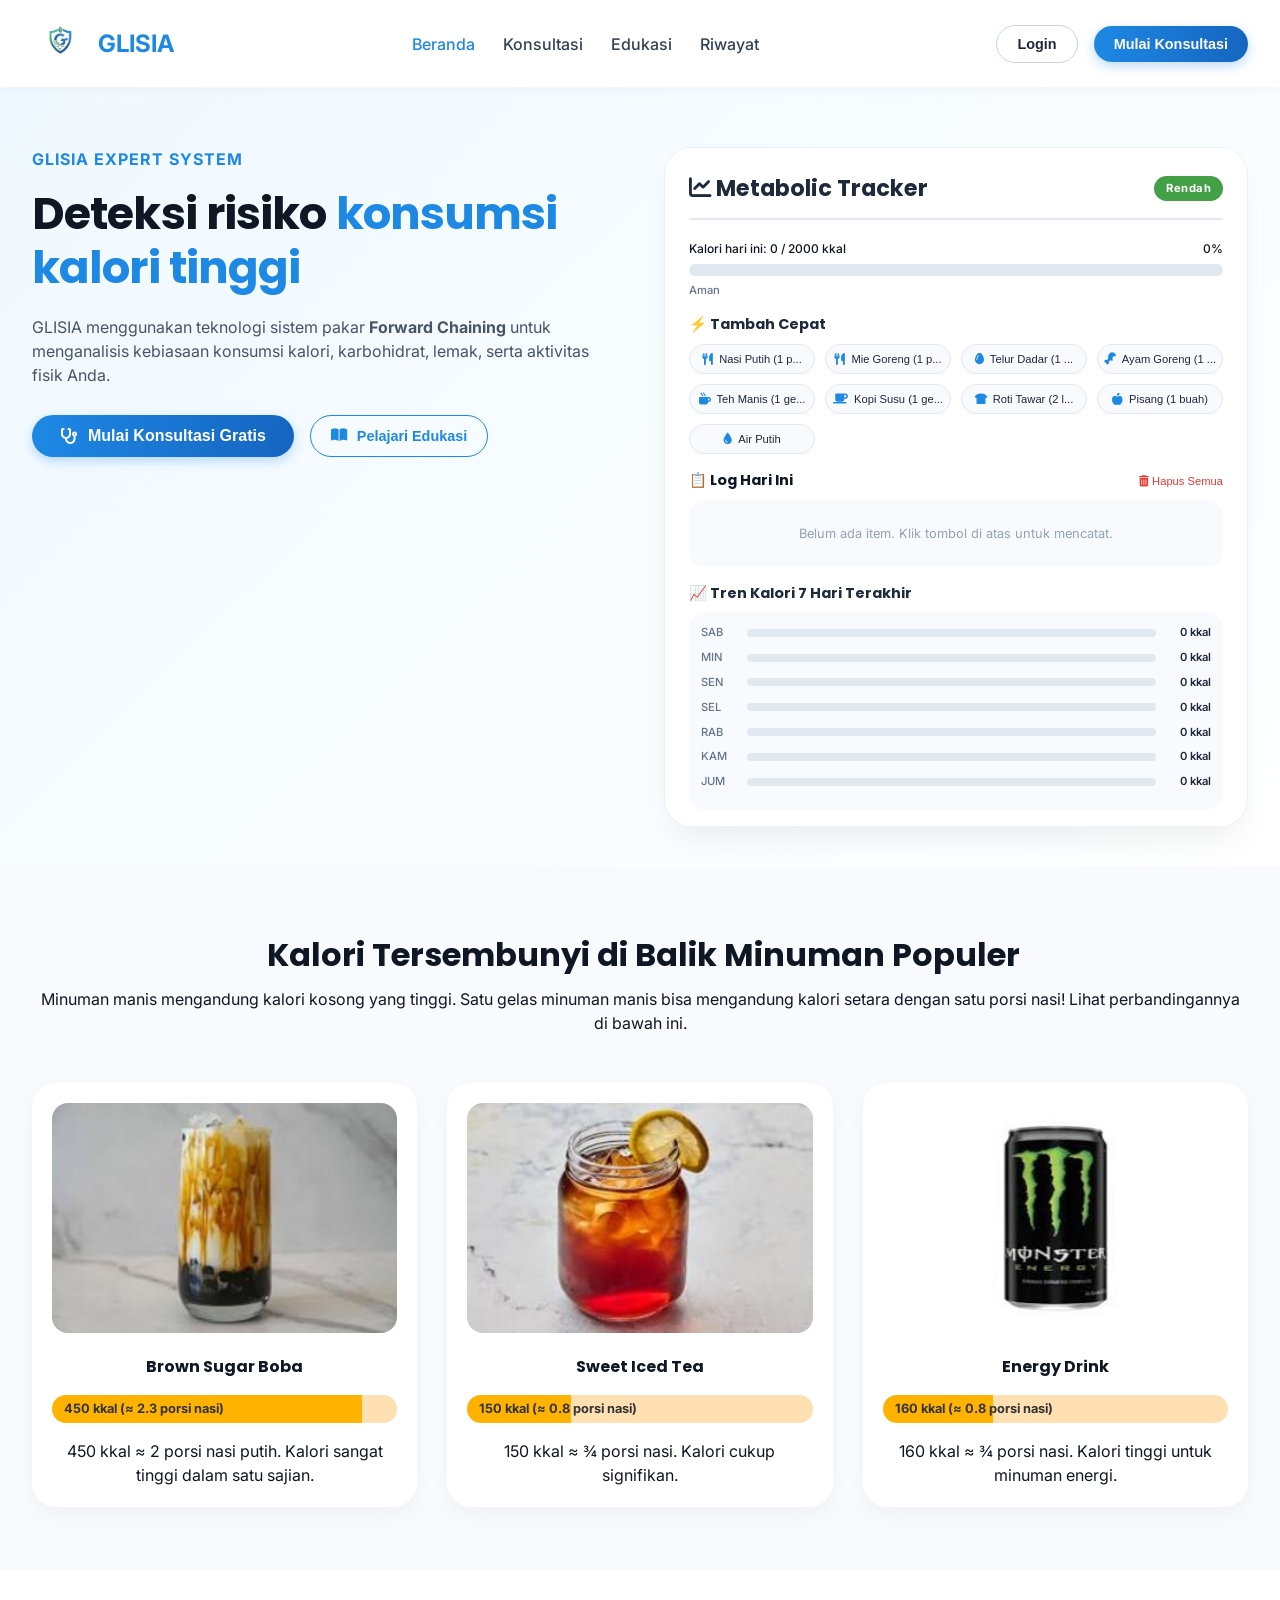
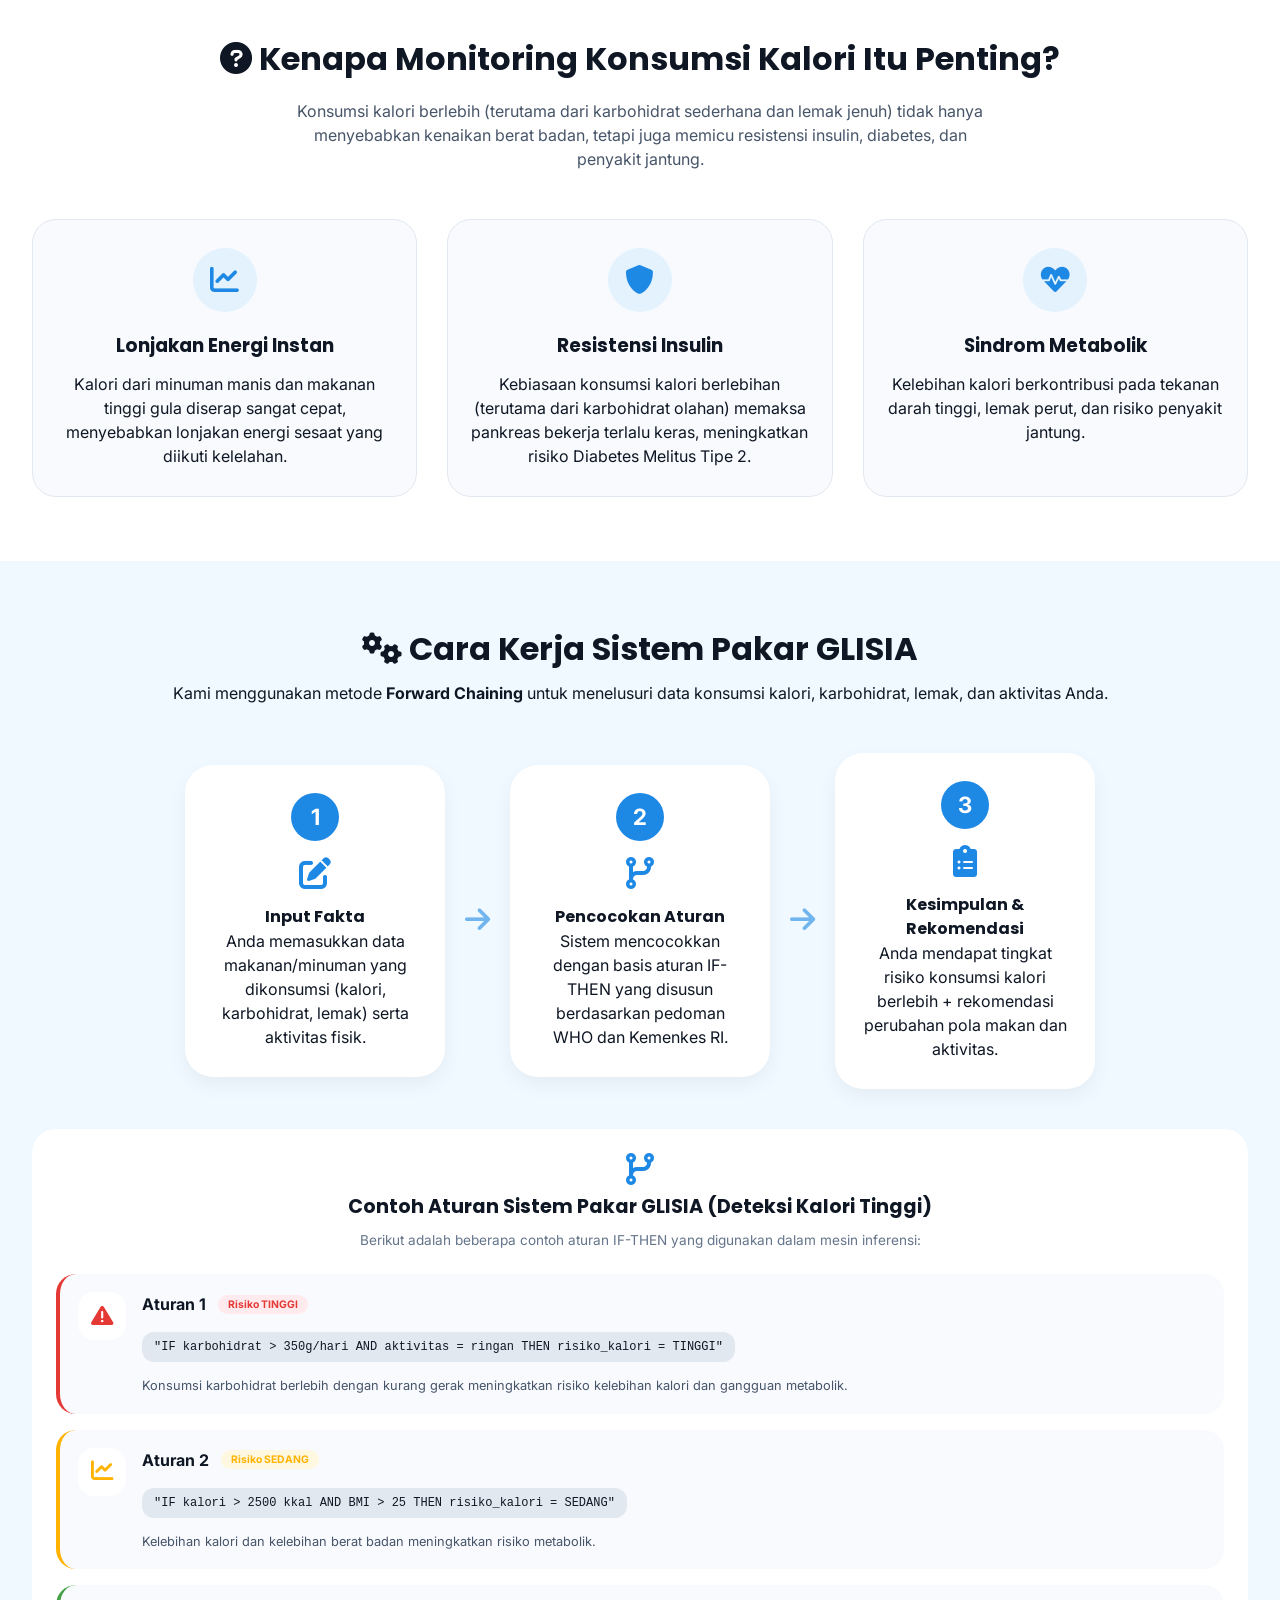
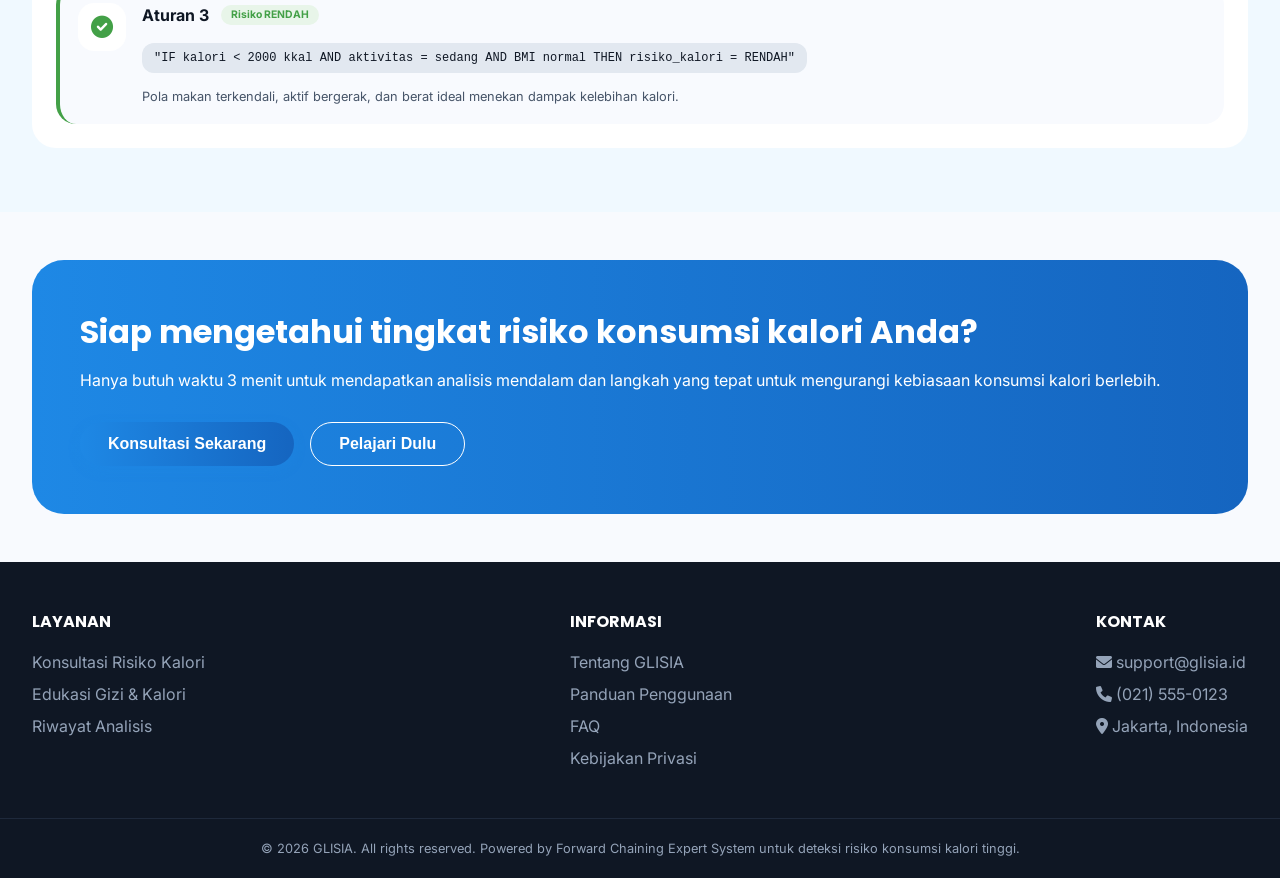
<file: frontend/index.html>
<!DOCTYPE html>
<html lang="id">

<head>
    <meta charset="UTF-8">
    <meta name="viewport" content="width=device-width, initial-scale=1.0, user-scalable=yes">
    <title>GLISIA - Deteksi Risiko Konsumsi Kalori Tinggi</title>
    <link
        href="https://fonts.googleapis.com/css2?family=Inter:wght@300;400;500;600;700;800&family=Poppins:wght@500;600;700&display=swap"
        rel="stylesheet">
    <link rel="stylesheet" href="https://cdnjs.cloudflare.com/ajax/libs/font-awesome/6.0.0-beta3/css/all.min.css">
    <link rel="stylesheet" href="css/style.css">
    <style>
        /* Penyesuaian untuk logo gambar dan teks - VERSI DIPERBESAR (tanpa badge) */
        .logo-img {
            height: 55px;
            width: auto;
            display: inline-block;
            vertical-align: middle;
        }

        .logo {
            display: flex;
            align-items: center;
            gap: 10px;
        }

        .logo i {
            display: none;
        }

        .logo-text {
            font-size: 1.5rem;
            font-weight: 700;
            color: #1E88E5;
            line-height: 1;
        }

        /* Badge tidak diperlukan lagi, tetapi jika ada class tetap, kita biarkan kosong */
        .badge-expert {
            display: none;
        }
    </style>
</head>

<body>

    <header class="header">
        <div class="container">
            <div class="header__inner">
                <div class="logo">
                    <img src="assets/images/Logo-Glisia.png" alt="GLISIA Logo" class="logo-img">
                    <span class="logo-text">GLISIA</span>
                    <!-- Hapus badge expert system -->
                </div>
                <nav class="nav">
                    <a href="index.html" class="active">Beranda</a>
                    <a href="konsultasi.html">Konsultasi</a>
                    <a href="edukasi.html">Edukasi</a>
                    <a href="riwayat.html">Riwayat</a>
                </nav>
                <div class="header__actions">
                    <div id="guestMenu">
                        <button class="btn btn--outline" id="btnLogin">Login</button>
                        <button class="btn btn--primary" id="btnMulaiKonsultasiGuest">Mulai Konsultasi</button>
                    </div>
                    <div id="userMenu" style="display: none;">
                        <div class="user-dropdown">
                            <button class="btn btn--outline" id="userDropdownBtn">
                                <i class="fas fa-user-circle"></i> <span id="userName"></span> <i
                                    class="fas fa-chevron-down"></i>
                            </button>
                            <div class="dropdown-content" id="dropdownContent">
                                <a href="riwayat.html"><i class="fas fa-history"></i> Riwayat</a>
                                <a href="#" id="adminPanelLink" style="display: none;"><i class="fas fa-cog"></i> Admin
                                    Panel</a>
                                <hr>
                                <a href="#" id="logoutBtn"><i class="fas fa-sign-out-alt"></i> Logout</a>
                            </div>
                        </div>
                        <button class="btn btn--primary" id="btnMulaiKonsultasi">Mulai Konsultasi</button>
                    </div>
                </div>
            </div>
        </div>
    </header>

    <main>
        <!-- Hero section -->
        <section id="beranda" class="hero-section">
            <div class="container">
                <div class="hero-grid">
                    <div class="hero__content">
                        <div class="hero__kicker">GLISIA EXPERT SYSTEM</div>
                        <h1>Deteksi risiko <span class="highlight">konsumsi kalori tinggi</span></h1>
                        <p>GLISIA menggunakan teknologi sistem pakar <strong>Forward Chaining</strong> untuk
                            menganalisis kebiasaan konsumsi kalori, karbohidrat, lemak, serta aktivitas fisik Anda.</p>
                        <div class="hero__cta">
                            <button class="btn btn--primary btn-large" id="heroKonsultasi"><i
                                    class="fas fa-stethoscope"></i> Mulai Konsultasi Gratis</button>
                            <button class="btn btn--secondary" id="heroEdukasi"><i class="fas fa-book-open"></i>
                                Pelajari Edukasi</button>
                        </div>
                    </div>
                    <div class="hero__right">
                        <div class="hero__card">
                            <div class="tracker-header">
                                <h3><i class="fas fa-chart-line"></i> Metabolic Tracker</h3>
                                <span class="risk-badge" id="dailyRiskBadge">Rendah</span>
                            </div>
                            <div class="daily-progress">
                                <div class="progress-label">
                                    <span>Kalori hari ini: <span id="totalCalories">0</span> / 2000 kkal</span>
                                    <span id="progressPercent">0%</span>
                                </div>
                                <div class="progress-bar">
                                    <div class="progress-fill" id="progressFill" style="width: 0%;"></div>
                                </div>
                                <div class="progress-status" id="progressStatus">Aman</div>
                            </div>
                            <div class="quick-add-section">
                                <h4>⚡ Tambah Cepat</h4>
                                <div class="quick-add-buttons" id="quickAddButtons">
                                    <div class="trend-loading">Memuat data makanan...</div>
                                </div>
                            </div>
                            <div class="daily-log">
                                <h4>📋 Log Hari Ini <button class="btn-clear-log" id="clearLogBtn"><i
                                            class="fas fa-trash-alt"></i> Hapus Semua</button></h4>
                                <div id="dailyLogList" class="daily-log-list">
                                    <div class="empty-log">Belum ada item. Klik tombol di atas untuk mencatat.</div>
                                </div>
                            </div>
                            <div class="weekly-trend">
                                <h4>📈 Tren Kalori 7 Hari Terakhir</h4>
                                <div class="trend-bars" id="trendBars">
                                    <div class="trend-loading">Memuat data...</div>
                                </div>
                            </div>
                            <div class="tips-section">
                                <h4><i class="fas fa-lightbulb"></i> Tips Sehat Hari Ini</h4>
                                <div class="tip-card" id="dailyTip">
                                    <p>💡 Ganti minuman manis dengan air putih atau infused water untuk mengurangi
                                        asupan kalori kosong harian.</p>
                                </div>
                            </div>
                            <div class="evidence-panel">
                                <h4><i class="fas fa-microchip"></i> Evidence untuk Sistem Pakar</h4>
                                <div id="evidenceContent">
                                    <p>🔥 Kalori harian: <strong id="evidenceCalories">0</strong> kkal</p>
                                    <p>🧈 Lemak harian: <strong id="evidenceFat">0</strong> g</p>
                                    <p>🍚 Karbohidrat harian: <strong id="evidenceCarbo">0</strong> g</p>
                                    <div class="rule-hint" id="ruleHint"></div>
                                </div>
                            </div>
                            <div class="tracker-note">
                                <i class="fas fa-info-circle"></i> Nilai nutrisi berdasarkan perkiraan. Gunakan
                                <strong>Konsultasi</strong> untuk analisis lebih akurat.
                            </div>
                        </div>
                    </div>
                </div>
            </div>
        </section>

        <!-- Visualisasi Kalori Tersembunyi -->
        <section class="section visualisasi">
            <div class="container">
                <div class="section-header">
                    <h2><i class="fas fa-chart-simple"></i> Kalori Tersembunyi di Balik Minuman Populer</h2>
                    <p>Minuman manis mengandung kalori kosong yang tinggi. Satu gelas minuman manis bisa mengandung
                        kalori setara dengan satu porsi nasi! Lihat perbandingannya di bawah ini.</p>
                </div>
                <div class="vis-grid">
                    <div class="vis-card">
                        <img src="assets/images/brown-sugar-boba.jpg" alt="Brown Sugar Boba" class="vis-img-real">
                        <h4>Brown Sugar Boba</h4>
                        <div class="calorie-bar" data-kalori="450"></div>
                        <p>450 kkal ≈ 2 porsi nasi putih. Kalori sangat tinggi dalam satu sajian.</p>
                    </div>
                    <div class="vis-card">
                        <img src="assets/images/sweet-iced-tea.jpg" alt="Sweet Iced Tea" class="vis-img-real">
                        <h4>Sweet Iced Tea</h4>
                        <div class="calorie-bar" data-kalori="150"></div>
                        <p>150 kkal ≈ ¾ porsi nasi. Kalori cukup signifikan.</p>
                    </div>
                    <div class="vis-card">
                        <img src="assets/images/energy-drink.jpg" alt="Energy Drink" class="vis-img-real">
                        <h4>Energy Drink</h4>
                        <div class="calorie-bar" data-kalori="160"></div>
                        <p>160 kkal ≈ ¾ porsi nasi. Kalori tinggi untuk minuman energi.</p>
                    </div>
                </div>
            </div>
        </section>

        <!-- Kenapa Monitoring Kalori Itu Penting -->
        <section id="edukasi" class="section why-section">
            <div class="container">
                <div class="why-header">
                    <h2><i class="fas fa-question-circle"></i> Kenapa Monitoring Konsumsi Kalori Itu Penting?</h2>
                    <p>Konsumsi kalori berlebih (terutama dari karbohidrat sederhana dan lemak jenuh) tidak hanya
                        menyebabkan kenaikan berat badan, tetapi juga memicu resistensi insulin, diabetes, dan penyakit
                        jantung.</p>
                </div>
                <div class="why-cards">
                    <div class="info-card">
                        <div class="icon"><i class="fas fa-chart-line"></i></div>
                        <h3>Lonjakan Energi Instan</h3>
                        <p>Kalori dari minuman manis dan makanan tinggi gula diserap sangat cepat, menyebabkan lonjakan
                            energi sesaat yang diikuti kelelahan.</p>
                    </div>
                    <div class="info-card">
                        <div class="icon"><i class="fas fa-shield-alt"></i></div>
                        <h3>Resistensi Insulin</h3>
                        <p>Kebiasaan konsumsi kalori berlebihan (terutama dari karbohidrat olahan) memaksa pankreas
                            bekerja terlalu keras, meningkatkan risiko Diabetes Melitus Tipe 2.</p>
                    </div>
                    <div class="info-card">
                        <div class="icon"><i class="fas fa-heartbeat"></i></div>
                        <h3>Sindrom Metabolik</h3>
                        <p>Kelebihan kalori berkontribusi pada tekanan darah tinggi, lemak perut, dan risiko penyakit
                            jantung.</p>
                    </div>
                </div>
            </div>
        </section>

        <!-- Cara Kerja Sistem Pakar -->
        <section class="section how-section">
            <div class="container">
                <div class="section-header">
                    <h2><i class="fas fa-cogs"></i> Cara Kerja Sistem Pakar GLISIA</h2>
                    <p>Kami menggunakan metode <strong>Forward Chaining</strong> untuk menelusuri data konsumsi kalori,
                        karbohidrat, lemak, dan aktivitas Anda.</p>
                </div>
                <div class="flow-steps">
                    <div class="flow-step">
                        <div class="step-number">1</div><i class="fas fa-edit"></i>
                        <h4>Input Fakta</h4>
                        <p>Anda memasukkan data makanan/minuman yang dikonsumsi (kalori, karbohidrat, lemak) serta
                            aktivitas fisik.</p>
                    </div>
                    <div class="flow-arrow"><i class="fas fa-arrow-right"></i></div>
                    <div class="flow-step">
                        <div class="step-number">2</div><i class="fas fa-code-branch"></i>
                        <h4>Pencocokan Aturan</h4>
                        <p>Sistem mencocokkan dengan basis aturan IF-THEN yang disusun berdasarkan pedoman WHO dan
                            Kemenkes RI.</p>
                    </div>
                    <div class="flow-arrow"><i class="fas fa-arrow-right"></i></div>
                    <div class="flow-step">
                        <div class="step-number">3</div><i class="fas fa-clipboard-list"></i>
                        <h4>Kesimpulan & Rekomendasi</h4>
                        <p>Anda mendapat tingkat risiko konsumsi kalori berlebih + rekomendasi perubahan pola makan dan
                            aktivitas.</p>
                    </div>
                </div>
                <div class="rule-section">
                    <div class="rule-header">
                        <i class="fas fa-code-branch"></i>
                        <h3>Contoh Aturan Sistem Pakar GLISIA (Deteksi Kalori Tinggi)</h3>
                        <p>Berikut adalah beberapa contoh aturan IF-THEN yang digunakan dalam mesin inferensi:</p>
                    </div>
                    <div class="rule-examples">
                        <div class="rule-example-item rule-high">
                            <div class="rule-icon"><i class="fas fa-exclamation-triangle"></i></div>
                            <div class="rule-content">
                                <div class="rule-title">Aturan 1 <span class="risk-badge-example high">Risiko
                                        TINGGI</span></div>
                                <code>"IF karbohidrat > 350g/hari AND aktivitas = ringan THEN risiko_kalori = TINGGI"</code>
                                <p class="rule-desc">Konsumsi karbohidrat berlebih dengan kurang gerak meningkatkan
                                    risiko kelebihan kalori dan gangguan metabolik.</p>
                            </div>
                        </div>
                        <div class="rule-example-item rule-medium">
                            <div class="rule-icon"><i class="fas fa-chart-line"></i></div>
                            <div class="rule-content">
                                <div class="rule-title">Aturan 2 <span class="risk-badge-example medium">Risiko
                                        SEDANG</span></div>
                                <code>"IF kalori > 2500 kkal AND BMI > 25 THEN risiko_kalori = SEDANG"</code>
                                <p class="rule-desc">Kelebihan kalori dan kelebihan berat badan meningkatkan risiko
                                    metabolik.</p>
                            </div>
                        </div>
                        <div class="rule-example-item rule-low">
                            <div class="rule-icon"><i class="fas fa-check-circle"></i></div>
                            <div class="rule-content">
                                <div class="rule-title">Aturan 3 <span class="risk-badge-example low">Risiko
                                        RENDAH</span></div>
                                <code>"IF kalori < 2000 kkal AND aktivitas = sedang AND BMI normal THEN risiko_kalori = RENDAH"</code>
                                <p class="rule-desc">Pola makan terkendali, aktif bergerak, dan berat ideal menekan
                                    dampak kelebihan kalori.</p>
                            </div>
                        </div>
                    </div>
                </div>
            </div>
        </section>

        <div class="container">
            <div class="cta-block">
                <div class="cta-text">
                    <h2>Siap mengetahui tingkat risiko konsumsi kalori Anda?</h2>
                    <p>Hanya butuh waktu 3 menit untuk mendapatkan analisis mendalam dan langkah yang tepat untuk
                        mengurangi kebiasaan konsumsi kalori berlebih.</p>
                </div>
                <div class="cta-buttons">
                    <button class="btn btn--primary btn-large" id="ctaKonsultasi">Konsultasi Sekarang</button>
                    <button class="btn btn--outline-light btn-large" id="ctaPelajari">Pelajari Dulu</button>
                </div>
            </div>
        </div>
    </main>

    <footer class="footer">
        <div class="container footer-inner">
            <div class="footer-col">
                <h4>LAYANAN</h4>
                <ul>
                    <li>Konsultasi Risiko Kalori</li>
                    <li>Edukasi Gizi & Kalori</li>
                    <li>Riwayat Analisis</li>
                </ul>
            </div>
            <div class="footer-col">
                <h4>INFORMASI</h4>
                <ul>
                    <li>Tentang GLISIA</li>
                    <li>Panduan Penggunaan</li>
                    <li>FAQ</li>
                    <li>Kebijakan Privasi</li>
                </ul>
            </div>
            <div class="footer-col">
                <h4>KONTAK</h4>
                <ul>
                    <li><i class="fas fa-envelope"></i> support@glisia.id</li>
                    <li><i class="fas fa-phone"></i> (021) 555-0123</li>
                    <li><i class="fas fa-map-marker-alt"></i> Jakarta, Indonesia</li>
                </ul>
            </div>
        </div>
        <div class="footer-bottom">
            <p>&copy; 2026 GLISIA. All rights reserved. Powered by Forward Chaining Expert System untuk deteksi risiko
                konsumsi kalori tinggi.</p>
        </div>
    </footer>

    <script src="js/main.js"></script>
    <script>
        // Timpa behavior tombol edukasi agar redirect ke halaman edukasi.html
        (function () {
            const heroEdukasi = document.getElementById('heroEdukasi');
            const ctaPelajari = document.getElementById('ctaPelajari');
            function goToEdukasi() {
                window.location.href = 'edukasi.html';
            }
            if (heroEdukasi) heroEdukasi.onclick = goToEdukasi;
            if (ctaPelajari) ctaPelajari.onclick = goToEdukasi;
        })();

        // Render kalori bar untuk visualisasi
        document.querySelectorAll('.calorie-bar').forEach(bar => {
            const kalori = parseFloat(bar.dataset.kalori);
            const maxKalori = 500;
            const percent = Math.min((kalori / maxKalori) * 100, 100);
            bar.style.background = `linear-gradient(90deg, #FFB300 ${percent}%, #FFE0B2 ${percent}%)`;
            const nasiCount = (kalori / 200).toFixed(1);
            bar.innerHTML = `${kalori} kkal (≈ ${nasiCount} porsi nasi)`;
            bar.style.height = '28px';
            bar.style.borderRadius = '30px';
            bar.style.margin = '16px 0';
            bar.style.overflow = 'hidden';
            bar.style.lineHeight = '28px';
            bar.style.fontSize = '0.8rem';
            bar.style.fontWeight = 'bold';
            bar.style.paddingLeft = '12px';
            bar.style.textAlign = 'left';
            bar.style.color = '#333';
        });
    </script>
</body>

</html>
</file>
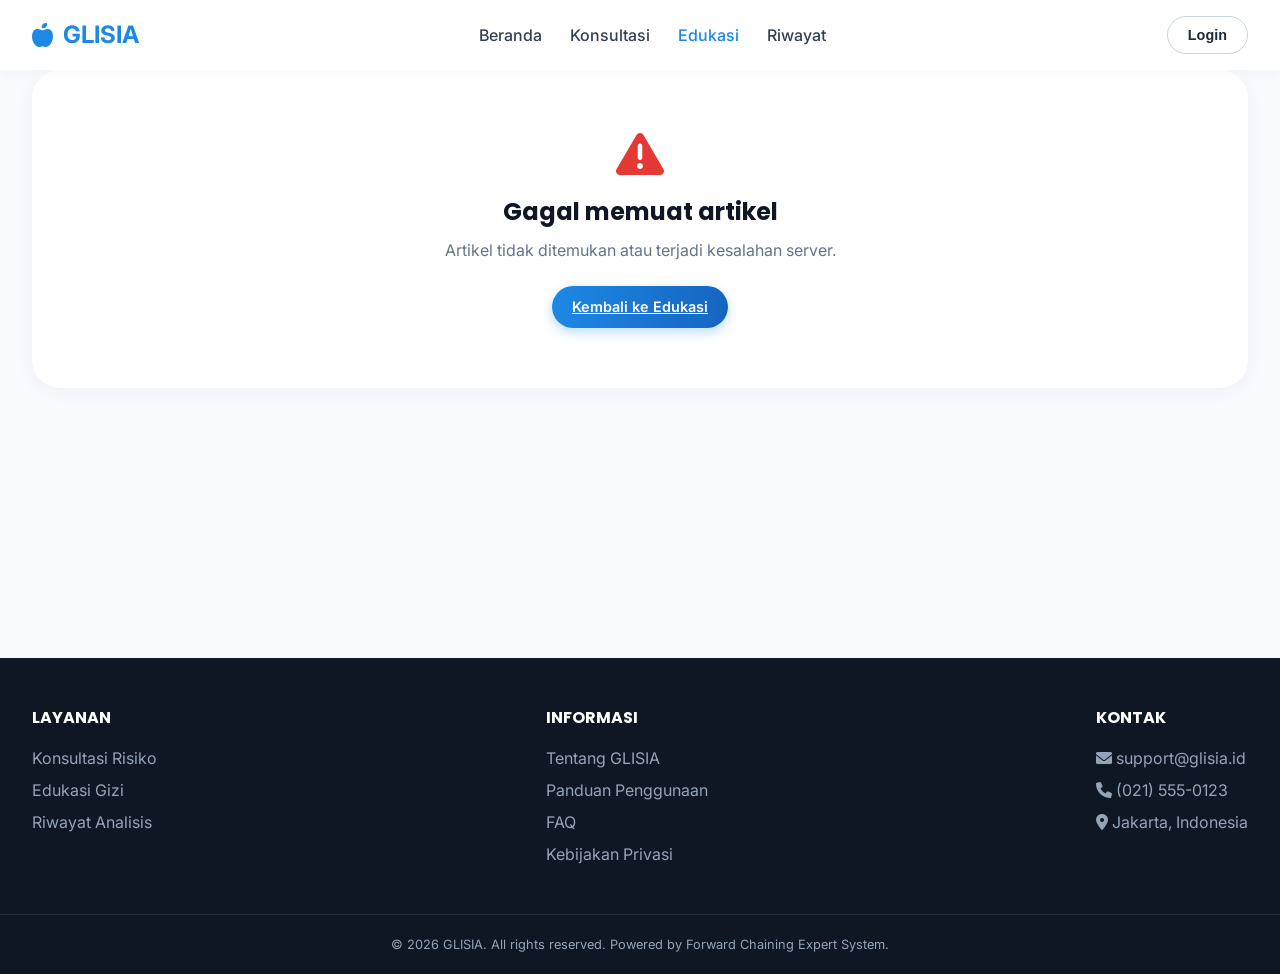
<file: frontend/edukasi-detail.html>
<!DOCTYPE html>
<html lang="id">
<head>
    <meta charset="UTF-8">
    <meta name="viewport" content="width=device-width, initial-scale=1.0, user-scalable=yes">
    <title>GLISIA - Detail Edukasi</title>
    <link href="https://fonts.googleapis.com/css2?family=Inter:wght@300;400;500;600;700;800&family=Poppins:wght@500;600;700&display=swap" rel="stylesheet">
    <link rel="stylesheet" href="https://cdnjs.cloudflare.com/ajax/libs/font-awesome/6.0.0-beta3/css/all.min.css">
    <link rel="stylesheet" href="css/edukasi-detail.css">
    <link rel="stylesheet" href="css/style.css">
    <style>
        /* Tambahan kecil untuk header actions agar rapi */
        .header__actions {
            display: flex;
            align-items: center;
            gap: 16px;
        }
        .user-dropdown {
            position: relative;
            display: inline-block;
        }
        .dropdown-content {
            display: none;
            position: absolute;
            right: 0;
            background: white;
            min-width: 180px;
            border-radius: 12px;
            box-shadow: 0 8px 16px rgba(0,0,0,0.1);
            z-index: 100;
        }
        .user-dropdown:hover .dropdown-content {
            display: block;
        }
        .dropdown-content a {
            display: flex;
            align-items: center;
            gap: 10px;
            padding: 12px 16px;
            text-decoration: none;
            color: #1E293B;
            border-bottom: 1px solid #E2E8F0;
        }
        .dropdown-content a:hover {
            background: #F1F5F9;
        }
        .dropdown-content hr {
            margin: 0;
            border-color: #E2E8F0;
        }
    </style>
</head>
<body>

<header class="header">
    <div class="container">
        <div class="header__inner">
            <div class="logo"><i class="fas fa-apple-alt"></i> GLISIA <span class="badge-expert">EXPERT SYSTEM</span></div>
            <nav class="nav">
                <a href="index.html">Beranda</a>
                <a href="konsultasi.html">Konsultasi</a>
                <a href="edukasi.html" class="active">Edukasi</a>
                <a href="riwayat.html">Riwayat</a>
            </nav>
            <div class="header__actions">
                <div id="guestMenu">
                    <button class="btn btn--outline" id="btnLogin">Login</button>
                </div>
                <div id="userMenu" style="display: none;">
                    <div class="user-dropdown">
                        <button class="btn btn--outline" id="userDropdownBtn">
                            <i class="fas fa-user-circle"></i> <span id="userName"></span> <i class="fas fa-chevron-down"></i>
                        </button>
                        <div class="dropdown-content" id="dropdownContent">
                            <a href="riwayat.html"><i class="fas fa-history"></i> Riwayat</a>
                            <a href="#" id="adminPanelLink" style="display: none;"><i class="fas fa-cog"></i> Admin Panel</a>
                            <hr>
                            <a href="#" id="logoutBtn"><i class="fas fa-sign-out-alt"></i> Logout</a>
                        </div>
                    </div>
                </div>
            </div>
        </div>
    </div>
</header>

<main>
    <div class="container detail-container">
        <!-- Loading state -->
        <div id="loadingState" class="loading-state">
            <i class="fas fa-spinner fa-pulse"></i> Memuat artikel...
        </div>

        <!-- Error state -->
        <div id="errorState" class="error-state" style="display: none;">
            <i class="fas fa-exclamation-triangle"></i>
            <h3>Gagal memuat artikel</h3>
            <p>Artikel tidak ditemukan atau terjadi kesalahan server.</p>
            <a href="edukasi.html" class="btn btn--primary">Kembali ke Edukasi</a>
        </div>

        <!-- Konten artikel akan diisi oleh JavaScript -->
        <article id="articleContent" class="article-content" style="display: none;">
            <div class="article-header">
                <div class="article-category" id="articleCategory"></div>
                <h1 id="articleTitle"></h1>
                <div class="article-meta" id="articleMeta"></div>
            </div>
            <div class="article-body" id="articleBody"></div>
            <div class="article-footer">
                <a href="edukasi.html" class="btn btn--outline"><i class="fas fa-arrow-left"></i> Kembali ke Edukasi</a>
                <div class="share-buttons">
                    <span>Bagikan:</span>
                    <button id="shareTwitter" class="share-btn"><i class="fab fa-twitter"></i></button>
                    <button id="shareFacebook" class="share-btn"><i class="fab fa-facebook"></i></button>
                    <button id="shareWhatsapp" class="share-btn"><i class="fab fa-whatsapp"></i></button>
                </div>
            </div>
        </article>
    </div>
</main>

<footer class="footer">
    <div class="container footer-inner">
        <div class="footer-col">
            <h4>LAYANAN</h4>
            <ul>
                <li>Konsultasi Risiko</li>
                <li>Edukasi Gizi</li>
                <li>Riwayat Analisis</li>
            </ul>
        </div>
        <div class="footer-col">
            <h4>INFORMASI</h4>
            <ul>
                <li>Tentang GLISIA</li>
                <li>Panduan Penggunaan</li>
                <li>FAQ</li>
                <li>Kebijakan Privasi</li>
            </ul>
        </div>
        <div class="footer-col">
            <h4>KONTAK</h4>
            <ul>
                <li><i class="fas fa-envelope"></i> support@glisia.id</li>
                <li><i class="fas fa-phone"></i> (021) 555-0123</li>
                <li><i class="fas fa-map-marker-alt"></i> Jakarta, Indonesia</li>
            </ul>
        </div>
    </div>
    <div class="footer-bottom">
        <p>&copy; 2026 GLISIA. All rights reserved. Powered by Forward Chaining Expert System.</p>
    </div>
</footer>

<script src="js/edukasi-detail.js"></script>
</body>
</html>
</file>
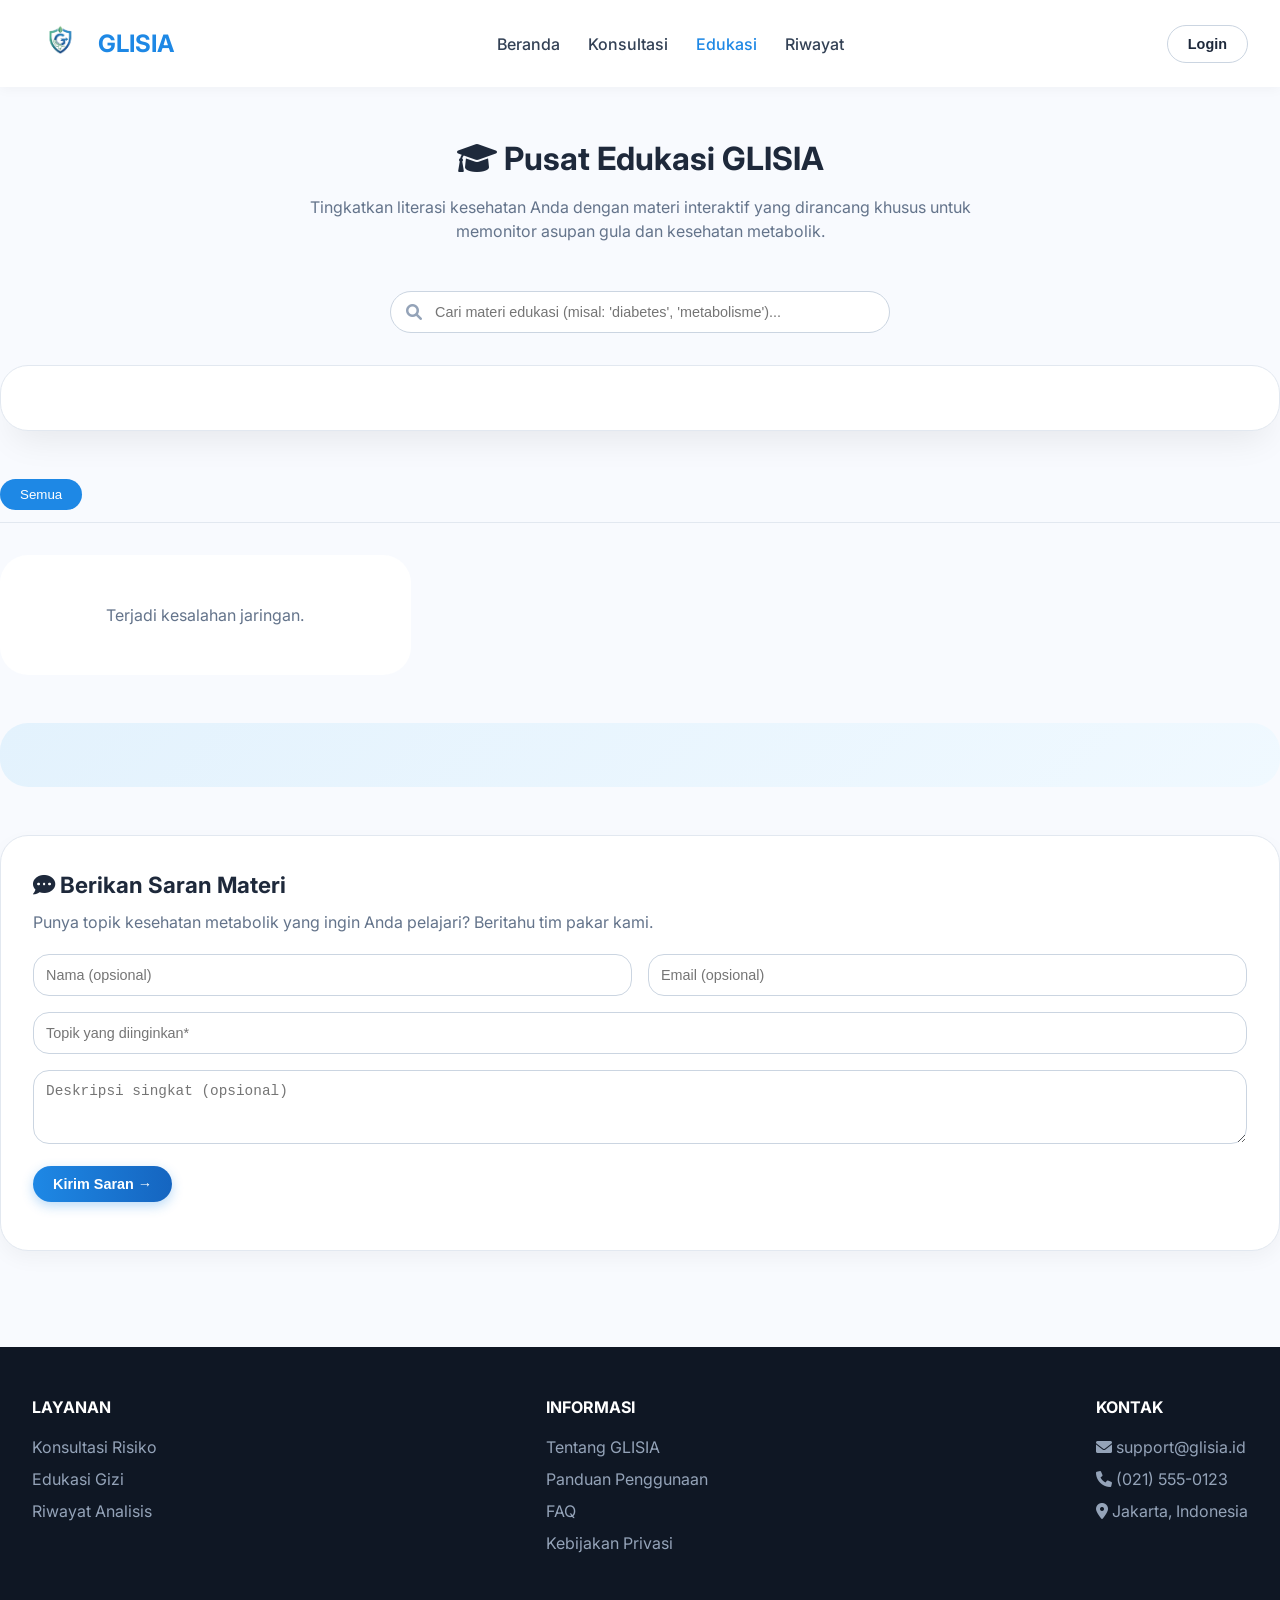
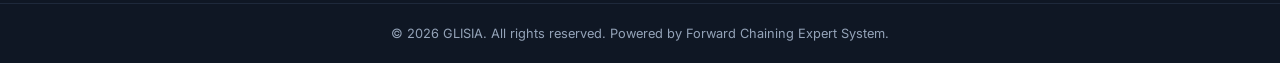
<file: frontend/edukasi.html>
<!DOCTYPE html>
<html lang="id">
<head>
    <meta charset="UTF-8">
    <meta name="viewport" content="width=device-width, initial-scale=1.0, user-scalable=yes">
    <title>GLISIA - Pusat Edukasi</title>
    <link href="https://fonts.googleapis.com/css2?family=Inter:wght@300;400;500;600;700;800&family=Poppins:wght@500;600;700&display=swap" rel="stylesheet">
    <link rel="stylesheet" href="https://cdnjs.cloudflare.com/ajax/libs/font-awesome/6.0.0-beta3/css/all.min.css">
    <!-- CSS eksternal untuk edukasi (akan Anda atur sendiri) -->
    <link rel="stylesheet" href="css/edukasi.css">
    <style>
        /* Penyesuaian logo dan badge (sama seperti halaman konsultasi) */
        .logo-img {
            height: 55px;
            width: auto;
            display: inline-block;
            vertical-align: middle;
        }
        .logo {
            display: flex;
            align-items: center;
            gap: 10px;
        }
        .logo i {
            display: none;
        }
        .logo-text {
            font-size: 1.5rem;
            font-weight: 700;
            color: #1E88E5;
            line-height: 1;
        }
        /* Badge disembunyikan sepenuhnya */
        .badge-expert {
            display: none;
        }
    </style>
</head>
<body>

<header class="header">
    <div class="container">
        <div class="header__inner">
            <div class="logo">
                <img src="assets/images/Logo-Glisia.png" alt="GLISIA Logo" class="logo-img">
                <span class="logo-text">GLISIA</span>
                <!-- Badge EXPERT SYSTEM telah dihapus -->
            </div>
            <nav class="nav">
                <a href="index.html">Beranda</a>
                <a href="konsultasi.html">Konsultasi</a>
                <a href="edukasi.html" class="active">Edukasi</a>
                <a href="riwayat.html">Riwayat</a>
            </nav>
            <div class="header__actions">
                <div id="guestMenu">
                    <button class="btn btn--outline" id="btnLogin">Login</button>
                </div>
                <div id="userMenu" style="display: none;">
                    <div class="user-dropdown">
                        <button class="btn btn--outline" id="userDropdownBtn">
                            <i class="fas fa-user-circle"></i> <span id="userName"></span> <i class="fas fa-chevron-down"></i>
                        </button>
                        <div class="dropdown-content">
                            <a href="riwayat.html"><i class="fas fa-history"></i> Riwayat</a>
                            <a href="#" id="adminPanelLink" style="display: none;"><i class="fas fa-cog"></i> Admin Panel</a>
                            <hr>
                            <a href="#" id="logoutBtn"><i class="fas fa-sign-out-alt"></i> Logout</a>
                        </div>
                    </div>
                </div>
            </div>
        </div>
    </div>
</header>

<main>
    <div class="container edukasi-container">
        <div class="edukasi-header">
            <h1><i class="fas fa-graduation-cap"></i> Pusat Edukasi GLISIA</h1>
            <p>Tingkatkan literasi kesehatan Anda dengan materi interaktif yang dirancang khusus untuk memonitor asupan gula dan kesehatan metabolik.</p>
        </div>

        <!-- Search Bar -->
        <div class="search-edukasi">
            <div class="search-input-wrapper">
                <i class="fas fa-search"></i>
                <input type="text" id="searchEdukasi" placeholder="Cari materi edukasi (misal: 'diabetes', 'metabolisme')...">
            </div>
        </div>

        <!-- Modul Unggulan (random) -->
        <div class="featured-module" id="featuredModule"></div>

        <!-- Filter Kategori (dinamis dari data) -->
        <div class="filter-bar" id="filterBar">
            <button class="filter-btn active" data-kategori="semua">Semua</button>
            <!-- kategori akan ditambahkan oleh JS -->
        </div>

        <!-- Daftar Materi -->
        <div class="materi-grid" id="materiGrid">
            <div class="loading-spinner"><i class="fas fa-spinner fa-pulse"></i> Memuat materi...</div>
        </div>

        <!-- Tips Callout -->
        <div class="tips-callout" id="tipsCallout"></div>

        <!-- Form Saran Materi -->
        <div class="saran-materi">
            <h3><i class="fas fa-comment-dots"></i> Berikan Saran Materi</h3>
            <p>Punya topik kesehatan metabolik yang ingin Anda pelajari? Beritahu tim pakar kami.</p>
            <form id="saranForm">
                <div class="form-row-saran">
                    <input type="text" id="saranNama" placeholder="Nama (opsional)">
                    <input type="email" id="saranEmail" placeholder="Email (opsional)">
                </div>
                <input type="text" id="saranTopik" placeholder="Topik yang diinginkan*" required>
                <textarea id="saranDeskripsi" rows="3" placeholder="Deskripsi singkat (opsional)"></textarea>
                <button type="submit" class="btn btn--primary">Kirim Saran →</button>
            </form>
            <div id="saranStatus" class="saran-status"></div>
        </div>
    </div>
</main>

<footer class="footer">
    <div class="container footer-inner">
        <div class="footer-col">
            <h4>LAYANAN</h4>
            <ul><li>Konsultasi Risiko</li><li>Edukasi Gizi</li><li>Riwayat Analisis</li></ul>
        </div>
        <div class="footer-col">
            <h4>INFORMASI</h4>
            <ul><li>Tentang GLISIA</li><li>Panduan Penggunaan</li><li>FAQ</li><li>Kebijakan Privasi</li></ul>
        </div>
        <div class="footer-col">
            <h4>KONTAK</h4>
            <ul><li><i class="fas fa-envelope"></i> support@glisia.id</li><li><i class="fas fa-phone"></i> (021) 555-0123</li><li><i class="fas fa-map-marker-alt"></i> Jakarta, Indonesia</li></ul>
        </div>
    </div>
    <div class="footer-bottom">
        <p>&copy; 2026 GLISIA. All rights reserved. Powered by Forward Chaining Expert System.</p>
    </div>
</footer>

<!-- Modal Detail Artikel -->
<div id="detailModal" class="modal">
    <div class="modal-content detail-modal-content">
        <span class="close-modal">&times;</span>
        <div id="detailContent"></div>
    </div>
</div>

<!-- Script (gambar-otomatis & edukasi) -->
<script src="js/gambar-otomatis.js"></script>
<script src="js/edukasi.js"></script>
</body>
</html>
</file>
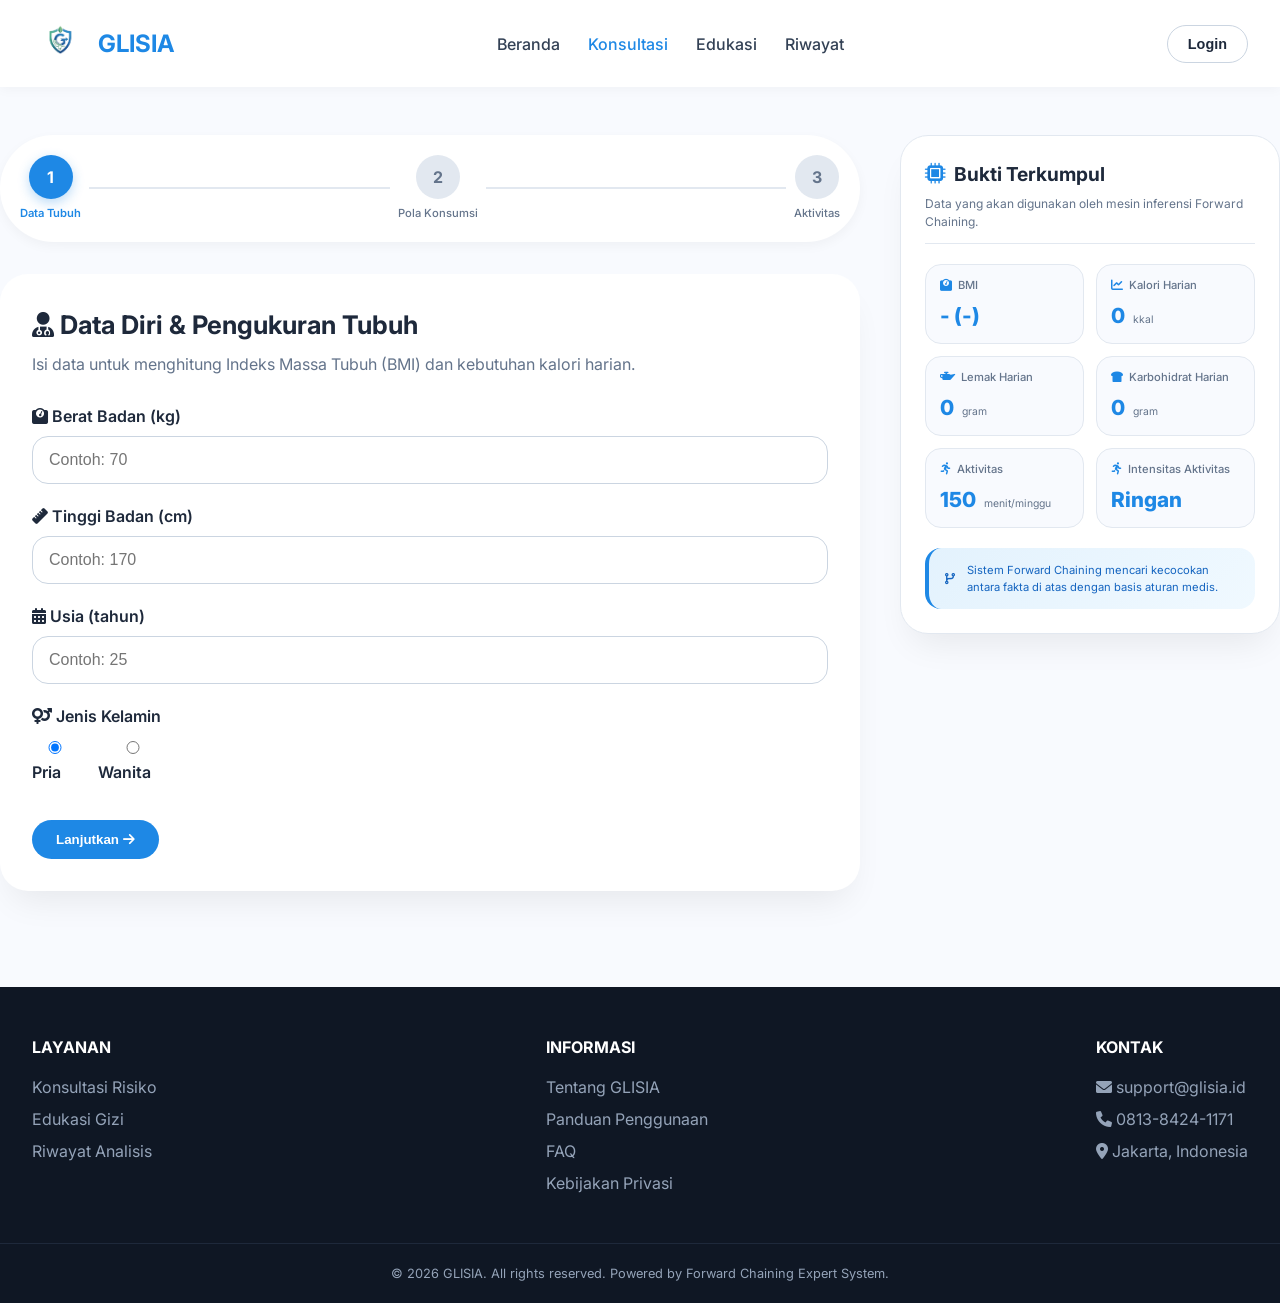
<file: frontend/konsultasi.html>
<!DOCTYPE html>
<html lang="id">

<head>
    <meta charset="UTF-8">
    <meta name="viewport" content="width=device-width, initial-scale=1.0, user-scalable=yes">
    <title>GLISIA - Konsultasi Risiko Metabolik</title>
    <link
        href="https://fonts.googleapis.com/css2?family=Inter:wght@300;400;500;600;700;800&family=Poppins:wght@500;600;700&display=swap"
        rel="stylesheet">
    <link rel="stylesheet" href="https://cdnjs.cloudflare.com/ajax/libs/font-awesome/6.0.0-beta3/css/all.min.css">
    <link rel="stylesheet" href="css/konsultasi.css">
    <style>
        /* Penyesuaian untuk logo gambar dan teks - VERSI DIPERBESAR (tanpa badge) */
        .logo-img {
            height: 55px;
            width: auto;
            display: inline-block;
            vertical-align: middle;
        }

        .logo {
            display: flex;
            align-items: center;
            gap: 10px;
        }

        .logo i {
            display: none;
        }

        .logo-text {
            font-size: 1.5rem;
            font-weight: 700;
            color: #1E88E5;
            line-height: 1;
        }

        /* Badge disembunyikan */
        .badge-expert {
            display: none;
        }
    </style>
</head>

<body>

    <header class="header">
        <div class="container">
            <div class="header__inner">
                <div class="logo">
                    <img src="assets/images/Logo-Glisia.png" alt="GLISIA Logo" class="logo-img">
                    <span class="logo-text">GLISIA</span>
                    <!-- Badge EXPERT SYSTEM telah dihapus -->
                </div>
                <nav class="nav">
                    <a href="index.html">Beranda</a>
                    <a href="konsultasi.html" class="active">Konsultasi</a>
                    <a href="edukasi.html">Edukasi</a>
                    <a href="riwayat.html">Riwayat</a>
                </nav>
                <div class="header__actions">
                    <div id="guestMenu">
                        <button class="btn btn--outline" id="btnLogin">Login</button>
                    </div>
                    <div id="userMenu" style="display: none;">
                        <div class="user-dropdown">
                            <button class="btn btn--outline" id="userDropdownBtn">
                                <i class="fas fa-user-circle"></i> <span id="userName"></span> <i class="fas fa-chevron-down"></i>
                            </button>
                            <div class="dropdown-content">
                                <a href="riwayat.html"><i class="fas fa-history"></i> Riwayat</a>
                                <a href="#" id="adminPanelLink" style="display: none;"><i class="fas fa-cog"></i> Admin Panel</a>
                                <hr>
                                <a href="#" id="logoutBtn"><i class="fas fa-sign-out-alt"></i> Logout</a>
                            </div>
                        </div>
                    </div>
                </div>
            </div>
        </div>
    </header>

    <main>
        <div class="container konsultasi-container">
            <div class="konsultasi-grid">
                <!-- Kolom Kiri: Form Progress -->
                <div class="konsultasi-left">
                    <div class="progress-indicator">
                        <div class="step active" data-step="1">
                            <div class="step-circle">1</div>
                            <span>Data Tubuh</span>
                        </div>
                        <div class="step-line"></div>
                        <div class="step" data-step="2">
                            <div class="step-circle">2</div>
                            <span>Pola Konsumsi</span>
                        </div>
                        <div class="step-line"></div>
                        <div class="step" data-step="3">
                            <div class="step-circle">3</div>
                            <span>Aktivitas</span>
                        </div>
                    </div>

                    <form id="consultationForm" novalidate>
                        <!-- Step 1: Data Tubuh & Demografi -->
                        <div class="form-step active" id="step1">
                            <div class="step-header">
                                <h2><i class="fas fa-user-md"></i> Data Diri & Pengukuran Tubuh</h2>
                                <p>Isi data untuk menghitung Indeks Massa Tubuh (BMI) dan kebutuhan kalori harian.</p>
                            </div>
                            <div class="form-group">
                                <label><i class="fas fa-weight-scale"></i> Berat Badan (kg)</label>
                                <input type="number" id="weight" step="0.1" placeholder="Contoh: 70">
                            </div>
                            <div class="form-group">
                                <label><i class="fas fa-ruler"></i> Tinggi Badan (cm)</label>
                                <input type="number" id="height" step="0.1" placeholder="Contoh: 170">
                            </div>
                            <div class="form-group">
                                <label><i class="fas fa-calendar-alt"></i> Usia (tahun)</label>
                                <input type="number" id="usia" step="1" placeholder="Contoh: 25">
                            </div>
                            <div class="form-group">
                                <label><i class="fas fa-venus-mars"></i> Jenis Kelamin</label>
                                <div class="radio-group">
                                    <label><input type="radio" name="jenis_kelamin" value="pria" checked> Pria</label>
                                    <label><input type="radio" name="jenis_kelamin" value="wanita"> Wanita</label>
                                </div>
                            </div>
                            <div class="step-buttons">
                                <button type="button" class="btn-next" data-next="2">Lanjutkan <i class="fas fa-arrow-right"></i></button>
                            </div>
                        </div>

                        <!-- Step 2: Pola Konsumsi -->
                        <div class="form-step" id="step2">
                            <div class="step-header">
                                <h2><i class="fas fa-utensils"></i> Pola Konsumsi Harian</h2>
                                <p>Informasi asupan kalori, lemak, dan karbohidrat untuk analisis risiko metabolik.</p>
                            </div>
                            <div class="form-group">
                                <label><i class="fas fa-chart-line"></i> Total Kalori Harian (kkal)</label>
                                <input type="number" id="calories" step="50" placeholder="Contoh: 2100">
                                <small class="helper">💡 Bisa diisi manual atau gunakan <button type="button" id="openFoodSearchBtn" class="link-btn">Kalkulator Kalori & Lemak</button></small>
                            </div>
                            <div class="form-group">
                                <label><i class="fas fa-oil-can"></i> Total Lemak Harian (gram)</label>
                                <input type="number" id="fat_harian" step="1" placeholder="Contoh: 60">
                            </div>
                            <div class="form-group">
                                <label><i class="fas fa-bread-slice"></i> Total Karbohidrat Harian (gram)</label>
                                <input type="number" id="carbo_harian" step="1" placeholder="Contoh: 250">
                                <small class="helper">Sumber karbohidrat kompleks lebih baik untuk kesehatan.</small>
                            </div>
                            <div class="step-buttons">
                                <button type="button" class="btn-prev" data-prev="1"><i class="fas fa-arrow-left"></i> Sebelumnya</button>
                                <button type="button" class="btn-next" data-next="3">Lanjutkan <i class="fas fa-arrow-right"></i></button>
                            </div>
                        </div>

                        <!-- Step 3: Aktivitas -->
                        <div class="form-step" id="step3">
                            <div class="step-header">
                                <h2><i class="fas fa-running"></i> Aktivitas Fisik</h2>
                                <p>Seberapa aktif Anda dalam seminggu? Pilih intensitas dan durasi aktivitas Anda.</p>
                            </div>

                            <!-- Intensitas Aktivitas -->
                            <div class="form-group">
                                <label><i class="fas fa-fire"></i> Intensitas Aktivitas *</label>
                                <div class="intensity-options">
                                    <label class="intensity-card">
                                        <input type="radio" name="intensity" value="ringan" checked>
                                        <div class="intensity-content">
                                            <i class="fas fa-walking"></i>
                                            <strong>Ringan</strong>
                                            <span>Berjalan santai, bekerja di meja, aktivitas rumah tangga ringan</span>
                                            <small>Tidak menyebabkan peningkatan detak jantung signifikan</small>
                                        </div>
                                    </label>
                                    <label class="intensity-card">
                                        <input type="radio" name="intensity" value="sedang">
                                        <div class="intensity-content">
                                            <i class="fas fa-bicycle"></i>
                                            <strong>Sedang</strong>
                                            <span>Berjalan cepat, bersepeda santai, senam ringan, menari</span>
                                            <small>Detak jantung meningkat, masih bisa berbicara normal</small>
                                        </div>
                                    </label>
                                    <label class="intensity-card">
                                        <input type="radio" name="intensity" value="berat">
                                        <div class="intensity-content">
                                            <i class="fas fa-running"></i>
                                            <strong>Berat</strong>
                                            <span>Berlari, olahraga intensif, angkat beban berat, HIIT</span>
                                            <small>Detak jantung meningkat signifikan, sulit berbicara</small>
                                        </div>
                                    </label>
                                </div>
                            </div>

                            <!-- Durasi Aktivitas -->
                            <div class="form-group">
                                <label><i class="fas fa-clock"></i> Durasi Aktivitas per Minggu (menit) *</label>
                                <input type="number" id="activity_duration" step="5" value="150" placeholder="Contoh: 150">
                                <small class="helper">Rekomendasi WHO: minimal 150 menit aktivitas sedang atau 75 menit aktivitas berat per minggu</small>
                            </div>

                            <div class="met-info">
                                <i class="fas fa-chart-line"></i>
                                <span>Berdasarkan intensitas dan durasi, sistem akan menghitung estimasi pembakaran kalori dan pengaruhnya terhadap metabolisme.</span>
                            </div>

                            <!-- Daftar Aktivitas: DROPDOWN MODERN MULTI-SELECT -->
                            <div class="form-group">
                                <label><i class="fas fa-tasks"></i> Aktivitas yang Sering Dilakukan (pilih sesuai intensitas)</label>
                                <div class="multiselect-dropdown" id="aktivitasDropdown">
                                    <div class="dropdown-btn" id="dropdownBtn">
                                        <span id="selectedText">Pilih aktivitas...</span>
                                        <span class="dropdown-icon">▼</span>
                                    </div>
                                    <div class="dropdown-menu" id="dropdownMenu"></div>
                                </div>
                                <div class="selected-tags" id="tagContainer"></div>
                                <small class="helper">Centang aktivitas yang sesuai dengan intensitas pilihan Anda. Ini membantu kami memahami kebiasaan olahraga Anda.</small>
                            </div>

                            <div class="step-buttons">
                                <button type="button" class="btn-prev" data-prev="2"><i class="fas fa-arrow-left"></i> Sebelumnya</button>
                                <button type="submit" class="btn-submit">Analisis Risiko <i class="fas fa-chart-line"></i></button>
                            </div>
                        </div>
                    </form>
                </div>

                <!-- Kolom Kanan: Evidence Panel -->
                <div class="konsultasi-right">
                    <div class="evidence-card">
                        <h3><i class="fas fa-microchip"></i> Bukti Terkumpul</h3>
                        <p class="evidence-sub">Data yang akan digunakan oleh mesin inferensi Forward Chaining.</p>
                        <div class="evidence-grid">
                            <div class="evidence-item">
                                <div class="evidence-label"><i class="fas fa-weight-scale"></i> BMI</div>
                                <span class="evidence-value" id="evidenceBMI">-</span>
                            </div>
                            <div class="evidence-item">
                                <div class="evidence-label"><i class="fas fa-chart-line"></i> Kalori Harian</div>
                                <span class="evidence-value" id="evidenceCalories">0</span>
                                <span class="evidence-unit">kkal</span>
                            </div>
                            <div class="evidence-item">
                                <div class="evidence-label"><i class="fas fa-oil-can"></i> Lemak Harian</div>
                                <span class="evidence-value" id="evidenceFat">0</span>
                                <span class="evidence-unit">gram</span>
                            </div>
                            <div class="evidence-item">
                                <div class="evidence-label"><i class="fas fa-bread-slice"></i> Karbohidrat Harian</div>
                                <span class="evidence-value" id="evidenceCarbo">0</span>
                                <span class="evidence-unit">gram</span>
                            </div>
                            <div class="evidence-item">
                                <div class="evidence-label"><i class="fas fa-running"></i> Aktivitas</div>
                                <span class="evidence-value" id="evidenceActivity">0</span>
                                <span class="evidence-unit">menit/minggu</span>
                            </div>
                            <div class="evidence-item">
                                <div class="evidence-label"><i class="fas fa-running"></i> Intensitas Aktivitas</div>
                                <span class="evidence-value" id="evidenceIntensitas">-</span>
                            </div>
                        </div>
                        <div class="rule-trigger">
                            <i class="fas fa-code-branch"></i>
                            <span>Sistem Forward Chaining mencari kecocokan antara fakta di atas dengan basis aturan medis.</span>
                        </div>
                    </div>
                </div>
            </div>
        </div>
    </main>

    <footer class="footer">
        <div class="container footer-inner">
            <div class="footer-col">
                <h4>LAYANAN</h4>
                <ul><li>Konsultasi Risiko</li><li>Edukasi Gizi</li><li>Riwayat Analisis</li></ul>
            </div>
            <div class="footer-col">
                <h4>INFORMASI</h4>
                <ul><li>Tentang GLISIA</li><li>Panduan Penggunaan</li><li>FAQ</li><li>Kebijakan Privasi</li></ul>
            </div>
            <div class="footer-col">
                <h4>KONTAK</h4>
                <ul><li><i class="fas fa-envelope"></i> support@glisia.id</li><li><i class="fas fa-phone"></i> 0813-8424-1171</li><li><i class="fas fa-map-marker-alt"></i> Jakarta, Indonesia</li></ul>
            </div>
        </div>
        <div class="footer-bottom">
            <p>&copy; 2026 GLISIA. All rights reserved. Powered by Forward Chaining Expert System.</p>
        </div>
    </footer>

    <!-- Modals -->
    <div id="resultModal" class="modal">
        <div class="modal-content result-modal-content">
            <span class="close-result">&times;</span>
            <div id="resultContentModal"></div>
        </div>
    </div>
    <div id="foodModal" class="modal">
        <div class="modal-content">
            <span class="close-food">&times;</span>
        </div>
    </div>

    <script src="js/konsultasi.js"></script>
</body>

</html>
</file>
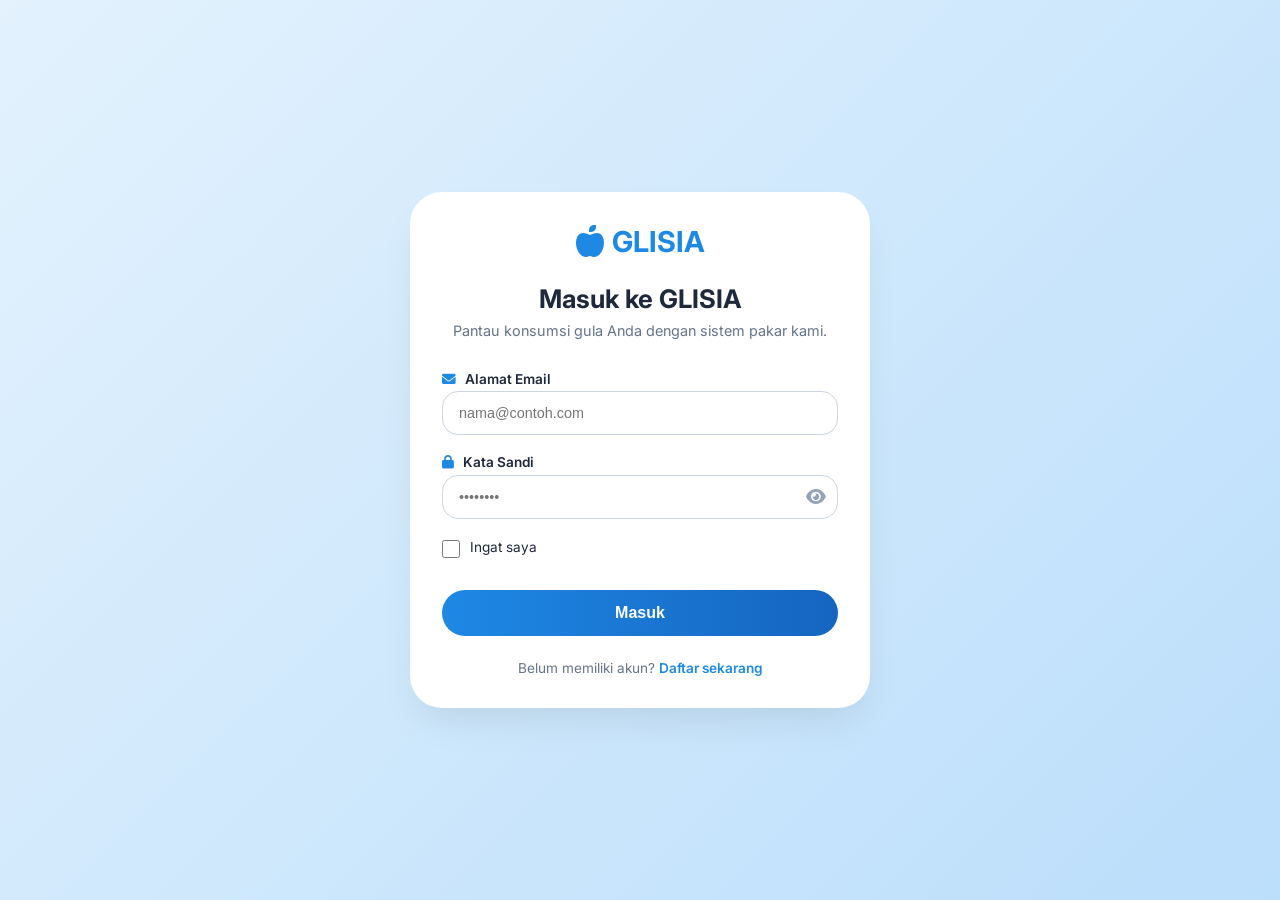
<file: frontend/login.html>
<!DOCTYPE html>
<html lang="id">
<head>
    <meta charset="UTF-8">
    <meta name="viewport" content="width=device-width, initial-scale=1.0">
    <title>GLISIA - Masuk</title>
    <link href="https://fonts.googleapis.com/css2?family=Inter:wght@300;400;500;600;700;800&display=swap" rel="stylesheet">
    <link rel="stylesheet" href="https://cdnjs.cloudflare.com/ajax/libs/font-awesome/6.0.0-beta3/css/all.min.css">
    <link rel="stylesheet" href="css/auth.css">
</head>
<body>
    <div class="auth-container">
        <div class="auth-card">
            <div class="auth-logo">
                <i class="fas fa-apple-alt"></i> GLISIA
            </div>
            <h2>Masuk ke GLISIA</h2>
            <p>Pantau konsumsi gula Anda dengan sistem pakar kami.</p>
            
            <form id="loginForm">
                <div class="form-group">
                    <label><i class="fas fa-envelope"></i> Alamat Email</label>
                    <input type="email" id="email" placeholder="nama@contoh.com" required>
                </div>
                <div class="form-group password-group">
                    <label><i class="fas fa-lock"></i> Kata Sandi</label>
                    <div class="password-wrapper">
                        <input type="password" id="password" placeholder="••••••••" required>
                        <i class="fas fa-eye toggle-password" data-target="password"></i>
                    </div>
                </div>
                <div class="form-options">
                    <label class="checkbox-label">
                        <input type="checkbox" id="remember"> Ingat saya
                    </label>
                </div>
                <button type="submit" class="btn-login">Masuk</button>
                <div class="auth-footer">
                    Belum memiliki akun? <a href="register.html">Daftar sekarang</a>
                </div>
            </form>
            <div id="loginMessage" class="auth-message"></div>
        </div>
    </div>
    <script src="js/auth.js"></script>
</body>
</html>
</file>
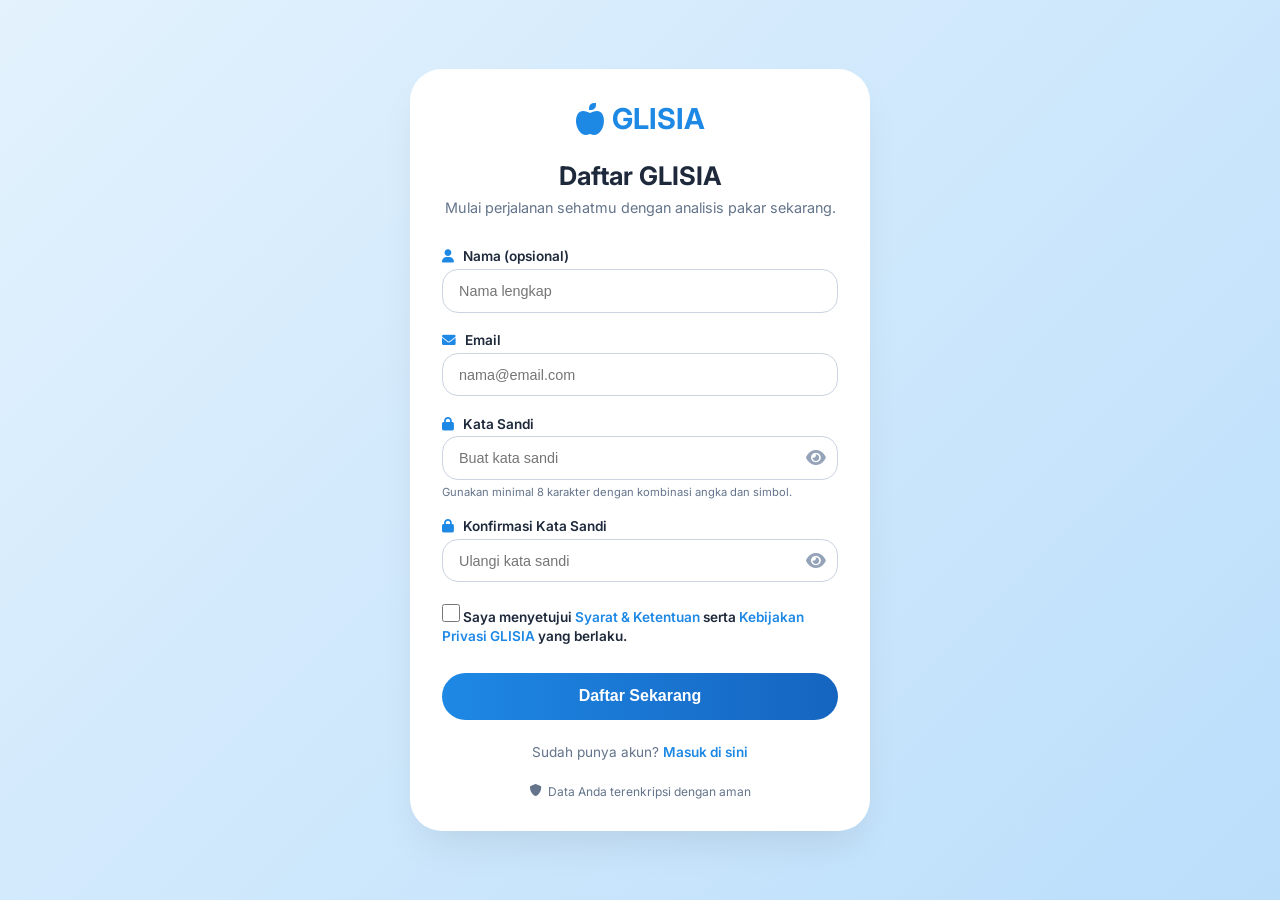
<file: frontend/register.html>
<!DOCTYPE html>
<html lang="id">
<head>
    <meta charset="UTF-8">
    <meta name="viewport" content="width=device-width, initial-scale=1.0">
    <title>GLISIA - Daftar</title>
    <link href="https://fonts.googleapis.com/css2?family=Inter:wght@300;400;500;600;700;800&display=swap" rel="stylesheet">
    <link rel="stylesheet" href="https://cdnjs.cloudflare.com/ajax/libs/font-awesome/6.0.0-beta3/css/all.min.css">
    <link rel="stylesheet" href="css/auth.css">
    <style>
        /* Tambahan lokal untuk memastikan checkbox rapi */
        .checkbox-group {
            margin: 1.2rem 0;
        }
        .checkbox-label {
            display: flex;
            align-items: flex-start;
            gap: 10px;
            cursor: pointer;
            color: #1E293B;
            font-size: 0.85rem;
            line-height: 1.4;
        }
        .checkbox-label input {
            width: 18px;
            height: 18px;
            margin-top: 2px;
            flex-shrink: 0;
        }
        .link-doc {
            color: #1E88E5;
            cursor: pointer;
            font-weight: 600;
            text-decoration: none;
        }
        .link-doc:hover {
            text-decoration: underline;
        }
        @media (max-width: 480px) {
            .checkbox-label {
                font-size: 0.8rem;
            }
            .checkbox-label input {
                width: 16px;
                height: 16px;
                margin-top: 2px;
            }
        }

        /* Modal Style */
        .modal {
            display: none;
            position: fixed;
            z-index: 1000;
            left: 0;
            top: 0;
            width: 100%;
            height: 100%;
            background-color: rgba(0,0,0,0.5);
            backdrop-filter: blur(4px);
        }
        .modal-content {
            background-color: white;
            margin: 10% auto;
            padding: 24px;
            border-radius: 24px;
            width: 90%;
            max-width: 600px;
            max-height: 80vh;
            overflow-y: auto;
            position: relative;
            box-shadow: 0 20px 35px -12px rgba(0,0,0,0.2);
        }
        .modal-header {
            display: flex;
            justify-content: space-between;
            align-items: center;
            border-bottom: 1px solid #E2E8F0;
            padding-bottom: 12px;
            margin-bottom: 16px;
        }
        .modal-header h3 {
            font-size: 1.3rem;
            color: #1E88E5;
            margin: 0;
        }
        .close-modal {
            font-size: 28px;
            font-weight: bold;
            cursor: pointer;
            color: #94A3B8;
            transition: 0.2s;
        }
        .close-modal:hover {
            color: #E53935;
        }
        .modal-body {
            font-size: 0.9rem;
            line-height: 1.6;
            color: #1E293B;
        }
        .modal-body h4 {
            margin-top: 20px;
            color: #1E88E5;
        }
        .modal-body p {
            margin-bottom: 12px;
        }
    </style>
</head>
<body>
    <div class="auth-container">
        <div class="auth-card">
            <div class="auth-logo">
                <i class="fas fa-apple-alt"></i> GLISIA
            </div>
            <h2>Daftar GLISIA</h2>
            <p>Mulai perjalanan sehatmu dengan analisis pakar sekarang.</p>
            
            <form id="registerForm">
                <div class="form-group">
                    <label><i class="fas fa-user"></i> Nama (opsional)</label>
                    <input type="text" id="nama" placeholder="Nama lengkap">
                </div>
                <div class="form-group">
                    <label><i class="fas fa-envelope"></i> Email</label>
                    <input type="email" id="email" placeholder="nama@email.com" required>
                </div>
                <div class="form-group password-group">
                    <label><i class="fas fa-lock"></i> Kata Sandi</label>
                    <div class="password-wrapper">
                        <input type="password" id="password" placeholder="Buat kata sandi" required>
                        <i class="fas fa-eye toggle-password" data-target="password"></i>
                    </div>
                    <small>Gunakan minimal 8 karakter dengan kombinasi angka dan simbol.</small>
                </div>
                <div class="form-group password-group">
                    <label><i class="fas fa-lock"></i> Konfirmasi Kata Sandi</label>
                    <div class="password-wrapper">
                        <input type="password" id="confirmPassword" placeholder="Ulangi kata sandi" required>
                        <i class="fas fa-eye toggle-password" data-target="confirmPassword"></i>
                    </div>
                </div>
                
                <!-- CHECKBOX dengan link dokumen -->
                <div class="form-group checkbox-group">
                    <label class="checkbox-label">
                        <input type="checkbox" id="agreeTerms" required>
                        <span>
                            Saya menyetujui 
                            <span class="link-doc" id="tncLink">Syarat & Ketentuan</span> 
                            serta 
                            <span class="link-doc" id="privacyLink">Kebijakan Privasi GLISIA</span> 
                            yang berlaku.
                        </span>
                    </label>
                </div>
                
                <button type="submit" class="btn-login">Daftar Sekarang</button>
                <div class="auth-footer">
                    Sudah punya akun? <a href="login.html">Masuk di sini</a>
                </div>
                <div class="secure-note">
                    <i class="fas fa-shield-alt"></i> Data Anda terenkripsi dengan aman
                </div>
            </form>
            <div id="registerMessage" class="auth-message"></div>
        </div>
    </div>

    <!-- Modal Syarat & Ketentuan -->
    <div id="tncModal" class="modal">
        <div class="modal-content">
            <div class="modal-header">
                <h3>Syarat & Ketentuan GLISIA</h3>
                <span class="close-modal" data-modal="tncModal">&times;</span>
            </div>
            <div class="modal-body">
                <p><strong>1. Penerimaan Syarat</strong><br>Dengan menggunakan layanan GLISIA, Anda menyetujui seluruh syarat dan ketentuan yang berlaku.</p>
                <p><strong>2. Penggunaan Layanan</strong><br>GLISIA hanya untuk keperluan informasi kesehatan dan edukasi. Hasil analisis tidak menggantikan diagnosis medis profesional.</p>
                <p><strong>3. Akun Pengguna</strong><br>Anda bertanggung jawab penuh atas kerahasiaan akun dan password Anda.</p>
                <p><strong>4. Pembatasan Tanggung Jawab</strong><br>GLISIA tidak bertanggung jawab atas kerugian yang timbul dari penggunaan informasi di platform ini.</p>
                <p><strong>5. Perubahan Syarat</strong><br>Kami berhak mengubah syarat ini sewaktu-waktu. Perubahan akan diumumkan melalui situs.</p>
                <p><em>Terakhir diperbarui: 11 Juni 2026</em></p>
            </div>
        </div>
    </div>

    <!-- Modal Kebijakan Privasi -->
    <div id="privacyModal" class="modal">
        <div class="modal-content">
            <div class="modal-header">
                <h3>Kebijakan Privasi GLISIA</h3>
                <span class="close-modal" data-modal="privacyModal">&times;</span>
            </div>
            <div class="modal-body">
                <p><strong>Informasi yang Dikumpulkan</strong><br>Kami mengumpulkan data pribadi seperti nama, email, data kesehatan (berat badan, tinggi, usia, asupan makanan, aktivitas fisik).</p>
                <p><strong>Penggunaan Data</strong><br>Data digunakan untuk memberikan hasil analisis, rekomendasi kesehatan, dan meningkatkan layanan kami.</p>
                <p><strong>Keamanan Data</strong><br>Data Anda dienkripsi dan disimpan dengan standar keamanan tinggi. Kami tidak akan menjual data Anda kepada pihak ketiga.</p>
                <p><strong>Hak Anda</strong><br>Anda dapat mengakses, mengoreksi, atau meminta penghapusan data dengan menghubungi support@glisia.id.</p>
                <p><strong>Cookies</strong><br>Kami menggunakan cookies untuk meningkatkan pengalaman pengguna.</p>
                <p><em>Terakhir diperbarui: 11 Juni 2026</em></p>
            </div>
        </div>
    </div>

    <script src="js/auth.js"></script>
    <script>
        // Fungsi untuk membuka modal
        function openModal(modalId) {
            document.getElementById(modalId).style.display = 'block';
        }

        // Tutup modal ketika tombol close diklik
        document.querySelectorAll('.close-modal').forEach(btn => {
            btn.addEventListener('click', function() {
                const modalId = this.getAttribute('data-modal');
                document.getElementById(modalId).style.display = 'none';
            });
        });

        // Tutup modal jika klik di luar area konten
        window.addEventListener('click', function(event) {
            if (event.target.classList.contains('modal')) {
                event.target.style.display = 'none';
            }
        });

        // Event listener untuk link Syarat & Ketentuan
        document.getElementById('tncLink').addEventListener('click', function(e) {
            e.preventDefault();
            openModal('tncModal');
        });

        // Event listener untuk link Kebijakan Privasi
        document.getElementById('privacyLink').addEventListener('click', function(e) {
            e.preventDefault();
            openModal('privacyModal');
        });
    </script>
</body>
</html>
</file>
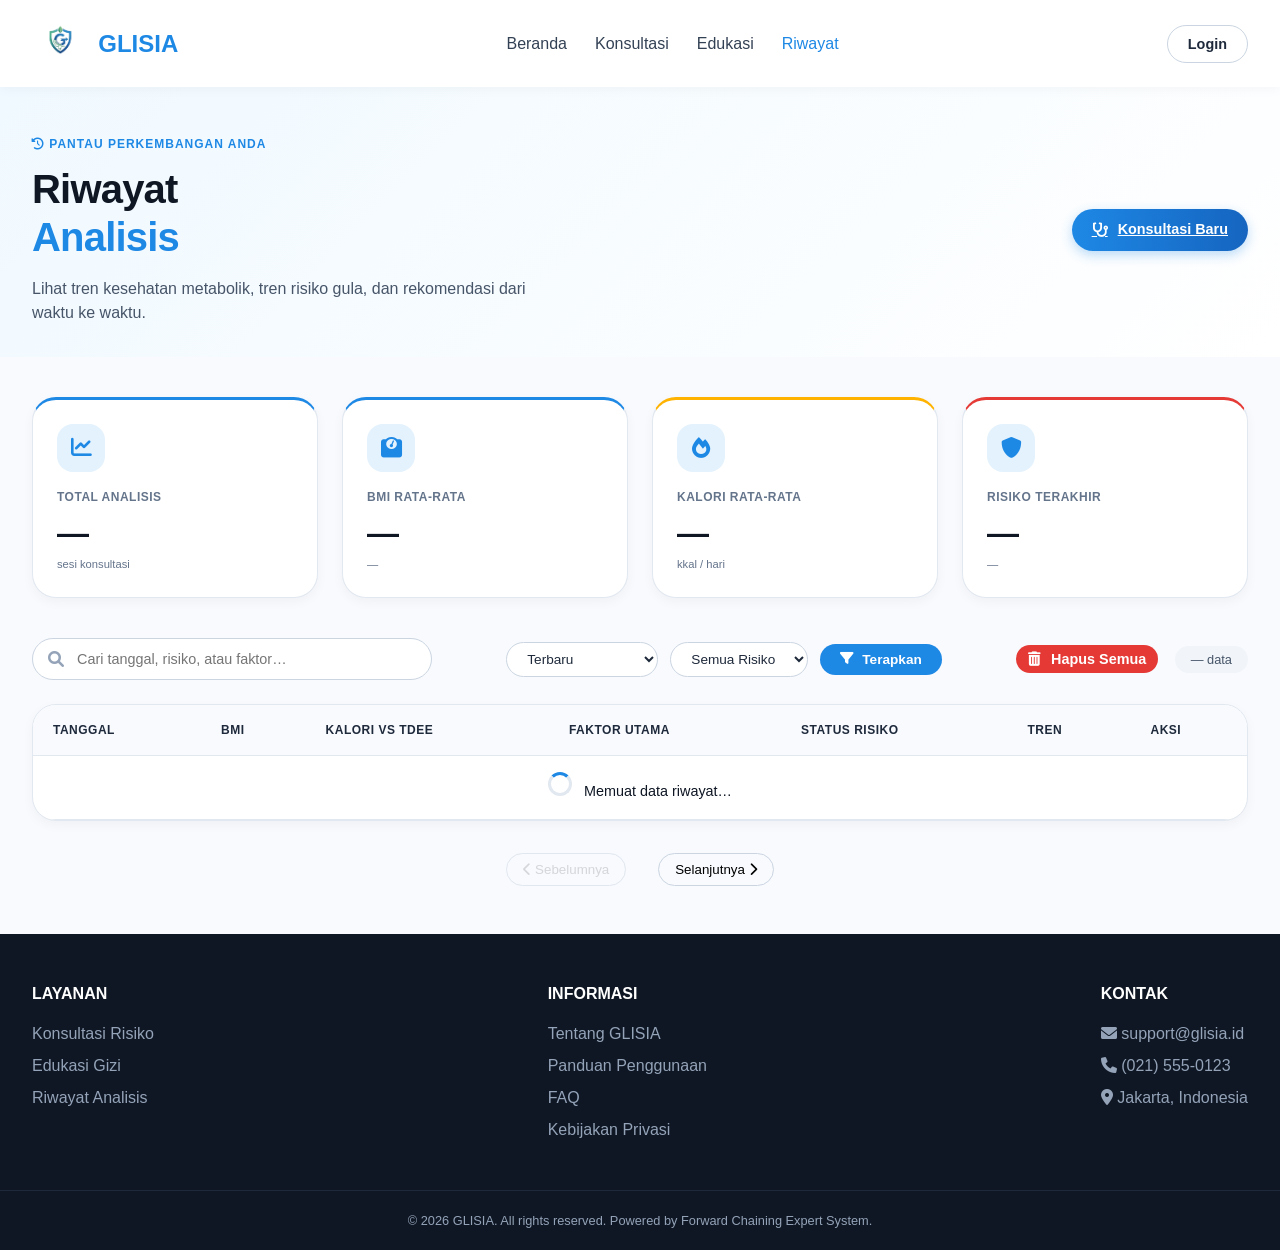
<file: frontend/riwayat.html>
<!DOCTYPE html>
<html lang="id">
<head>
    <meta charset="UTF-8">
    <meta name="viewport" content="width=device-width, initial-scale=1.0, user-scalable=yes">
    <title>GLISIA — Riwayat Analisis</title>
    <link href="https://fonts.googleapis.com/css2?family=Syne:wght@400;500;600;700;800&family=DM+Sans:ital,wght@0,300;0,400;0,500;1,400&display=swap" rel="stylesheet">
    <link rel="stylesheet" href="https://cdnjs.cloudflare.com/ajax/libs/font-awesome/6.0.0-beta3/css/all.min.css">
    <link rel="stylesheet" href="css/style.css">
    <link rel="stylesheet" href="css/riwayat.css">
    <style>
        /* Penyesuaian untuk logo gambar dan teks - VERSI KONSISTEN DENGAN KONSULTASI (tanpa badge) */
        .logo-img {
            height: 55px;
            width: auto;
            display: inline-block;
            vertical-align: middle;
        }
        .logo {
            display: flex;
            align-items: center;
            gap: 10px;
        }
        .logo i {
            display: none;
        }
        .logo-text {
            font-size: 1.5rem;  /* ukuran teks sama dengan konsultasi */
            font-weight: 700;
            color: #1E88E5;
            line-height: 1;
        }
        /* Badge disembunyikan sepenuhnya */
        .badge-expert {
            display: none;
        }
    </style>
</head>
<body>

<!-- HEADER (LOGO + TEKS, TANPA BADGE) -->
<header class="header">
    <div class="container">
        <div class="header__inner">
            <div class="logo">
                <img src="assets/images/Logo-Glisia.png" alt="GLISIA Logo" class="logo-img">
                <span class="logo-text">GLISIA</span>
                <!-- Badge EXPERT SYSTEM telah dihapus -->
            </div>
            <nav class="nav">
                <a href="index.html">Beranda</a>
                <a href="konsultasi.html">Konsultasi</a>
                <a href="edukasi.html">Edukasi</a>
                <a href="riwayat.html" class="active">Riwayat</a>
            </nav>
            <div class="header__actions">
                <div id="guestMenu">
                    <button class="btn btn--outline" id="btnLogin">Login</button>
                </div>
                <div id="userMenu" style="display:none;">
                    <div class="user-dropdown">
                        <button class="btn btn--outline" id="userDropdownBtn">
                            <i class="fas fa-user-circle"></i>
                            <span id="userName"></span>
                            <i class="fas fa-chevron-down"></i>
                        </button>
                        <div class="dropdown-content">
                            <a href="riwayat.html"><i class="fas fa-history"></i> Riwayat</a>
                            <a href="#" id="adminPanelLink" style="display:none;"><i class="fas fa-cog"></i> Admin Panel</a>
                            <hr>
                            <a href="#" id="logoutBtn"><i class="fas fa-sign-out-alt"></i> Logout</a>
                        </div>
                    </div>
                </div>
            </div>
        </div>
    </div>
</header>

<main>
    <div class="rw-page">
        <!-- Hero -->
        <div class="rw-hero">
            <div class="rw-hero__bg"></div>
            <div class="container">
                <div class="rw-hero__inner">
                    <div class="rw-hero__text">
                        <p class="rw-hero__label"><i class="fas fa-history"></i> Pantau perkembangan Anda</p>
                        <h1 class="rw-hero__title">Riwayat<br><span>Analisis</span></h1>
                        <p class="rw-hero__sub">Lihat tren kesehatan metabolik, tren risiko gula, dan rekomendasi dari waktu ke waktu.</p>
                    </div>
                    <div class="rw-hero__cta">
                        <a href="konsultasi.html" class="btn btn--primary">
                            <i class="fas fa-stethoscope"></i> Konsultasi Baru
                        </a>
                    </div>
                </div>
            </div>
        </div>

        <div class="container rw-body">
            <!-- Stat Cards -->
            <div class="rw-stats" id="statsSection">
                <div class="rw-stat-card rw-stat-card--blue">
                    <div class="rw-stat-card__icon"><i class="fas fa-chart-line"></i></div>
                    <div class="rw-stat-card__body">
                        <p class="rw-stat-card__label">Total Analisis</p>
                        <div class="rw-stat-card__value" id="statTotal">—</div>
                        <p class="rw-stat-card__sub">sesi konsultasi</p>
                    </div>
                </div>
                <div class="rw-stat-card rw-stat-card--teal">
                    <div class="rw-stat-card__icon"><i class="fas fa-weight-scale"></i></div>
                    <div class="rw-stat-card__body">
                        <p class="rw-stat-card__label">BMI Rata-rata</p>
                        <div class="rw-stat-card__value" id="statBmi">—</div>
                        <p class="rw-stat-card__sub" id="statBmiCat">—</p>
                    </div>
                </div>
                <div class="rw-stat-card rw-stat-card--amber">
                    <div class="rw-stat-card__icon"><i class="fas fa-fire"></i></div>
                    <div class="rw-stat-card__body">
                        <p class="rw-stat-card__label">Kalori Rata-rata</p>
                        <div class="rw-stat-card__value" id="statKalori">—</div>
                        <p class="rw-stat-card__sub">kkal / hari</p>
                    </div>
                </div>
                <div class="rw-stat-card rw-stat-card--red">
                    <div class="rw-stat-card__icon"><i class="fas fa-shield-alt"></i></div>
                    <div class="rw-stat-card__body">
                        <p class="rw-stat-card__label">Risiko Terakhir</p>
                        <div class="rw-stat-card__value" id="statRisk">—</div>
                        <p class="rw-stat-card__sub" id="statRiskDate">—</p>
                    </div>
                </div>
            </div>

            <!-- ── TOOLBAR dengan FILTER & SORTING ── -->
            <div class="rw-toolbar">
                <div class="rw-search">
                    <i class="fas fa-search"></i>
                    <input type="text" id="searchInput" placeholder="Cari tanggal, risiko, atau faktor…">
                    <button class="rw-search__clear" id="clearSearch" style="display:none;">
                        <i class="fas fa-times"></i>
                    </button>
                </div>

                <div class="rw-filter-group">
                    <select id="sortSelect" class="rw-filter-select">
                        <option value="terbaru">Terbaru</option>
                        <option value="terlama">Terlama</option>
                        <option value="bmi_tertinggi">BMI Tertinggi</option>
                        <option value="bmi_terendah">BMI Terendah</option>
                        <option value="risiko_tertinggi">Risiko Tertinggi</option>
                        <option value="risiko_terendah">Risiko Terendah</option>
                    </select>
                    <select id="riskFilter" class="rw-filter-select">
                        <option value="semua">Semua Risiko</option>
                        <option value="Tinggi">Tinggi</option>
                        <option value="Sedang">Sedang</option>
                        <option value="Rendah">Rendah</option>
                    </select>
                    <button id="applyFilterBtn" class="rw-filter-btn">
                        <i class="fas fa-filter"></i> Terapkan
                    </button>
                </div>

                <div class="rw-toolbar__right">
                    <button id="deleteAllBtn" class="btn btn--danger" style="margin-right: 12px; padding: 6px 12px;">
                        <i class="fas fa-trash-alt"></i> Hapus Semua
                    </button>
                    <span class="rw-count" id="recordCount">— data</span>
                </div>
            </div>

            <!-- Tabel Riwayat -->
            <div class="rw-table-wrap">
                <table class="rw-table" id="riwayatTable">
                    <thead>
                        <tr>
                            <th>Tanggal</th>
                            <th>BMI</th>
                            <th>Kalori vs TDEE</th>
                            <th>Faktor Utama</th>
                            <th>Status Risiko</th>
                            <th>Tren</th>
                            <th class="th-aksi">Aksi</th>
                        </tr>
                    </thead>
                    <tbody id="riwayatBody">
                        <tr><td colspan="7" class="rw-loading"><div class="rw-spinner"></div> Memuat data riwayat…</td></tr>
                    </tbody>
                </table>
            </div>

            <!-- Pagination -->
            <div class="rw-pagination" id="pagination">
                <button class="rw-page-btn" id="prevPage" disabled><i class="fas fa-chevron-left"></i> Sebelumnya</button>
                <div class="rw-page-numbers" id="pageNumbers"></div>
                <button class="rw-page-btn" id="nextPage">Selanjutnya <i class="fas fa-chevron-right"></i></button>
            </div>

            <!-- Empty State -->
            <div class="rw-empty" id="emptyState" style="display:none;">
                <div class="rw-empty__icon"><i class="fas fa-folder-open"></i></div>
                <h3>Belum Ada Riwayat</h3>
                <p>Mulai konsultasi pertama Anda untuk melihat analisis di sini.</p>
                <a href="konsultasi.html" class="btn btn--primary"><i class="fas fa-stethoscope"></i> Mulai Konsultasi</a>
            </div>
        </div>
    </div>
</main>

<!-- FOOTER (SAMA PERSIS) -->
<footer class="footer">
    <div class="container footer-inner">
        <div class="footer-col">
            <h4>LAYANAN</h4>
            <ul><li>Konsultasi Risiko</li><li>Edukasi Gizi</li><li>Riwayat Analisis</li></ul>
        </div>
        <div class="footer-col">
            <h4>INFORMASI</h4>
            <ul><li>Tentang GLISIA</li><li>Panduan Penggunaan</li><li>FAQ</li><li>Kebijakan Privasi</li></ul>
        </div>
        <div class="footer-col">
            <h4>KONTAK</h4>
            <ul>
                <li><i class="fas fa-envelope"></i> support@glisia.id</li>
                <li><i class="fas fa-phone"></i> (021) 555-0123</li>
                <li><i class="fas fa-map-marker-alt"></i> Jakarta, Indonesia</li>
            </ul>
        </div>
    </div>
    <div class="footer-bottom">
        <p>&copy; 2026 GLISIA. All rights reserved. Powered by Forward Chaining Expert System.</p>
    </div>
</footer>

<!-- MODAL DETAIL -->
<div class="rw-modal-overlay" id="modalOverlay">
    <div class="rw-modal" id="detailModal">
        <button class="rw-modal__close" id="closeModal"><i class="fas fa-times"></i></button>
        <div class="rw-modal__header">
            <div class="rw-modal__header-left">
                <span class="rw-modal__date" id="modalDate">—</span>
                <h2 class="rw-modal__title">Detail Analisis</h2>
            </div>
            <div class="rw-modal__risk-badge" id="modalRiskBadge">—</div>
        </div>
        <div class="rw-modal__tabs">
            <button class="rw-tab active" data-tab="ringkasan"><i class="fas fa-user"></i> Ringkasan</button>
            <button class="rw-tab" data-tab="asupan"><i class="fas fa-utensils"></i> Asupan & TDEE</button>
            <button class="rw-tab" data-tab="rekomendasi"><i class="fas fa-clipboard-list"></i> Rekomendasi</button>
            <button class="rw-tab" data-tab="trace"><i class="fas fa-code-branch"></i> Trace Sistem</button>
        </div>
        <div class="rw-modal__body">
            <!-- Ringkasan -->
            <div class="rw-tab-content active" id="tab-ringkasan">
                <div class="rw-detail-grid">
                    <div class="rw-detail-block"><p class="rw-detail-block__label"><i class="fas fa-weight-scale"></i> Berat Badan</p><p class="rw-detail-block__val" id="dWeight">—</p></div>
                    <div class="rw-detail-block"><p class="rw-detail-block__label"><i class="fas fa-ruler-vertical"></i> Tinggi Badan</p><p class="rw-detail-block__val" id="dHeight">—</p></div>
                    <div class="rw-detail-block"><p class="rw-detail-block__label"><i class="fas fa-birthday-cake"></i> Usia</p><p class="rw-detail-block__val" id="dUsia">—</p></div>
                    <div class="rw-detail-block"><p class="rw-detail-block__label"><i class="fas fa-venus-mars"></i> Jenis Kelamin</p><p class="rw-detail-block__val" id="dGender">—</p></div>
                    <div class="rw-detail-block rw-detail-block--wide">
                        <p class="rw-detail-block__label"><i class="fas fa-calculator"></i> Indeks Massa Tubuh (BMI)</p>
                        <div class="rw-bmi-bar-wrap">
                            <div class="rw-bmi-value" id="dBmiVal">—</div>
                            <div class="rw-bmi-bar">
                                <div class="rw-bmi-bar__fill" id="dBmiBar"></div>
                                <div class="rw-bmi-bar__marker" id="dBmiMarker"></div>
                            </div>
                            <div class="rw-bmi-labels"><span>Kurang</span><span>Normal</span><span>Overweight</span><span>Obesitas</span></div>
                        </div>
                    </div>
                    <div class="rw-detail-block rw-detail-block--wide"><p class="rw-detail-block__label"><i class="fas fa-running"></i> Aktivitas Fisik</p><p class="rw-detail-block__val" id="dAktivitas">—</p></div>
                </div>
                <div class="rw-explanation"><h4><i class="fas fa-lightbulb"></i> Penjelasan Sistem</h4><p id="dExplanation">—</p></div>
            </div>
            <!-- Asupan & TDEE -->
            <div class="rw-tab-content" id="tab-asupan">
                <div class="rw-asupan-comparison">
                    <div class="rw-asupan-col"><p class="rw-asupan-col__label">Asupan Kalori</p><div class="rw-asupan-col__val" id="dKalori">—</div><p class="rw-asupan-col__unit">kkal / hari</p></div>
                    <div class="rw-asupan-vs"><div class="rw-surplus-badge" id="dSurplusBadge">—</div><p>vs TDEE</p></div>
                    <div class="rw-asupan-col"><p class="rw-asupan-col__label">TDEE Anda</p><div class="rw-asupan-col__val" id="dTdee">—</div><p class="rw-asupan-col__unit">kkal / hari</p></div>
                </div>
                <div class="rw-makro-section">
                    <h4>Komposisi Makronutrien</h4>
                    <div class="rw-makro-item"><div class="rw-makro-item__head"><span><i class="fas fa-droplet"></i> Lemak</span><span id="dLemak">—</span></div><div class="rw-makro-bar"><div class="rw-makro-bar__fill rw-makro-bar__fill--lemak" id="dLemakBar"></div></div></div>
                    <div class="rw-makro-item"><div class="rw-makro-item__head"><span><i class="fas fa-bread-slice"></i> Karbohidrat</span><span id="dKarbo">—</span></div><div class="rw-makro-bar"><div class="rw-makro-bar__fill rw-makro-bar__fill--karbo" id="dKarboBar"></div></div></div>
                </div>
                <div class="rw-aktivitas-detail">
                    <div class="rw-aktivitas-card"><i class="fas fa-dumbbell"></i><div><p class="rw-aktivitas-card__label">Durasi Aktivitas</p><p class="rw-aktivitas-card__val" id="dMenit">—</p></div></div>
                    <div class="rw-aktivitas-card"><i class="fas fa-gauge-high"></i><div><p class="rw-aktivitas-card__label">Intensitas</p><p class="rw-aktivitas-card__val" id="dIntensitas">—</p></div></div>
                </div>
            </div>
            <!-- Rekomendasi -->
            <div class="rw-tab-content" id="tab-rekomendasi">
                <div class="rw-rekom-list" id="dRekomendasi"><p class="rw-empty-tab">Tidak ada rekomendasi tersedia.</p></div>
                <div class="rw-edukasi-section" id="dEdukasiWrap" style="display:none;"><h4><i class="fas fa-book-open"></i> Materi Edukasi Terkait</h4><div class="rw-edukasi-list" id="dEdukasi"></div></div>
            </div>
            <!-- Trace -->
            <div class="rw-tab-content" id="tab-trace">
                <div class="rw-trace-info"><i class="fas fa-info-circle"></i> Berikut adalah jejak inferensi <strong>Forward Chaining</strong> yang digunakan sistem untuk menyimpulkan tingkat risiko Anda.</div>
                <div class="rw-trace-list" id="dTrace"><p class="rw-empty-tab">Tidak ada trace tersedia.</p></div>
            </div>
        </div>
        <div class="rw-modal__footer">
            <button class="btn btn--ghost" id="modalDeleteBtn"><i class="fas fa-trash"></i> Hapus Data</button>
            <button class="btn btn--primary" id="modalCloseBtn">Tutup</button>
        </div>
    </div>
</div>

<!-- Confirm Delete Dialog -->
<div class="rw-confirm-overlay" id="confirmOverlay">
    <div class="rw-confirm">
        <div class="rw-confirm__icon"><i class="fas fa-triangle-exclamation"></i></div>
        <h3>Hapus Data Ini?</h3>
        <p>Tindakan ini tidak dapat dibatalkan. Data analisis akan dihapus permanen.</p>
        <div class="rw-confirm__btns">
            <button class="btn btn--ghost" id="confirmCancel">Batal</button>
            <button class="btn btn--danger" id="confirmDelete">Ya, Hapus</button>
        </div>
    </div>
</div>

<script src="js/riwayat.js"></script>
</body>
</html>
</file>
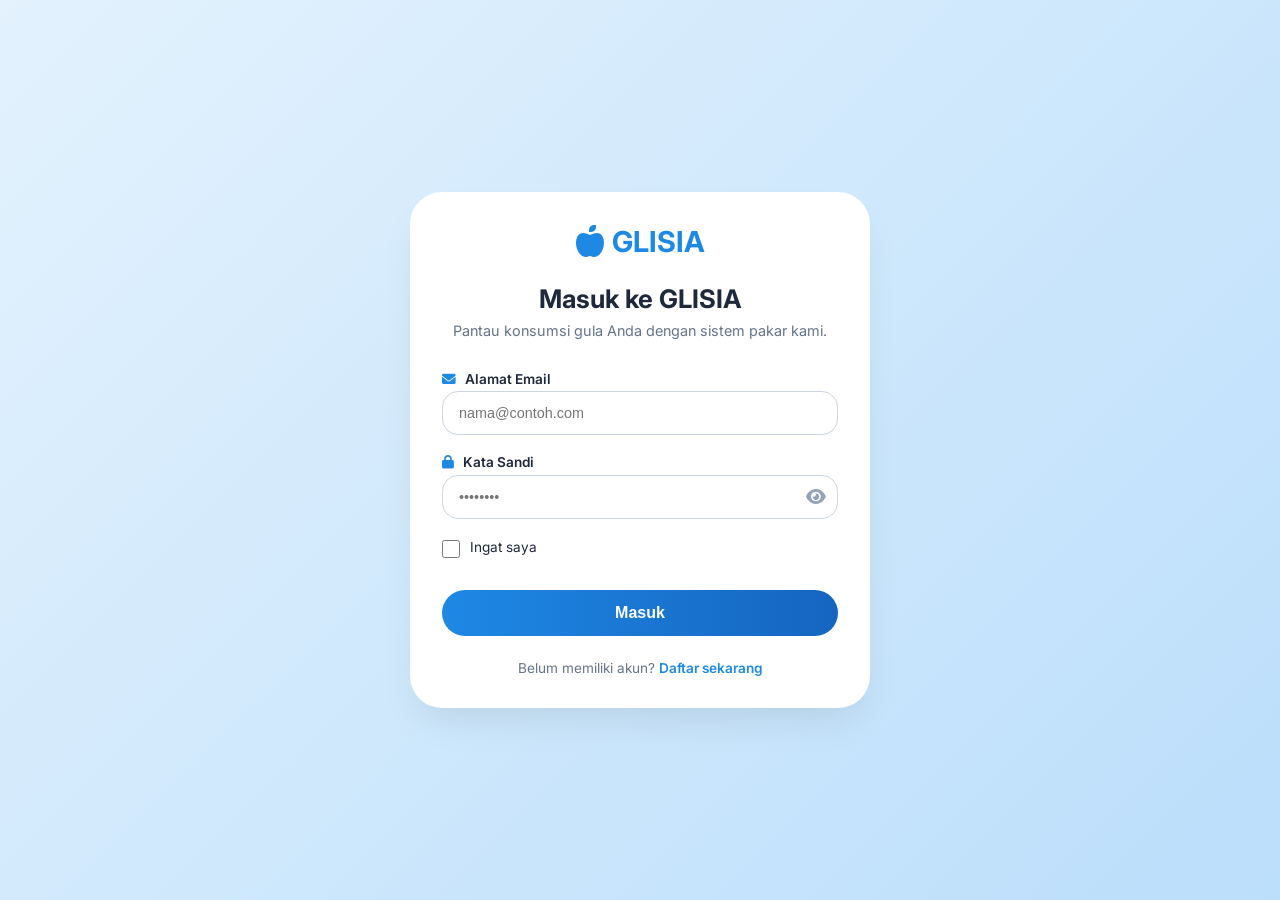
<file: frontend/admin/edukasi.html>
<!DOCTYPE html>
<html lang="id">
<head>
    <meta charset="UTF-8">
    <meta name="viewport" content="width=device-width, initial-scale=1.0, user-scalable=yes">
    <title>Admin GLISIA - Kelola Edukasi</title>
    <link href="https://fonts.googleapis.com/css2?family=Inter:opsz,wght@14..32,300;14..32,400;14..32,500;14..32,600;14..32,700;14..32,800&display=swap" rel="stylesheet">
    <link rel="stylesheet" href="https://cdnjs.cloudflare.com/ajax/libs/font-awesome/6.0.0-beta3/css/all.min.css">
    <link rel="stylesheet" href="admin.css">
</head>
<body>
<div class="admin-container">
    <!-- SIDEBAR -->
    <aside class="admin-sidebar">
        <div class="sidebar-header">
            <div class="sidebar-brand">
                <i class="fas fa-apple-alt"></i>
                <span>GLISIA</span>
            </div>
            <button class="sidebar-toggle" id="sidebarToggleBtn" aria-label="Toggle sidebar">
                <i class="fas fa-bars"></i>
            </button>
        </div>
        <nav class="sidebar-nav">
            <a href="dashboard.html">
                <i class="fas fa-chart-line"></i> <span>Dashboard</span>
            </a>
            <a href="edukasi.html" class="active">
                <i class="fas fa-book-open"></i> <span>Kelola Edukasi</span>
            </a>
            <a href="#" id="logoutBtnSidebar">
                <i class="fas fa-sign-out-alt"></i> <span>Logout</span>
            </a>
        </nav>
        <div class="sidebar-footer">
            <i class="fas fa-shield-alt"></i> <span>v2.0 · Secure Access</span>
        </div>
    </aside>

    <!-- MAIN CONTENT -->
    <main class="admin-main">
        <div class="admin-header">
            <div>
                <h1><i class="fas fa-graduation-cap"></i> Kelola Materi Edukasi</h1>
                <p class="admin-hero-desc">Kelola, tambah, edit, atau hapus materi edukasi yang tersedia untuk pengguna.</p>
            </div>
            <div class="header-actions">
                <button class="btn btn--outline" id="btnImportJson"><i class="fas fa-upload"></i> Import JSON</button>
                <button class="btn btn--primary" id="btnTambah"><i class="fas fa-plus"></i> Tambah Materi</button>
            </div>
        </div>

        <!-- Statistik Mini -->
        <div class="stats-mini">
            <div class="stat-mini-card">
                <div class="stat-mini-icon"><i class="fas fa-book"></i></div>
                <div class="stat-mini-info">
                    <h4 id="totalMateri">0</h4>
                    <p>Total Materi</p>
                </div>
            </div>
            <div class="stat-mini-card">
                <div class="stat-mini-icon"><i class="fas fa-tags"></i></div>
                <div class="stat-mini-info">
                    <h4 id="totalKategori">0</h4>
                    <p>Kategori</p>
                </div>
            </div>
            <div class="stat-mini-card">
                <div class="stat-mini-icon"><i class="fas fa-eye"></i></div>
                <div class="stat-mini-info">
                    <h4 id="totalViews">0</h4>
                    <p>Total Dilihat</p>
                </div>
            </div>
        </div>

        <!-- Search & Filter -->
        <div class="search-filter">
            <div class="search-box">
                <i class="fas fa-search"></i>
                <input type="text" id="searchInput" placeholder="Cari judul atau konten...">
            </div>
            <div class="filter-category">
                <select id="filterKategori">
                    <option value="">Semua Kategori</option>
                    <option value="minuman">Minuman</option>
                    <option value="makanan">Makanan</option>
                    <option value="metabolisme">Metabolisme</option>
                    <option value="aktivitas">Aktivitas</option>
                    <option value="tips">Tips</option>
                    <option value="karbohidrat">Karbohidrat</option>
                </select>
            </div>
        </div>

        <!-- Tabel Data Edukasi -->
        <div class="admin-table-wrapper">
            <table class="admin-table" id="edukasiTable">
                <thead>
                    <tr>
                        <th>ID</th>
                        <th>Kategori</th>
                        <th>Judul</th>
                        <th>Sumber</th>
                        <th>Dilihat</th>
                        <th>Aksi</th>
                    </tr>
                </thead>
                <tbody id="edukasiList">
                    <tr><td colspan="6" class="loading-text">Memuat data...</td></tr>
                </tbody>
            </table>
        </div>

        <!-- Pagination -->
        <div class="pagination-container" id="pagination"></div>
    </main>
</div>

<footer class="footer">
    <div class="container">
        <p>&copy; 2026 GLISIA Expert System — Kelola Edukasi</p>
    </div>
</footer>

<!-- Modal Tambah/Edit Edukasi -->
<div id="modalEdukasi" class="modal">
    <div class="modal-content" style="max-width: 800px;">
        <span class="close">&times;</span>
        <h2 id="modalTitle">Tambah Materi Edukasi</h2>
        <form id="formEdukasi">
            <input type="hidden" id="edukasiId">
            <div class="form-row">
                <div class="form-group">
                    <label>Kategori *</label>
                    <select id="kategori" required>
                        <option value="minuman">Minuman</option>
                        <option value="makanan">Makanan</option>
                        <option value="metabolisme">Metabolisme</option>
                        <option value="aktivitas">Aktivitas</option>
                        <option value="tips">Tips</option>
                        <option value="karbohidrat">Karbohidrat</option>
                    </select>
                </div>
                <div class="form-group">
                    <label>Judul *</label>
                    <input type="text" id="judul" required>
                </div>
            </div>
            <div class="form-group">
                <label>Subtitle (opsional)</label>
                <input type="text" id="subtitle">
            </div>
            <div class="form-group">
                <label>Konten (HTML / teks) *</label>
                <textarea id="konten" rows="6" required></textarea>
            </div>
            <div class="form-row">
                <div class="form-group">
                    <label>Sumber</label>
                    <input type="text" id="sumber" placeholder="Contoh: Kemenkes RI, 2024">
                </div>
                <div class="form-group">
                    <label>URL Gambar</label>
                    <input type="text" id="gambar_url" placeholder="https://...">
                </div>
            </div>
            <div class="form-actions">
                <button type="submit" class="btn btn--primary">Simpan</button>
                <button type="button" class="btn btn--outline" id="cancelModal">Batal</button>
            </div>
        </form>
    </div>
</div>

<!-- Modal Import JSON -->
<div id="importModal" class="modal">
    <div class="modal-content" style="max-width: 700px;">
        <span class="close close-import">&times;</span>
        <h2><i class="fas fa-upload"></i> Import Materi Edukasi (JSON)</h2>
        <p class="helper" style="margin-bottom: 16px;">Unggah file JSON atau tempel teks JSON di bawah.<br>
        Format: array of objects dengan field: <strong>kategori, judul, subtitle, konten, sumber, gambar_url</strong><br>
        (kategori harus salah satu: minuman, makanan, metabolisme, aktivitas, tips, karbohidrat)</p>
        <div class="form-group">
            <label>Opsi 1: Upload File JSON</label>
            <input type="file" id="jsonFileInput" accept=".json">
        </div>
        <div class="form-group">
            <label>Opsi 2: Tempel Teks JSON</label>
            <textarea id="jsonTextInput" rows="6" placeholder='[{"kategori":"makanan","judul":"Contoh","konten":"<p>Isi</p>"}]'></textarea>
        </div>
        <div class="form-actions">
            <button id="btnProcessImport" class="btn btn--primary">Proses Import</button>
            <button id="btnCancelImport" class="btn btn--outline">Batal</button>
        </div>
        <div id="importProgress" style="margin-top: 16px; display: none;">
            <div class="progress-bar" style="background:#E2E8F0; border-radius:8px; overflow:hidden;">
                <div id="importProgressFill" style="width:0%; height:8px; background:#1E88E5; transition:width 0.3s;"></div>
            </div>
            <p id="importStatusMsg" style="font-size:0.8rem; margin-top:8px;"></p>
        </div>
    </div>
</div>

<script src="edukasi.js"></script>
</body>
</html>
</file>
<file: frontend/css/style.css>
/* ===== RESET & BASE ===== */
* {
    margin: 0;
    padding: 0;
    box-sizing: border-box;
}

body {
    font-family: 'Inter', sans-serif;
    background: #F8FAFE;
    color: #0F1724;
    line-height: 1.5;
}

.container {
    max-width: 1280px;
    margin: 0 auto;
    padding: 0 32px;
}

/* ===== TYPOGRAPHY ===== */
h1, h2, h3, h4 {
    font-family: 'Poppins', 'Inter', sans-serif;
    font-weight: 700;
}

h1 {
    font-size: 3rem;
    line-height: 1.2;
    letter-spacing: -0.02em;
}

h2 {
    font-size: 2rem;
    margin-bottom: 0.5rem;
}

.highlight {
    color: #1E88E5;
}

/* ===== BUTTONS ===== */
.btn {
    display: inline-flex;
    align-items: center;
    gap: 10px;
    padding: 10px 20px;
    border-radius: 40px;
    font-weight: 600;
    cursor: pointer;
    border: none;
    transition: all 0.2s ease;
    font-size: 0.9rem;
}

.btn--primary {
    background: linear-gradient(90deg, #1E88E5, #1565C0);
    color: white;
    box-shadow: 0 4px 12px rgba(30,136,229,0.3);
}

.btn--primary:hover {
    transform: translateY(-2px);
    box-shadow: 0 6px 16px rgba(30,136,229,0.4);
}

.btn--secondary {
    background: transparent;
    border: 1.5px solid #1E88E5;
    color: #1E88E5;
}

.btn--secondary:hover {
    background: rgba(30,136,229,0.05);
}

.btn--outline {
    background: transparent;
    border: 1px solid #CBD5E1;
    color: #1E293B;
}

.btn--outline-light {
    background: transparent;
    border: 1px solid white;
    color: white;
}

.btn-large {
    padding: 12px 28px;
    font-size: 1rem;
}

.btn-small {
    padding: 6px 14px;
    font-size: 0.8rem;
    border-radius: 30px;
    background: #1E88E5;
    color: white;
    border: none;
    cursor: pointer;
}

/* ===== HEADER ===== */
.header {
    background: white;
    box-shadow: 0 2px 12px rgba(0,0,0,0.04);
    position: sticky;
    top: 0;
    z-index: 100;
    padding: 16px 0;
}

.header__inner {
    display: flex;
    align-items: center;
    justify-content: space-between;
    gap: 20px;
    flex-wrap: wrap;
}

.logo {
    display: flex;
    align-items: center;
    gap: 10px;
}

.logo-img {
    height: 55px;
    width: auto;
    display: inline-block;
    vertical-align: middle;
}

.logo-text {
    font-size: 2rem;
    font-weight: 700;
    color: #1E88E5;
    line-height: 1;
}

.badge-expert {
    display: none; /* badge disembunyikan sepenuhnya */
}

.nav {
    display: flex;
    gap: 28px;
}

.nav a {
    text-decoration: none;
    color: #334155;
    font-weight: 500;
    transition: 0.2s;
}

.nav a.active, .nav a:hover {
    color: #1E88E5;
}

.header__actions {
    display: flex;
    align-items: center;
    gap: 20px;
}

#guestMenu, #userMenu {
    display: flex;
    align-items: center;
    gap: 16px;
}

/* ===== HERO ===== */
.hero-section {
    padding: 60px 0 40px;
    background: linear-gradient(135deg, #F0F9FF 0%, #FFFFFF 100%);
}

.hero-grid {
    display: flex;
    gap: 48px;
    align-items: flex-start;
    flex-wrap: wrap;
}

.hero__content {
    flex: 1;
}

.hero__kicker {
    color: #1E88E5;
    font-weight: 700;
    letter-spacing: 1px;
    margin-bottom: 16px;
}

.hero__content h1 {
    margin-bottom: 20px;
    font-size: 2.8rem;
}

.hero__content p {
    font-size: 1rem;
    color: #475569;
    margin-bottom: 28px;
}

.hero__cta {
    display: flex;
    gap: 16px;
    margin-bottom: 0;
    flex-wrap: wrap;
}

.hero__right {
    flex: 1;
    position: relative;
}

.hero__card {
    background: white;
    border-radius: 28px;
    padding: 24px;
    box-shadow: 0 20px 35px -12px rgba(0,0,0,0.08);
    border: 1px solid rgba(30,136,229,0.1);
    max-height: 680px;
    overflow-y: auto;
}

.hero__card::-webkit-scrollbar {
    width: 6px;
}
.hero__card::-webkit-scrollbar-track {
    background: #E2E8F0;
    border-radius: 6px;
}
.hero__card::-webkit-scrollbar-thumb {
    background: #1E88E5;
    border-radius: 6px;
}

/* Tracker Components */
.tracker-header {
    display: flex;
    justify-content: space-between;
    align-items: center;
    margin-bottom: 20px;
    padding-bottom: 12px;
    border-bottom: 2px solid #E2E8F0;
}
.tracker-header h3 {
    font-size: 1.4rem;
    color: #1E293B;
    margin: 0;
}
.risk-badge {
    background: #E53935;
    color: white;
    padding: 4px 12px;
    border-radius: 30px;
    font-size: 0.7rem;
    font-weight: 700;
    letter-spacing: 0.5px;
}
.risk-badge.low { background: #43A047; }
.risk-badge.medium { background: #FFB300; color: #1E293B; }
.risk-badge.high { background: #E53935; }

.daily-progress {
    margin: 16px 0;
}
.progress-label {
    display: flex;
    justify-content: space-between;
    font-size: 0.75rem;
    margin-bottom: 6px;
    font-weight: 500;
}
.progress-bar {
    background: #E2E8F0;
    border-radius: 20px;
    height: 12px;
    overflow: hidden;
}
.progress-fill {
    background: linear-gradient(90deg, #1E88E5, #1565C0);
    height: 100%;
    width: 0%;
    transition: width 0.3s;
}
.progress-status {
    font-size: 0.7rem;
    margin-top: 6px;
    color: #64748B;
    font-weight: 500;
}

.popular-items h4, .daily-log h4, .evidence-panel h4 {
    font-size: 0.9rem;
    margin: 12px 0 8px;
    display: flex;
    justify-content: space-between;
    align-items: center;
}
.btn-clear-log {
    background: none;
    border: none;
    color: #E53935;
    font-size: 0.7rem;
    cursor: pointer;
}

/* Quick Add Section */
.quick-add-section {
    margin: 16px 0;
}
.quick-add-section h4 {
    font-size: 0.9rem;
    margin-bottom: 8px;
    color: #1E293B;
}
.quick-add-buttons {
    display: grid;
    grid-template-columns: repeat(auto-fill, minmax(100px, 1fr));
    gap: 10px;
    margin-top: 8px;
}
.quick-add-btn {
    background: #F8FAFE;
    border: 1px solid #E2E8F0;
    border-radius: 40px;
    padding: 8px 6px;
    font-size: 0.7rem;
    font-weight: 500;
    cursor: pointer;
    transition: all 0.2s;
    display: flex;
    align-items: center;
    justify-content: center;
    gap: 6px;
    color: #1E293B;
    white-space: nowrap;
    overflow: hidden;
    text-overflow: ellipsis;
}
.quick-add-btn:hover {
    background: #E3F2FD;
    border-color: #1E88E5;
    transform: translateY(-2px);
}
.quick-add-btn i {
    color: #1E88E5;
    font-size: 0.75rem;
}

/* Daily Log */
.daily-log-list {
    max-height: 200px;
    overflow-y: auto;
    background: #F8FAFE;
    border-radius: 16px;
    padding: 8px;
    margin-bottom: 12px;
}
.log-item {
    display: flex;
    justify-content: space-between;
    align-items: flex-start;
    padding: 10px;
    border-bottom: 1px solid #E2E8F0;
    font-size: 0.8rem;
    gap: 8px;
    flex-wrap: wrap;
}
.log-info {
    flex: 1;
    display: flex;
    flex-direction: column;
    gap: 4px;
}
.log-info strong {
    font-size: 0.85rem;
}
.log-sugar {
    font-weight: 600;
    color: #1E88E5;
    font-size: 0.7rem;
}
.log-actions {
    display: flex;
    gap: 4px;
}
.log-actions button {
    background: none;
    border: none;
    cursor: pointer;
    font-size: 0.7rem;
    padding: 4px 8px;
    border-radius: 20px;
    transition: 0.1s;
}
.btn-remove {
    color: #E53935;
    background: #FFEBEE;
}
.btn-remove:hover {
    background: #FFCDD2;
}
.empty-log {
    text-align: center;
    padding: 16px;
    color: #94A3B8;
    font-size: 0.8rem;
}

/* Weekly Trend */
.weekly-trend {
    margin: 16px 0;
}
.weekly-trend h4 {
    font-size: 0.9rem;
    margin-bottom: 8px;
    color: #1E293B;
}
.trend-bars {
    background: #F8FAFE;
    border-radius: 16px;
    padding: 12px;
}
.trend-item {
    display: flex;
    align-items: center;
    gap: 10px;
    margin-bottom: 8px;
}
.trend-label {
    width: 36px;
    font-size: 0.7rem;
    font-weight: 500;
    color: #64748B;
    text-transform: uppercase;
}
.trend-bar-container {
    flex: 1;
    height: 8px;
    background: #E2E8F0;
    border-radius: 4px;
    overflow: hidden;
}
.trend-bar {
    height: 100%;
    border-radius: 4px;
}
.trend-value {
    width: 45px;
    font-size: 0.7rem;
    font-weight: 600;
    text-align: right;
    color: #1E293B;
}
.trend-loading {
    text-align: center;
    font-size: 0.7rem;
    color: #94A3B8;
    padding: 12px;
}

/* Tips Section */
.tips-section {
    margin: 16px 0;
}
.tips-section h4 {
    font-size: 0.9rem;
    margin-bottom: 8px;
    color: #1E293B;
}
.tip-card {
    background: linear-gradient(135deg, #E3F2FD, #F0F9FF);
    border-radius: 16px;
    padding: 12px;
    border-left: 4px solid #1E88E5;
}
.tip-card p {
    font-size: 0.75rem;
    color: #1565C0;
    margin: 0;
    line-height: 1.4;
}

/* Evidence Panel */
.evidence-panel {
    background: #F1F5F9;
    border-radius: 16px;
    padding: 12px;
    margin-top: 16px;
}
.evidence-panel p {
    margin: 6px 0;
    font-size: 0.75rem;
}
.rule-hint {
    margin-top: 8px;
    padding: 8px;
    border-radius: 12px;
    font-size: 0.75rem;
}
.tracker-note {
    margin-top: 20px;
    font-size: 0.75rem;
    color: #64748B;
    text-align: center;
    font-style: italic;
    background: #F1F5F9;
    padding: 8px;
    border-radius: 16px;
}

/* Visualisasi */
.section {
    padding: 64px 0;
}
.section-header {
    text-align: center;
    margin-bottom: 48px;
}
.vis-grid {
    display: grid;
    grid-template-columns: repeat(3, 1fr);
    gap: 30px;
}
.vis-card {
    background: white;
    border-radius: 24px;
    padding: 20px;
    text-align: center;
    box-shadow: 0 8px 20px rgba(0,0,0,0.04);
}
.vis-img-real {
    width: 100%;
    height: auto;
    aspect-ratio: 3 / 2;
    object-fit: cover;
    border-radius: 16px;
    margin-bottom: 16px;
}
.calorie-bar {
    height: 28px;
    background: #FFE0B2;
    border-radius: 30px;
    margin: 16px 0;
    overflow: hidden;
    line-height: 28px;
    font-size: 0.8rem;
    font-weight: bold;
    color: #333;
    padding-left: 12px;
    text-align: left;
}

/* Why Section */
.why-section {
    background: #FFFFFF;
}
.why-header {
    text-align: center;
    margin-bottom: 48px;
}
.why-header h2 {
    margin-bottom: 16px;
}
.why-header p {
    max-width: 700px;
    margin: 0 auto;
    color: #475569;
}
.why-cards {
    display: flex;
    flex-wrap: wrap;
    gap: 30px;
    justify-content: center;
}
.info-card {
    flex: 1;
    min-width: 250px;
    background: #F8FAFE;
    border-radius: 24px;
    padding: 28px 20px;
    text-align: center;
    transition: 0.2s;
    border: 1px solid #E2E8F0;
}
.info-card:hover {
    transform: translateY(-4px);
    box-shadow: 0 12px 24px rgba(0,0,0,0.05);
}
.info-card .icon {
    width: 64px;
    height: 64px;
    background: #E3F2FD;
    border-radius: 32px;
    display: flex;
    align-items: center;
    justify-content: center;
    font-size: 1.8rem;
    color: #1E88E5;
    margin: 0 auto 20px;
}
.info-card h3 {
    margin-bottom: 12px;
}

/* How It Works */
.how-section {
    background: #F0F9FF;
}
.flow-steps {
    display: flex;
    align-items: center;
    justify-content: center;
    flex-wrap: wrap;
    gap: 20px;
    margin-bottom: 40px;
}
.flow-step {
    background: white;
    border-radius: 28px;
    padding: 28px;
    text-align: center;
    width: 260px;
    box-shadow: 0 8px 20px rgba(0,0,0,0.05);
}
.step-number {
    width: 48px;
    height: 48px;
    background: #1E88E5;
    color: white;
    font-weight: 700;
    font-size: 1.4rem;
    display: flex;
    align-items: center;
    justify-content: center;
    border-radius: 30px;
    margin: 0 auto 16px;
}
.flow-step i {
    font-size: 2rem;
    color: #1E88E5;
    margin-bottom: 16px;
}
.flow-arrow i {
    font-size: 1.8rem;
    color: #1E88E5;
    opacity: 0.6;
}
.rule-section {
    margin-top: 32px;
    background: white;
    border-radius: 24px;
    padding: 24px;
}
.rule-header {
    text-align: center;
    margin-bottom: 24px;
}
.rule-header i {
    font-size: 2rem;
    color: #1E88E5;
    margin-bottom: 8px;
}
.rule-header h3 {
    font-size: 1.2rem;
    margin-bottom: 8px;
}
.rule-header p {
    font-size: 0.85rem;
    color: #64748B;
}
.rule-examples {
    display: flex;
    flex-direction: column;
    gap: 16px;
}
.rule-example-item {
    display: flex;
    gap: 16px;
    background: #F8FAFE;
    border-radius: 20px;
    padding: 18px;
    transition: all 0.2s;
    border-left: 4px solid;
}
.rule-example-item.rule-high { border-left-color: #E53935; }
.rule-example-item.rule-medium { border-left-color: #FFB300; }
.rule-example-item.rule-low { border-left-color: #43A047; }
.rule-icon {
    flex-shrink: 0;
    width: 48px;
    height: 48px;
    background: white;
    border-radius: 16px;
    display: flex;
    align-items: center;
    justify-content: center;
    font-size: 1.4rem;
}
.rule-high .rule-icon i { color: #E53935; }
.rule-medium .rule-icon i { color: #FFB300; }
.rule-low .rule-icon i { color: #43A047; }
.rule-content {
    flex: 1;
}
.rule-title {
    font-weight: 700;
    margin-bottom: 8px;
    display: flex;
    align-items: center;
    gap: 12px;
    flex-wrap: wrap;
}
.risk-badge-example {
    padding: 2px 10px;
    border-radius: 30px;
    font-size: 0.65rem;
    font-weight: 700;
}
.risk-badge-example.high { background: #FFEBEE; color: #E53935; }
.risk-badge-example.medium { background: #FFF8E1; color: #FFB300; }
.risk-badge-example.low { background: #E8F5E9; color: #43A047; }
.rule-content code {
    display: inline-block;
    background: #E2E8F0;
    padding: 6px 12px;
    border-radius: 12px;
    font-size: 0.75rem;
    font-family: monospace;
    margin: 8px 0;
    word-break: break-word;
}
.rule-desc {
    font-size: 0.8rem;
    color: #475569;
    margin-top: 6px;
}

/* CTA Block */
.cta-block {
    background: linear-gradient(90deg, #1E88E5, #1565C0);
    border-radius: 32px;
    padding: 48px;
    display: flex;
    justify-content: space-between;
    align-items: center;
    flex-wrap: wrap;
    gap: 30px;
    margin: 48px 0;
}
.cta-text {
    color: white;
}
.cta-text h2 {
    color: white;
    margin-bottom: 12px;
}
.cta-buttons {
    display: flex;
    gap: 16px;
}

/* Footer */
.footer {
    background: #0F1724;
    color: #94A3B8;
    padding-top: 48px;
    margin-top: 48px;
}
.footer-inner {
    display: flex;
    justify-content: space-between;
    flex-wrap: wrap;
    gap: 40px;
    padding-bottom: 40px;
}
.footer-col h4 {
    color: white;
    margin-bottom: 16px;
}
.footer-col ul {
    list-style: none;
}
.footer-col li {
    margin-bottom: 8px;
}
.footer-bottom {
    text-align: center;
    padding: 20px;
    border-top: 1px solid #1E293B;
    font-size: 0.8rem;
}

/* Modals */
.modal {
    display: none;
    position: fixed;
    z-index: 1000;
    left: 0;
    top: 0;
    width: 100%;
    height: 100%;
    background: rgba(0,0,0,0.6);
    overflow: auto;
}
.modal-content {
    background: white;
    margin: 5% auto;
    padding: 32px;
    border-radius: 32px;
    width: 90%;
    max-width: 650px;
    position: relative;
}
.close, .close-result, .close-food {
    position: absolute;
    right: 24px;
    top: 20px;
    font-size: 28px;
    cursor: pointer;
}
.form-row {
    display: flex;
    gap: 20px;
    margin-bottom: 20px;
    flex-wrap: wrap;
}
.form-group {
    flex: 1;
}
.form-group label {
    display: block;
    font-weight: 600;
    margin-bottom: 6px;
}
.form-group input {
    width: 100%;
    padding: 12px;
    border: 1px solid #CBD5E1;
    border-radius: 16px;
}
.full-width {
    width: 100%;
}
.search-box {
    display: flex;
    gap: 12px;
    margin: 16px 0;
}
.search-results {
    max-height: 250px;
    overflow-y: auto;
}
.result-item {
    background: #F1F5F9;
    border-radius: 16px;
    padding: 12px;
    margin: 8px 0;
    display: flex;
    justify-content: space-between;
    align-items: center;
}
.cart-item {
    display: flex;
    justify-content: space-between;
    padding: 8px;
    border-bottom: 1px solid #E2E8F0;
}

/* User Dropdown */
.user-dropdown {
    position: relative;
    display: inline-block;
}
.user-dropdown .btn {
    background: white;
    border: 1px solid #CBD5E1;
}
.dropdown-content {
    display: none;
    position: absolute;
    right: 0;
    background-color: white;
    min-width: 180px;
    box-shadow: 0px 8px 16px 0px rgba(0,0,0,0.1);
    z-index: 1;
    border-radius: 16px;
    overflow: hidden;
    margin-top: 8px;
}
.dropdown-content a {
    color: #1E293B;
    padding: 12px 16px;
    text-decoration: none;
    display: flex;
    align-items: center;
    gap: 10px;
    transition: 0.1s;
    font-size: 0.85rem;
}
.dropdown-content a:hover {
    background-color: #F1F5F9;
}
.dropdown-content hr {
    margin: 0;
    border-color: #E2E8F0;
}
.user-dropdown:hover .dropdown-content {
    display: block;
}

/* ===== RESPONSIVE BREAKPOINTS ===== */
@media (max-width: 1024px) {
    .hero-grid {
        flex-direction: column;
    }
    .vis-grid {
        grid-template-columns: repeat(2, 1fr);
    }
    .flow-steps {
        flex-direction: column;
    }
    .flow-arrow {
        transform: rotate(90deg);
    }
}

@media (max-width: 768px) {
    .container {
        padding: 0 20px;
    }
    h1 {
        font-size: 2rem;
    }
    .vis-grid {
        grid-template-columns: 1fr;
    }
    /* Hapus flex-direction column pada header di 768px agar tidak konflik dengan 640px */
    /* Biarkan header tetap row, nanti di 640px kita atur wrap */
    .nav {
        flex-wrap: wrap;
        gap: 16px;
    }
    .cta-block {
        flex-direction: column;
        text-align: center;
    }
    .why-cards {
        flex-direction: column;
    }
    /* Jangan ubah header__inner di sini */
}

/* KHUSUS UNTUK HP (640px ke bawah) - Logo kiri, tombol kanan, nav di bawah */
@media (max-width: 640px) {
    .header__inner {
        flex-direction: row !important;
        flex-wrap: wrap !important;
        justify-content: space-between;
        align-items: center;
    }
    .logo {
        order: 1;
        flex-shrink: 1;
    }
    .logo-img {
        height: 40px;
    }
    .logo-text {
        font-size: 1.4rem;
    }
    .nav {
        order: 3;
        width: 100%;
        justify-content: center;
        margin-top: 12px;
    }
    .header__actions {
        order: 2;
        gap: 8px;
        flex-shrink: 0;
    }
    .header__actions .btn {
        padding: 6px 12px;
        font-size: 0.7rem;
        white-space: nowrap;
    }
    .hero__cta {
        flex-direction: column;
    }
    .hero__cta .btn {
        justify-content: center;
    }
    .hero__content h1 {
        font-size: 1.8rem;
    }
    .cta-block {
        padding: 28px 20px;
        text-align: center;
    }
    .cta-buttons {
        flex-direction: column;
        width: 100%;
    }
    .cta-buttons .btn {
        justify-content: center;
    }
    .modal-content {
        width: 95%;
        padding: 20px;
        margin: 10% auto;
    }
    .form-row {
        flex-direction: column;
        gap: 12px;
    }
    .user-dropdown .dropdown-content {
        right: auto;
        left: 0;
    }
    .weekly-trend .trend-item {
        flex-wrap: wrap;
        gap: 4px;
    }
    .trend-label {
        width: auto;
        min-width: 40px;
    }
    .trend-value {
        width: auto;
    }
    .footer-inner {
        flex-direction: column;
        text-align: center;
        gap: 24px;
    }
    .footer-col ul {
        padding-left: 0;
    }
}

@media (max-width: 480px) {
    body {
        font-size: 14px;
    }
    h1 {
        font-size: 1.8rem;
    }
    h2 {
        font-size: 1.5rem;
    }
    .container {
        padding: 0 16px;
    }
    .hero__card {
        padding: 16px;
        max-height: 600px;
    }
    .tracker-header h3 {
        font-size: 1.2rem;
    }
    .risk-badge {
        font-size: 0.65rem;
        padding: 2px 10px;
    }
    .quick-add-buttons {
        grid-template-columns: repeat(2, 1fr);
        gap: 8px;
    }
    .quick-add-btn {
        font-size: 0.65rem;
        padding: 6px 4px;
        white-space: normal;
    }
    .daily-log-list {
        max-height: 180px;
    }
    .log-item {
        font-size: 0.75rem;
    }
    .evidence-panel p {
        font-size: 0.7rem;
    }
    .btn-large {
        padding: 10px 20px;
        font-size: 0.9rem;
    }
    .rule-example-item {
        flex-direction: column;
        align-items: flex-start;
    }
    .rule-icon {
        width: 40px;
        height: 40px;
    }
    .rule-content code {
        font-size: 0.7rem;
        word-break: break-all;
    }
    .section {
        padding: 40px 0;
    }
    .hero-section {
        padding: 30px 0;
    }
}
</file>
<file: frontend/css/edukasi-detail.css>
/* ========== EDUKASI DETAIL CSS ========== */
/* Reset & Base (sama dengan halaman lain) */
* {
    margin: 0;
    padding: 0;
    box-sizing: border-box;
}

body {
    font-family: 'Inter', sans-serif;
    background: #F8FAFE;
    color: #0F1724;
    line-height: 1.5;
}

.container {
    max-width: 1280px;
    margin: 0 auto;
    padding: 0 32px;
}

/* Header (sedikit penyesuaian agar konsisten) */
.header {
    background: white;
    box-shadow: 0 2px 12px rgba(0,0,0,0.04);
    position: sticky;
    top: 0;
    z-index: 100;
    padding: 16px 0;
}

.header__inner {
    display: flex;
    align-items: center;
    justify-content: space-between;
    flex-wrap: wrap;
    gap: 20px;
}

.logo {
    font-size: 1.5rem;
    font-weight: 700;
    color: #1E88E5;
    display: flex;
    align-items: center;
    gap: 8px;
}

.badge-expert {
    font-size: 0.7rem;
    background: #E3F2FD;
    padding: 2px 8px;
    border-radius: 30px;
    color: #1565C0;
    font-weight: 500;
}

.nav {
    display: flex;
    gap: 28px;
}

.nav a {
    text-decoration: none;
    color: #334155;
    font-weight: 500;
    transition: 0.2s;
}

.nav a.active,
.nav a:hover {
    color: #1E88E5;
}

.header__actions {
    display: flex;
    align-items: center;
    gap: 16px;
}

/* Tombol */
.btn {
    display: inline-flex;
    align-items: center;
    gap: 10px;
    padding: 10px 20px;
    border-radius: 40px;
    font-weight: 600;
    cursor: pointer;
    border: none;
    transition: all 0.2s ease;
    font-size: 0.9rem;
}

.btn--primary {
    background: linear-gradient(90deg, #1E88E5, #1565C0);
    color: white;
    box-shadow: 0 4px 12px rgba(30,136,229,0.3);
}

.btn--primary:hover {
    transform: translateY(-2px);
    box-shadow: 0 6px 16px rgba(30,136,229,0.4);
}

.btn--outline {
    background: transparent;
    border: 1px solid #CBD5E1;
    color: #1E293B;
}

.btn--outline:hover {
    background: #F8FAFE;
    border-color: #1E88E5;
}

/* User Dropdown (di header) */
.user-dropdown {
    position: relative;
    display: inline-block;
}
.dropdown-content {
    display: none;
    position: absolute;
    right: 0;
    background: white;
    min-width: 180px;
    border-radius: 12px;
    box-shadow: 0 8px 16px rgba(0,0,0,0.1);
    z-index: 100;
    overflow: hidden;
}
.user-dropdown:hover .dropdown-content {
    display: block;
}
.dropdown-content a {
    display: flex;
    align-items: center;
    gap: 10px;
    padding: 12px 16px;
    text-decoration: none;
    color: #1E293B;
    border-bottom: 1px solid #E2E8F0;
}
.dropdown-content a:hover {
    background: #F1F5F9;
}
.dropdown-content hr {
    margin: 0;
    border-color: #E2E8F0;
}

/* ========== DETAIL KONTEN ========== */
.detail-container {
    padding: 48px 32px;
    min-height: 60vh;
}

/* Loading & Error States */
.loading-state,
.error-state {
    display: flex;
    flex-direction: column;
    align-items: center;
    justify-content: center;
    text-align: center;
    padding: 60px 20px;
    background: white;
    border-radius: 28px;
    box-shadow: 0 4px 20px rgba(0,0,0,0.04);
}

.loading-state i {
    font-size: 2.5rem;
    color: #1E88E5;
    margin-bottom: 16px;
    animation: spin 1s linear infinite;
}

@keyframes spin {
    from { transform: rotate(0deg); }
    to { transform: rotate(360deg); }
}

.error-state i {
    font-size: 3rem;
    color: #E53935;
    margin-bottom: 16px;
}

.error-state h3 {
    font-size: 1.5rem;
    margin-bottom: 8px;
}

.error-state p {
    color: #64748B;
    margin-bottom: 24px;
}

/* Article Content */
.article-content {
    background: white;
    border-radius: 28px;
    box-shadow: 0 20px 35px -12px rgba(0,0,0,0.08);
    overflow: hidden;
    margin-bottom: 32px;
}

/* Article Header */
.article-header {
    background: linear-gradient(135deg, #1E88E5, #1565C0);
    padding: 48px 48px 32px 48px;
    color: white;
}

.article-category {
    margin-bottom: 16px;
}

.badge {
    display: inline-block;
    padding: 6px 14px;
    border-radius: 40px;
    font-size: 0.7rem;
    font-weight: 700;
    text-transform: uppercase;
    letter-spacing: 0.5px;
    background: rgba(255,255,255,0.15);
    backdrop-filter: blur(4px);
    color: white;
}

/* Warna badge per kategori (lebih berwarna tapi tetap profesional) */
.badge-minuman { background: rgba(255,193,7,0.85); color: #1E293B; }
.badge-makanan { background: rgba(76,175,80,0.85); color: white; }
.badge-metabolisme { background: rgba(156,39,176,0.85); color: white; }
.badge-tips { background: rgba(33,150,243,0.85); color: white; }
.badge-aktivitas { background: rgba(255,87,34,0.85); color: white; }
.badge-karbohidrat { background: rgba(255,152,0,0.85); color: #1E293B; }
.badge-default { background: rgba(100,116,139,0.85); color: white; }

.article-header h1 {
    font-size: 2.2rem;
    line-height: 1.3;
    margin-bottom: 20px;
    color: white;
}

.article-meta {
    display: flex;
    flex-wrap: wrap;
    gap: 20px;
    font-size: 0.8rem;
    opacity: 0.9;
}

.article-meta span {
    display: inline-flex;
    align-items: center;
    gap: 6px;
}

/* Article Body */
.article-body {
    padding: 32px 48px;
    font-size: 1rem;
    line-height: 1.7;
    color: #1E293B;
}

.article-featured-image {
    margin: -16px 0 32px 0;
    border-radius: 20px;
    overflow: hidden;
    box-shadow: 0 8px 20px rgba(0,0,0,0.1);
}

.article-featured-image img {
    width: 100%;
    height: auto;
    max-height: 400px;
    object-fit: cover;
}

/* Styling konten HTML yang masuk */
.article-body h3 {
    font-size: 1.5rem;
    margin: 32px 0 16px;
    color: #1E293B;
    font-weight: 700;
}

.article-body h4 {
    font-size: 1.2rem;
    margin: 24px 0 12px;
    color: #1E293B;
}

.article-body p {
    margin-bottom: 16px;
}

.article-body ul,
.article-body ol {
    margin-left: 24px;
    margin-bottom: 20px;
}

.article-body li {
    margin-bottom: 8px;
}

.article-body code,
.article-body pre {
    background: #F1F5F9;
    padding: 12px;
    border-radius: 12px;
    font-family: monospace;
    overflow-x: auto;
}

.article-body blockquote {
    border-left: 4px solid #1E88E5;
    background: #F8FAFE;
    padding: 16px 24px;
    margin: 20px 0;
    font-style: italic;
    color: #475569;
}

.article-body img {
    max-width: 100%;
    border-radius: 16px;
    margin: 16px 0;
}

.article-body table {
    width: 100%;
    border-collapse: collapse;
    margin: 20px 0;
}

.article-body th,
.article-body td {
    border: 1px solid #E2E8F0;
    padding: 10px 12px;
    text-align: left;
}

.article-body th {
    background: #F1F5F9;
    font-weight: 600;
}

/* Article Footer */
.article-footer {
    display: flex;
    justify-content: space-between;
    align-items: center;
    flex-wrap: wrap;
    gap: 20px;
    padding: 24px 48px;
    border-top: 1px solid #E2E8F0;
    background: #F8FAFE;
}

.share-buttons {
    display: flex;
    align-items: center;
    gap: 12px;
}

.share-btn {
    background: white;
    border: 1px solid #E2E8F0;
    width: 36px;
    height: 36px;
    border-radius: 50%;
    display: inline-flex;
    align-items: center;
    justify-content: center;
    cursor: pointer;
    transition: 0.2s;
    color: #1E88E5;
    font-size: 1rem;
}

.share-btn:hover {
    background: #1E88E5;
    border-color: #1E88E5;
    color: white;
    transform: translateY(-2px);
}

/* Footer Website */
.footer {
    background: #0F1724;
    color: #94A3B8;
    padding-top: 48px;
    margin-top: 48px;
}

.footer-inner {
    display: flex;
    justify-content: space-between;
    flex-wrap: wrap;
    gap: 40px;
    padding-bottom: 40px;
}

.footer-col h4 {
    color: white;
    margin-bottom: 16px;
}

.footer-col ul {
    list-style: none;
}

.footer-col li {
    margin-bottom: 8px;
}

.footer-bottom {
    text-align: center;
    padding: 20px;
    border-top: 1px solid #1E293B;
    font-size: 0.8rem;
}

/* Responsive */
@media (max-width: 768px) {
    .container {
        padding: 0 20px;
    }

    .detail-container {
        padding: 32px 0;
    }

    .article-header {
        padding: 32px 24px;
    }

    .article-header h1 {
        font-size: 1.6rem;
    }

    .article-body {
        padding: 24px;
    }

    .article-footer {
        flex-direction: column;
        align-items: flex-start;
        padding: 24px;
    }

    .header__inner {
        flex-direction: column;
        text-align: center;
    }

    .nav {
        flex-wrap: wrap;
        justify-content: center;
    }

    .footer-inner {
        flex-direction: column;
        text-align: center;
        gap: 24px;
    }
}

@media (max-width: 480px) {
    .article-meta {
        flex-direction: column;
        gap: 8px;
    }

    .article-header h1 {
        font-size: 1.3rem;
    }

    .btn {
        padding: 8px 16px;
        font-size: 0.8rem;
    }
}
</file>
<file: frontend/css/edukasi.css>
/* Reset & Base */
* {
    margin: 0;
    padding: 0;
    box-sizing: border-box;
}

body {
    font-family: 'Inter', sans-serif;
    background: #F8FAFE;
    color: #0F1724;
    line-height: 1.5;
}

.container {
    max-width: 1280px;
    margin: 0 auto;
    padding: 0 32px;
}

/* Header */
.header {
    background: white;
    box-shadow: 0 2px 12px rgba(0,0,0,0.04);
    position: sticky;
    top: 0;
    z-index: 100;
    padding: 16px 0;
}

.header__inner {
    display: flex;
    align-items: center;
    justify-content: space-between;
    flex-wrap: wrap;
    gap: 20px;
}

/* Logo styling (tidak mengandalkan badge, karena badge sudah dihapus di HTML) */
.logo {
    display: flex;
    align-items: center;
    gap: 10px;
}

.logo-img {
    height: 55px;
    width: auto;
    display: inline-block;
    vertical-align: middle;
}

.logo-text {
    font-size: 2rem;
    font-weight: 700;
    color: #1E88E5;
    line-height: 1;
}

/* Badge disembunyikan sepenuhnya (untuk jaga-jaga) */
.badge-expert {
    display: none;
}

.nav {
    display: flex;
    gap: 28px;
}

.nav a {
    text-decoration: none;
    color: #334155;
    font-weight: 500;
    transition: 0.2s;
}

.nav a.active, .nav a:hover {
    color: #1E88E5;
}

.header__actions {
    display: flex;
    align-items: center;
    gap: 20px;
}

#guestMenu, #userMenu {
    display: flex;
    align-items: center;
    gap: 16px;
}

.btn {
    display: inline-flex;
    align-items: center;
    gap: 10px;
    padding: 10px 20px;
    border-radius: 40px;
    font-weight: 600;
    cursor: pointer;
    border: none;
    transition: all 0.2s ease;
    font-size: 0.9rem;
}

.btn--primary {
    background: linear-gradient(90deg, #1E88E5, #1565C0);
    color: white;
    box-shadow: 0 4px 12px rgba(30,136,229,0.3);
}

.btn--primary:hover {
    transform: translateY(-2px);
    box-shadow: 0 6px 16px rgba(30,136,229,0.4);
}

.btn--outline {
    background: transparent;
    border: 1px solid #CBD5E1;
    color: #1E293B;
}

.btn--outline:hover {
    background: #F8FAFE;
    border-color: #1E88E5;
}

/* User Dropdown */
.user-dropdown {
    position: relative;
    display: inline-block;
}
.dropdown-content {
    display: none;
    position: absolute;
    right: 0;
    background: white;
    min-width: 180px;
    border-radius: 12px;
    box-shadow: 0 8px 16px rgba(0,0,0,0.1);
    z-index: 100;
    overflow: hidden;
}
.user-dropdown:hover .dropdown-content {
    display: block;
}
.dropdown-content a {
    display: flex;
    align-items: center;
    gap: 10px;
    padding: 12px 16px;
    text-decoration: none;
    color: #1E293B;
    border-bottom: 1px solid #E2E8F0;
}
.dropdown-content a:hover {
    background: #F1F5F9;
}
.dropdown-content hr {
    margin: 0;
    border-color: #E2E8F0;
}

/* Edukasi Container */
.edukasi-container {
    padding: 48px 0;
}

.edukasi-header {
    text-align: center;
    margin-bottom: 48px;
}

.edukasi-header h1 {
    font-size: 2rem;
    margin-bottom: 12px;
    color: #1E293B;
}

.edukasi-header p {
    color: #64748B;
    max-width: 700px;
    margin: 0 auto;
}

/* Search Edukasi */
.search-edukasi {
    margin-bottom: 32px;
}

.search-input-wrapper {
    position: relative;
    max-width: 500px;
    margin: 0 auto;
}

.search-input-wrapper i {
    position: absolute;
    left: 16px;
    top: 50%;
    transform: translateY(-50%);
    color: #94A3B8;
    font-size: 1rem;
}

#searchEdukasi {
    width: 100%;
    padding: 12px 16px 12px 44px;
    border: 1px solid #CBD5E1;
    border-radius: 40px;
    font-size: 0.9rem;
    background: white;
    transition: all 0.2s;
}

#searchEdukasi:focus {
    outline: none;
    border-color: #1E88E5;
    box-shadow: 0 0 0 3px rgba(30,136,229,0.1);
}

/* Featured Module */
.featured-module {
    background: white;
    border-radius: 28px;
    padding: 32px;
    margin-bottom: 48px;
    display: flex;
    gap: 32px;
    align-items: stretch;
    box-shadow: 0 20px 35px -12px rgba(0,0,0,0.08);
    border: 1px solid #E2E8F0;
}

.featured-content {
    flex: 2;
    display: flex;
    flex-direction: column;
    justify-content: space-between;
}

.featured-content h2 {
    font-size: 1.6rem;
    margin-bottom: 16px;
    color: #1E293B;
}

.featured-content p {
    color: #475569;
    margin-bottom: 20px;
}

.featured-stats {
    background: #F1F5F9;
    border-radius: 20px;
    padding: 20px;
    margin: 16px 0;
}

.stats-title {
    font-weight: 600;
    margin-bottom: 8px;
    color: #1E293B;
}

.stats-value {
    font-size: 2rem;
    font-weight: 800;
    color: #E53935;
}

.featured-meta {
    display: flex;
    gap: 20px;
    margin: 16px 0;
    font-size: 0.8rem;
    color: #64748B;
}
.featured-meta i {
    margin-right: 6px;
    color: #1E88E5;
}

.btn-featured {
    background: #1E88E5;
    color: white;
    border: none;
    padding: 10px 20px;
    border-radius: 40px;
    font-weight: 600;
    cursor: pointer;
    margin-top: 16px;
    transition: 0.2s;
    align-self: flex-start;
}

.btn-featured:hover {
    background: #1565C0;
    transform: translateX(4px);
}

/* Featured Image */
.featured-image {
    flex: 1;
    background: #E3F2FD;
    border-radius: 20px;
    display: flex;
    align-items: center;
    justify-content: center;
    overflow: hidden;
    min-height: 280px;
    max-height: 350px;
    position: relative;
}

.featured-image img {
    width: 100%;
    height: 100%;
    object-fit: cover;
    transition: none;
    image-rendering: auto;
    image-rendering: crisp-edges;
    transform: translateZ(0);
}

.featured-image i {
    font-size: 8rem;
    color: #1E88E5;
    filter: drop-shadow(0 4px 8px rgba(0,0,0,0.1));
}

/* Filter Bar */
.filter-bar {
    display: flex;
    gap: 12px;
    flex-wrap: nowrap;
    overflow-x: auto;
    padding-bottom: 12px;
    margin-bottom: 32px;
    border-bottom: 1px solid #E2E8F0;
    scrollbar-width: thin;
}

.filter-bar::-webkit-scrollbar {
    height: 4px;
}
.filter-bar::-webkit-scrollbar-track {
    background: #E2E8F0;
    border-radius: 4px;
}
.filter-bar::-webkit-scrollbar-thumb {
    background: #1E88E5;
    border-radius: 4px;
}

.filter-btn {
    background: none;
    border: none;
    padding: 8px 20px;
    border-radius: 40px;
    font-weight: 500;
    cursor: pointer;
    transition: 0.2s;
    color: #64748B;
    white-space: nowrap;
}

.filter-btn.active, .filter-btn:hover {
    background: #1E88E5;
    color: white;
}

/* Materi Grid */
.materi-grid {
    display: grid;
    grid-template-columns: repeat(auto-fill, minmax(320px, 1fr));
    gap: 24px;
    margin-bottom: 48px;
}

.materi-card {
    background: white;
    border-radius: 20px;
    overflow: hidden;
    box-shadow: 0 4px 12px rgba(0,0,0,0.04);
    transition: 0.3s;
    border: 1px solid #E2E8F0;
}

.materi-card:hover {
    transform: translateY(-4px);
    box-shadow: 0 12px 24px rgba(0,0,0,0.1);
}

.card-image {
    height: 160px;
    background: #E3F2FD;
    display: flex;
    align-items: center;
    justify-content: center;
    font-size: 3rem;
    color: #1E88E5;
}

.card-content {
    padding: 20px;
}

.card-category {
    display: inline-block;
    background: #E3F2FD;
    color: #1E88E5;
    font-size: 0.7rem;
    padding: 4px 12px;
    border-radius: 30px;
    margin-bottom: 12px;
    text-transform: capitalize;
}

.card-title {
    font-size: 1.2rem;
    font-weight: 600;
    margin-bottom: 8px;
    color: #1E293B;
    display: -webkit-box;
    -webkit-line-clamp: 2;
    line-clamp: 2;
    -webkit-box-orient: vertical;
    overflow: hidden;
}

.card-subtitle {
    color: #64748B;
    font-size: 0.85rem;
    margin-bottom: 12px;
    line-height: 1.4;
    display: -webkit-box;
    -webkit-line-clamp: 2;
    line-clamp: 2;
    -webkit-box-orient: vertical;
    overflow: hidden;
}

.card-meta {
    display: flex;
    justify-content: space-between;
    align-items: center;
    margin-top: 16px;
    font-size: 0.75rem;
    color: #94A3B8;
}

.btn-read {
    background: none;
    border: 1px solid #1E88E5;
    color: #1E88E5;
    padding: 6px 12px;
    border-radius: 30px;
    font-size: 0.7rem;
    font-weight: 600;
    cursor: pointer;
    transition: 0.2s;
}

.btn-read:hover {
    background: #1E88E5;
    color: white;
}

/* Empty & Error State */
.empty-msg, .error-msg {
    text-align: center;
    padding: 48px 20px;
    background: white;
    border-radius: 28px;
    color: #64748B;
    font-size: 1rem;
}

/* Loading Spinner */
.loading-spinner {
    text-align: center;
    padding: 48px;
    color: #1E88E5;
    font-size: 1rem;
}

/* Tips Callout */
.tips-callout {
    background: linear-gradient(135deg, #E3F2FD, #F0F9FF);
    border-radius: 28px;
    padding: 32px;
    text-align: center;
    margin-bottom: 48px;
}

.tips-callout h3 {
    font-size: 1.4rem;
    margin-bottom: 12px;
    color: #1E293B;
}

.tips-callout p {
    margin-bottom: 20px;
    color: #475569;
}

.tips-callout button {
    background: #1E88E5;
    color: white;
    border: none;
    padding: 10px 24px;
    border-radius: 40px;
    font-weight: 600;
    cursor: pointer;
    transition: 0.2s;
}

.tips-callout button:hover {
    background: #1565C0;
}

/* Form Saran Materi */
.saran-materi {
    background: white;
    border-radius: 28px;
    padding: 32px;
    margin-top: 48px;
    box-shadow: 0 8px 20px rgba(0,0,0,0.04);
    border: 1px solid #E2E8F0;
}

.saran-materi h3 {
    font-size: 1.4rem;
    margin-bottom: 8px;
    color: #1E293B;
}

.saran-materi p {
    color: #64748B;
    margin-bottom: 20px;
}

.form-row-saran {
    display: flex;
    gap: 16px;
    margin-bottom: 16px;
}

.form-row-saran input {
    flex: 1;
    padding: 12px;
    border: 1px solid #CBD5E1;
    border-radius: 16px;
    font-size: 0.9rem;
}

.form-row-saran input:focus,
#saranTopik:focus,
#saranDeskripsi:focus {
    outline: none;
    border-color: #1E88E5;
    box-shadow: 0 0 0 3px rgba(30,136,229,0.1);
}

#saranTopik, #saranDeskripsi {
    width: 100%;
    padding: 12px;
    border: 1px solid #CBD5E1;
    border-radius: 16px;
    margin-bottom: 16px;
    font-size: 0.9rem;
}

.saran-status {
    margin-top: 16px;
    font-size: 0.85rem;
    text-align: center;
}

.saran-status .success {
    color: #43A047;
}

.saran-status .error {
    color: #E53935;
}

/* Modal */
.modal {
    display: none;
    position: fixed;
    z-index: 1000;
    left: 0;
    top: 0;
    width: 100%;
    height: 100%;
    background: rgba(0,0,0,0.6);
    overflow: auto;
}

.modal-content {
    background: white;
    margin: 5% auto;
    padding: 32px;
    border-radius: 32px;
    width: 90%;
    max-width: 800px;
    position: relative;
}

.close-modal {
    position: absolute;
    right: 24px;
    top: 20px;
    font-size: 28px;
    cursor: pointer;
    color: #64748B;
    transition: 0.2s;
}

.close-modal:hover {
    color: #1E293B;
}

/* Footer */
.footer {
    background: #0F1724;
    color: #94A3B8;
    padding-top: 48px;
    margin-top: 48px;
}

.footer-inner {
    display: flex;
    justify-content: space-between;
    flex-wrap: wrap;
    gap: 40px;
    padding-bottom: 40px;
}

.footer-col h4 {
    color: white;
    margin-bottom: 16px;
}

.footer-col ul {
    list-style: none;
}

.footer-col li {
    margin-bottom: 8px;
}

.footer-bottom {
    text-align: center;
    padding: 20px;
    border-top: 1px solid #1E293B;
    font-size: 0.8rem;
}

/* ===== RESPONSIVE BREAKPOINTS (SAMA DENGAN INDEX & KONSULTASI) ===== */
@media (max-width: 1024px) {
    .featured-module {
        flex-direction: column;
    }
    .featured-image {
        min-height: 200px;
        max-height: 250px;
    }
}

@media (max-width: 768px) {
    .container {
        padding: 0 20px;
    }
    .materi-grid {
        grid-template-columns: 1fr;
    }
    .filter-bar {
        justify-content: flex-start;
    }
    .form-row-saran {
        flex-direction: column;
        gap: 12px;
    }
    .search-input-wrapper {
        max-width: 100%;
    }
    .edukasi-header h1 {
        font-size: 1.6rem;
    }
    .featured-content h2 {
        font-size: 1.3rem;
    }
    /* Hapus flex-direction column pada header di 768px agar tidak konflik dengan 640px */
    .header__inner {
        /* biarkan tetap row, nanti di 640px kita atur wrap */
        flex-wrap: wrap;
    }
    .nav {
        flex-wrap: wrap;
        justify-content: center;
    }
}

/* KHUSUS UNTUK HP (640px ke bawah) - Logo kiri, tombol kanan, nav di bawah */
@media (max-width: 640px) {
    .header__inner {
        flex-direction: row !important;
        flex-wrap: wrap !important;
        justify-content: space-between;
        align-items: center;
    }
    .logo {
        order: 1;
        flex-shrink: 1;
    }
    .logo-img {
        height: 40px;
    }
    .logo-text {
        font-size: 1.4rem;
    }
    .nav {
        order: 3;
        width: 100%;
        justify-content: center;
        margin-top: 12px;
    }
    .header__actions {
        order: 2;
        gap: 8px;
        flex-shrink: 0;
    }
    .header__actions .btn {
        padding: 6px 12px;
        font-size: 0.7rem;
        white-space: nowrap;
    }
    /* Penyesuaian konten edukasi di HP */
    .edukasi-container {
        padding: 30px 0;
    }
    .featured-module {
        padding: 20px;
    }
    .featured-image {
        display: none; /* Sembunyikan gambar di HP agar konten lebih rapat */
    }
    .stats-value {
        font-size: 1.5rem;
    }
    .card-title {
        font-size: 1rem;
    }
    .modal-content {
        width: 95%;
        padding: 20px;
        margin: 10% auto;
    }
    .user-dropdown .dropdown-content {
        right: auto;
        left: 0;
    }
    .footer-inner {
        flex-direction: column;
        text-align: center;
        gap: 24px;
    }
    .footer-col ul {
        padding-left: 0;
    }
}

@media (max-width: 480px) {
    .featured-module {
        padding: 16px;
    }
    .featured-content h2 {
        font-size: 1.2rem;
    }
    .btn-featured {
        width: 100%;
        text-align: center;
    }
    .filter-btn {
        padding: 6px 14px;
        font-size: 0.8rem;
    }
    .card-content {
        padding: 16px;
    }
}
</file>
<file: frontend/css/konsultasi.css>
/* Reset & Base */
* {
    margin: 0;
    padding: 0;
    box-sizing: border-box;
}

body {
    font-family: 'Inter', sans-serif;
    background: #F8FAFE;
    color: #0F1724;
    line-height: 1.5;
}

.container {
    max-width: 1280px;
    margin: 0 auto;
    padding: 0 32px;
}

/* Header */
.header {
    background: white;
    box-shadow: 0 2px 12px rgba(0,0,0,0.04);
    position: sticky;
    top: 0;
    z-index: 100;
    padding: 16px 0;
}

.header__inner {
    display: flex;
    align-items: center;
    justify-content: space-between;
    flex-wrap: wrap;
    gap: 20px;
}

.logo {
    display: flex;
    align-items: center;
    gap: 10px;
}

.logo-img {
    height: 55px;
    width: auto;
    display: inline-block;
    vertical-align: middle;
}

.logo-text {
    font-size: 2rem;
    font-weight: 700;
    color: #1E88E5;
    line-height: 1;
}

.badge-expert {
    display: none;
}

.nav {
    display: flex;
    gap: 28px;
}

.nav a {
    text-decoration: none;
    color: #334155;
    font-weight: 500;
    transition: 0.2s;
}

.nav a.active, .nav a:hover {
    color: #1E88E5;
}

.header__actions {
    display: flex;
    align-items: center;
    gap: 20px;
}

#guestMenu, #userMenu {
    display: flex;
    align-items: center;
    gap: 16px;
}

.btn {
    display: inline-flex;
    align-items: center;
    gap: 10px;
    padding: 10px 20px;
    border-radius: 40px;
    font-weight: 600;
    cursor: pointer;
    border: none;
    transition: all 0.2s ease;
    font-size: 0.9rem;
}

.btn--primary {
    background: linear-gradient(90deg, #1E88E5, #1565C0);
    color: white;
    box-shadow: 0 4px 12px rgba(30,136,229,0.3);
}

.btn--outline {
    background: transparent;
    border: 1px solid #CBD5E1;
    color: #1E293B;
}

/* Konsultasi Grid */
.konsultasi-container {
    padding: 48px 0;
}

.konsultasi-grid {
    display: grid;
    grid-template-columns: 1fr 380px;
    gap: 40px;
}

/* Progress Indicator */
.progress-indicator {
    display: flex;
    align-items: center;
    justify-content: space-between;
    margin-bottom: 32px;
    background: white;
    padding: 20px;
    border-radius: 60px;
    box-shadow: 0 4px 12px rgba(0,0,0,0.04);
}

.step {
    display: flex;
    flex-direction: column;
    align-items: center;
    gap: 6px;
    cursor: pointer;
}

.step-circle {
    width: 44px;
    height: 44px;
    background: #E2E8F0;
    border-radius: 50%;
    display: flex;
    align-items: center;
    justify-content: center;
    font-weight: 700;
    color: #64748B;
    transition: all 0.2s;
}

.step.active .step-circle {
    background: #1E88E5;
    color: white;
    box-shadow: 0 4px 12px rgba(30,136,229,0.3);
}

.step span {
    font-size: 0.7rem;
    font-weight: 500;
    color: #64748B;
}

.step.active span {
    color: #1E88E5;
    font-weight: 600;
}

.step-line {
    flex: 1;
    height: 2px;
    background: #E2E8F0;
    margin: 0 8px;
}

/* Form Steps */
.form-step {
    display: none;
    background: white;
    border-radius: 28px;
    padding: 32px;
    box-shadow: 0 20px 35px -12px rgba(0,0,0,0.08);
}

.form-step.active {
    display: block;
}

.step-header {
    margin-bottom: 28px;
}

.step-header h2 {
    font-size: 1.6rem;
    margin-bottom: 8px;
    color: #1E293B;
}

.step-header p {
    color: #64748B;
}

.form-group {
    margin-bottom: 20px;
}

.form-group label {
    display: block;
    font-weight: 600;
    margin-bottom: 8px;
    color: #1E293B;
}

.form-group input {
    width: 100%;
    padding: 14px 16px;
    border: 1px solid #CBD5E1;
    border-radius: 16px;
    font-size: 1rem;
    transition: all 0.2s;
}

.form-group input:focus {
    outline: none;
    border-color: #1E88E5;
    box-shadow: 0 0 0 3px rgba(30,136,229,0.1);
}

.helper {
    display: block;
    font-size: 0.7rem;
    color: #64748B;
    margin-top: 6px;
}

.link-btn {
    background: none;
    border: none;
    color: #1E88E5;
    cursor: pointer;
    font-weight: 600;
    text-decoration: underline;
}

.step-buttons {
    display: flex;
    justify-content: space-between;
    margin-top: 28px;
}

.btn-next, .btn-prev, .btn-submit {
    padding: 12px 24px;
    border-radius: 40px;
    font-weight: 600;
    cursor: pointer;
    transition: 0.2s;
    border: none;
}

.btn-next, .btn-submit {
    background: #1E88E5;
    color: white;
}

.btn-next:hover, .btn-submit:hover {
    background: #1565C0;
    transform: translateX(4px);
}

.btn-prev {
    background: #F1F5F9;
    color: #475569;
}

.btn-prev:hover {
    background: #E2E8F0;
    transform: translateX(-4px);
}

/* Evidence Panel */
.evidence-card {
    background: white;
    border-radius: 28px;
    padding: 24px;
    box-shadow: 0 20px 35px -12px rgba(0,0,0,0.08);
    position: sticky;
    top: 100px;
    border: 1px solid #E2E8F0;
}

.evidence-card h3 {
    font-size: 1.2rem;
    margin-bottom: 6px;
    color: #1E293B;
    display: flex;
    align-items: center;
    gap: 8px;
}

.evidence-card h3 i {
    color: #1E88E5;
    font-size: 1.3rem;
}

.evidence-sub {
    font-size: 0.75rem;
    color: #64748B;
    margin-bottom: 20px;
    padding-bottom: 12px;
    border-bottom: 1px solid #E2E8F0;
}

.evidence-grid {
    display: grid;
    grid-template-columns: repeat(2, 1fr);
    gap: 12px;
    margin-bottom: 20px;
}

.evidence-item {
    background: #F8FAFE;
    border-radius: 16px;
    padding: 12px 14px;
    transition: all 0.2s ease;
    border: 1px solid #E2E8F0;
}

.evidence-item:hover {
    background: #E3F2FD;
    transform: translateY(-2px);
}

.evidence-label {
    display: flex;
    align-items: center;
    gap: 6px;
    font-size: 0.7rem;
    color: #64748B;
    margin-bottom: 6px;
    font-weight: 500;
}

.evidence-label i {
    font-size: 0.75rem;
    color: #1E88E5;
}

.evidence-value {
    font-weight: 800;
    font-size: 1.3rem;
    color: #1E88E5;
    display: inline-block;
}

.evidence-unit {
    font-size: 0.65rem;
    color: #64748B;
    margin-left: 4px;
    font-weight: 400;
}

.rule-trigger {
    margin-top: 20px;
    padding: 14px 16px;
    background: linear-gradient(135deg, #E3F2FD 0%, #F0F9FF 100%);
    border-radius: 16px;
    display: flex;
    align-items: center;
    gap: 12px;
    font-size: 0.7rem;
    color: #1565C0;
    border-left: 4px solid #1E88E5;
}

/* Footer */
.footer {
    background: #0F1724;
    color: #94A3B8;
    padding-top: 48px;
    margin-top: 48px;
}

.footer-inner {
    display: flex;
    justify-content: space-between;
    flex-wrap: wrap;
    gap: 40px;
    padding-bottom: 40px;
}

.footer-col h4 {
    color: white;
    margin-bottom: 16px;
}

.footer-col ul {
    list-style: none;
}

.footer-col li {
    margin-bottom: 8px;
}

.footer-bottom {
    text-align: center;
    padding: 20px;
    border-top: 1px solid #1E293B;
    font-size: 0.8rem;
}

/* Modal */
.modal {
    display: none;
    position: fixed;
    z-index: 1000;
    left: 0;
    top: 0;
    width: 100%;
    height: 100%;
    background: rgba(0,0,0,0.6);
    overflow: auto;
}

.modal-content {
    background: white;
    margin: 5% auto;
    padding: 32px;
    border-radius: 32px;
    width: 90%;
    max-width: 650px;
    position: relative;
}

.close-result, .close-food {
    position: absolute;
    right: 24px;
    top: 20px;
    font-size: 28px;
    cursor: pointer;
}

/* ===== HASIL ANALISIS MODAL (DIPERBAIKI) ===== */
.result-modal-content {
    max-width: 900px;
    padding: 0;
    overflow: hidden;
}

.result-header {
    background: linear-gradient(135deg, #1E88E5, #1565C0);
    padding: 24px 32px;
    color: white;
    text-align: center;
}

.result-header h2 {
    font-size: 1.5rem;
    margin: 0;
    display: flex;
    align-items: center;
    justify-content: center;
    gap: 10px;
    color: white;
}

.result-subtitle {
    font-size: 0.85rem;
    margin-top: 8px;
    opacity: 0.9;
}

.result-body {
    padding: 24px 28px;
    background: white;
}

.result-intro {
    font-size: 0.9rem;
    color: #475569;
    margin-bottom: 20px;
    line-height: 1.5;
}

/* Faktor Penentu Utama */
.factors-section {
    margin-bottom: 24px;
}
.section-title {
    font-size: 1.1rem;
    font-weight: 600;
    margin-bottom: 16px;
    color: #1E293B;
    display: flex;
    align-items: center;
    gap: 8px;
}
.factors-grid {
    display: grid;
    grid-template-columns: repeat(3, 1fr);
    gap: 16px;
}
.factor-card {
    background: #F8FAFE;
    border-radius: 16px;
    padding: 16px;
    border: 1px solid #E2E8F0;
    display: flex;
    align-items: center;
    gap: 12px;
}
.factor-icon {
    width: 48px;
    height: 48px;
    background: #E3F2FD;
    border-radius: 12px;
    display: flex;
    align-items: center;
    justify-content: center;
    font-size: 1.3rem;
    color: #1E88E5;
}
.factor-info {
    flex: 1;
}
.factor-label {
    font-size: 0.7rem;
    color: #64748B;
}
.factor-value {
    font-weight: 700;
    font-size: 1rem;
    color: #1E293B;
}

/* Data Summary */
.data-summary {
    display: grid;
    grid-template-columns: repeat(auto-fit, minmax(140px, 1fr));
    gap: 12px;
    margin: 24px 0;
}
.summary-item {
    background: #F8FAFE;
    border-radius: 16px;
    padding: 12px;
    text-align: center;
    border: 1px solid #E2E8F0;
}
.summary-item span {
    font-size: 0.7rem;
    color: #64748B;
    display: block;
}
.summary-item strong {
    font-size: 1rem;
    font-weight: 700;
    color: #1E293B;
    display: block;
    margin-top: 4px;
}

/* TDEE Info */
.tdee-info {
    background: #F0F9FF;
    padding: 16px;
    border-radius: 16px;
    margin-bottom: 24px;
    border-left: 4px solid #1E88E5;
}
.tdee-info p {
    margin: 4px 0;
    font-size: 0.9rem;
}
.status-badge {
    display: inline-block;
    padding: 4px 12px;
    border-radius: 30px;
    font-size: 0.75rem;
    font-weight: 600;
    margin-left: 8px;
}
.status-defisit {
    background: #FEF3C7;
    color: #D97706;
}
.status-seimbang {
    background: #D1FAE5;
    color: #059669;
}
.status-surplus {
    background: #FEE2E2;
    color: #DC2626;
}

/* Insight Card */
.insight-card {
    background: #E3F2FD;
    border-radius: 20px;
    padding: 20px;
    margin-bottom: 24px;
    border-left: 4px solid #1E88E5;
}
.insight-card h4 {
    font-size: 1rem;
    margin-bottom: 8px;
    color: #1565C0;
    display: flex;
    align-items: center;
    gap: 8px;
}
.insight-card p {
    font-size: 0.9rem;
    line-height: 1.5;
    color: #1E293B;
}

/* Recommendations List */
.recommendations-section {
    margin-bottom: 24px;
}
.recommendations-list {
    list-style: none;
    padding: 0;
    margin: 0;
}
.recommendations-list li {
    padding: 8px 0 8px 24px;
    position: relative;
    border-bottom: 1px solid #E2E8F0;
    font-size: 0.85rem;
    color: #1E293B;
}
.recommendations-list li:before {
    content: "✓";
    position: absolute;
    left: 0;
    color: #43A047;
    font-weight: bold;
}
.recommendations-list li:last-child {
    border-bottom: none;
}

/* Trace Section */
.trace-section {
    background: #F1F5F9;
    border-radius: 20px;
    padding: 20px;
    margin-bottom: 24px;
}
.trace-chain {
    display: flex;
    flex-direction: column;
    gap: 12px;
}
.trace-step {
    display: flex;
    gap: 12px;
    background: white;
    border-radius: 12px;
    padding: 12px;
}
.trace-icon {
    width: 40px;
    height: 40px;
    background: #E3F2FD;
    border-radius: 10px;
    display: flex;
    align-items: center;
    justify-content: center;
    color: #1E88E5;
}
.trace-content {
    flex: 1;
}
.trace-title {
    font-weight: 700;
    font-size: 0.85rem;
    margin-bottom: 4px;
}
.trace-condition {
    font-size: 0.75rem;
    color: #475569;
}

/* CTA Result */
.cta-result {
    background: linear-gradient(135deg, #1E88E5, #1565C0);
    border-radius: 20px;
    padding: 24px;
    text-align: center;
    color: white;
    margin-bottom: 24px;
}
.cta-result h3 {
    font-size: 1.2rem;
    margin-bottom: 8px;
    color: white;
}
.cta-result p {
    font-size: 0.85rem;
    margin-bottom: 16px;
    opacity: 0.9;
}
.cta-result .cta-buttons {
    display: flex;
    gap: 12px;
    justify-content: center;
    flex-wrap: wrap;
}
.btn-outline-primary {
    background: transparent;
    border: 1px solid white;
    color: white;
    padding: 8px 20px;
    border-radius: 40px;
    font-weight: 600;
    cursor: pointer;
}
.btn-outline-primary:hover {
    background: rgba(255,255,255,0.1);
}
.btn-primary {
    background: white;
    border: none;
    color: #1E88E5;
    padding: 8px 20px;
    border-radius: 40px;
    font-weight: 600;
    cursor: pointer;
}
.btn-primary:hover {
    background: #F0F9FF;
}

/* Result Actions */
.result-actions {
    display: flex;
    gap: 12px;
    justify-content: flex-end;
    margin-top: 24px;
    padding-top: 20px;
    border-top: 1px solid #E2E8F0;
}

/* Guest Warning */
.guest-warning {
    background: #FFF8E1;
    border-left: 4px solid #FFB300;
    padding: 12px 16px;
    border-radius: 16px;
    margin: 16px 0;
    display: flex;
    align-items: center;
    gap: 12px;
    font-size: 0.85rem;
}
.guest-warning i {
    color: #FFB300;
    font-size: 1.2rem;
}
.guest-warning a {
    color: #1E88E5;
    text-decoration: underline;
}

/* Edukasi Recommendations di Modal */
.edukasi-recommendations {
    margin: 32px 0 24px;
}
.edukasi-grid {
    display: grid;
    grid-template-columns: repeat(auto-fill, minmax(280px, 1fr));
    gap: 20px;
    margin-top: 16px;
}
.edukasi-card {
    background: #F8FAFE;
    border-radius: 20px;
    border: 1px solid #E2E8F0;
    cursor: pointer;
    transition: 0.2s;
}
.edukasi-card:hover {
    transform: translateY(-4px);
    box-shadow: 0 12px 24px rgba(0,0,0,0.1);
}
.edukasi-card-content {
    padding: 18px;
}
.edukasi-category {
    display: inline-block;
    background: #E3F2FD;
    color: #1E88E5;
    font-size: 0.7rem;
    font-weight: 600;
    padding: 4px 10px;
    border-radius: 30px;
    margin-bottom: 12px;
}
.edukasi-card h4 {
    font-size: 1rem;
    margin: 0 0 8px;
    color: #1E293B;
}
.edukasi-card p {
    font-size: 0.8rem;
    color: #475569;
    margin-bottom: 12px;
    line-height: 1.4;
}
.edukasi-meta {
    display: flex;
    justify-content: space-between;
    align-items: center;
    font-size: 0.7rem;
    color: #64748B;
}
.btn-edukasi-detail {
    background: none;
    border: none;
    color: #1E88E5;
    font-weight: 600;
    cursor: pointer;
    font-size: 0.75rem;
}
.btn-edukasi-detail:hover {
    text-decoration: underline;
}
.empty-edukasi {
    text-align: center;
    padding: 30px 20px;
    background: #F8FAFE;
    border-radius: 16px;
    color: #64748B;
    font-size: 0.9rem;
}
.empty-edukasi a {
    color: #1E88E5;
    text-decoration: none;
}
.empty-edukasi a:hover {
    text-decoration: underline;
}

/* ===== INTENSITAS AKTIVITAS ===== */
.intensity-options {
    display: grid;
    grid-template-columns: repeat(3, 1fr);
    gap: 16px;
    margin-top: 8px;
}

.intensity-card {
    display: block;
    cursor: pointer;
    transition: all 0.2s ease;
}

.intensity-card input {
    display: none;
}

.intensity-content {
    background: #F8FAFE;
    border: 2px solid #E2E8F0;
    border-radius: 20px;
    padding: 16px;
    text-align: center;
    transition: all 0.2s ease;
    height: 100%;
}

.intensity-card input:checked + .intensity-content {
    border-color: #1E88E5;
    background: #E3F2FD;
    box-shadow: 0 4px 12px rgba(30,136,229,0.2);
}

.intensity-content i {
    font-size: 2rem;
    color: #1E88E5;
    margin-bottom: 8px;
    display: block;
}

.intensity-content strong {
    display: block;
    font-size: 1rem;
    margin-bottom: 8px;
    color: #1E293B;
}

.intensity-content span {
    font-size: 0.7rem;
    color: #475569;
    display: block;
    margin-bottom: 6px;
}

.intensity-content small {
    font-size: 0.65rem;
    color: #64748B;
    display: block;
}

.met-info {
    background: #E3F2FD;
    border-radius: 16px;
    padding: 12px 16px;
    margin: 16px 0;
    display: flex;
    align-items: center;
    gap: 12px;
    font-size: 0.75rem;
    color: #1565C0;
}

/* ===== DROPDOWN MULTI-SELECT AKTIVITAS ===== */
.multiselect-dropdown {
    position: relative;
    width: 100%;
    margin-bottom: 12px;
}

.dropdown-btn {
    width: 100%;
    background: white;
    border: 1px solid #CBD5E1;
    border-radius: 16px;
    padding: 14px 16px;
    cursor: pointer;
    font-size: 0.9rem;
    color: #1E293B;
    display: flex;
    justify-content: space-between;
    align-items: center;
    transition: all 0.2s ease;
}

.dropdown-btn:hover {
    border-color: #1E88E5;
    background: #F8FAFE;
}

.dropdown-icon {
    font-size: 1rem;
    transition: transform 0.2s;
    color: #64748B;
}

.dropdown-menu {
    position: absolute;
    top: calc(100% + 8px);
    left: 0;
    width: 100%;
    background: white;
    border-radius: 16px;
    box-shadow: 0 15px 30px -10px rgba(0, 0, 0, 0.15);
    border: 1px solid #E2E8F0;
    max-height: 280px;
    overflow-y: auto;
    z-index: 100;
    display: none;
}

.dropdown-menu.show {
    display: block;
}

.dropdown-item {
    display: flex;
    align-items: center;
    gap: 12px;
    padding: 10px 16px;
    cursor: pointer;
    border-bottom: 1px solid #EDF2F7;
    transition: background 0.1s;
}

.dropdown-item:hover {
    background: #E3F2FD;
}

.dropdown-item input {
    width: 18px;
    height: 18px;
    cursor: pointer;
    accent-color: #1E88E5;
    margin: 0;
}

.dropdown-item label {
    flex: 1;
    cursor: pointer;
    font-size: 0.85rem;
    font-weight: normal;
    color: #1E293B;
    margin: 0;
}

.selected-tags {
    display: flex;
    flex-wrap: wrap;
    gap: 8px;
    margin-top: 12px;
}

.tag {
    background: #E3F2FD;
    color: #1565C0;
    padding: 4px 10px;
    border-radius: 30px;
    font-size: 0.75rem;
    font-weight: 500;
    display: inline-flex;
    align-items: center;
    gap: 8px;
    border: 1px solid #BBDEFB;
}

.remove-tag {
    cursor: pointer;
    font-weight: bold;
    font-size: 1rem;
    line-height: 1;
    color: #64B5F6;
    transition: 0.1s;
}

.remove-tag:hover {
    color: #D32F2F;
}

/* ===== USER DROPDOWN ===== */
.user-dropdown {
    position: relative;
    display: inline-block;
}
.dropdown-content {
    display: none;
    position: absolute;
    right: 0;
    background: white;
    min-width: 180px;
    border-radius: 12px;
    box-shadow: 0 8px 16px rgba(0,0,0,0.1);
    z-index: 100;
    overflow: hidden;
}
.user-dropdown:hover .dropdown-content {
    display: block;
}
.dropdown-content a {
    display: flex;
    align-items: center;
    gap: 10px;
    padding: 12px 16px;
    text-decoration: none;
    color: #1E293B;
    border-bottom: 1px solid #E2E8F0;
}
.dropdown-content a:hover {
    background: #F1F5F9;
}
.dropdown-content hr {
    margin: 0;
    border-color: #E2E8F0;
}

/* ===== RADIO GROUP ===== */
.radio-group {
    display: flex;
    gap: 20px;
}

/* ===== KALKULATOR MAKANAN (FOOD SEARCH) ===== */
.food-calculator-section {
    background: white;
    border-radius: 24px;
    padding: 20px;
    margin-top: 20px;
    border: 1px solid #E2E8F0;
}

.food-calculator-header {
    display: flex;
    align-items: center;
    gap: 12px;
    margin-bottom: 16px;
    padding-bottom: 12px;
    border-bottom: 2px solid #E2E8F0;
}

.search-container {
    display: flex;
    gap: 12px;
    margin-bottom: 20px;
}

.search-input-wrapper {
    flex: 1;
    position: relative;
}

.search-input-wrapper i {
    position: absolute;
    left: 14px;
    top: 50%;
    transform: translateY(-50%);
    color: #94A3B8;
    font-size: 0.9rem;
}

.search-input-wrapper input {
    width: 100%;
    padding: 12px 12px 12px 40px;
    border: 1px solid #CBD5E1;
    border-radius: 16px;
    font-size: 0.9rem;
    transition: all 0.2s;
}

.search-btn {
    background: #1E88E5;
    color: white;
    border: none;
    padding: 0 20px;
    border-radius: 16px;
    font-weight: 600;
    cursor: pointer;
    transition: 0.2s;
    display: flex;
    align-items: center;
    gap: 8px;
}

.search-results-container {
    background: #F8FAFE;
    border-radius: 16px;
    margin-bottom: 20px;
    max-height: 300px;
    overflow-y: auto;
}

.result-item {
    display: flex;
    justify-content: space-between;
    align-items: center;
    padding: 12px 16px;
    border-bottom: 1px solid #E2E8F0;
    transition: 0.2s;
}

.result-info {
    flex: 1;
}

.result-name {
    font-weight: 600;
    font-size: 0.9rem;
    color: #1E293B;
}

.result-nutrition {
    font-size: 0.7rem;
    color: #1E88E5;
    margin-top: 2px;
}

.result-add-btn {
    background: #1E88E5;
    color: white;
    border: none;
    width: 32px;
    height: 32px;
    border-radius: 30px;
    cursor: pointer;
    display: flex;
    align-items: center;
    justify-content: center;
}

.cart-container {
    background: #F8FAFE;
    border-radius: 16px;
    margin-bottom: 16px;
}

.cart-header {
    padding: 12px 16px;
    background: #E2E8F0;
    border-radius: 16px 16px 0 0;
    display: flex;
    justify-content: space-between;
    align-items: center;
}

.cart-items {
    max-height: 200px;
    overflow-y: auto;
}

.cart-item {
    display: flex;
    justify-content: space-between;
    align-items: center;
    padding: 10px 16px;
    border-bottom: 1px solid #E2E8F0;
}

.cart-item-info {
    flex: 1;
}

.cart-item-name {
    font-weight: 500;
    font-size: 0.85rem;
    color: #1E293B;
}

.cart-item-detail {
    font-size: 0.7rem;
    color: #1E88E5;
    margin-top: 2px;
}

.cart-item-actions {
    display: flex;
    align-items: center;
    gap: 12px;
}

.remove-cart-btn {
    background: #FEE2E2;
    color: #E53935;
    border: none;
    width: 28px;
    height: 28px;
    border-radius: 20px;
    cursor: pointer;
    display: flex;
    align-items: center;
    justify-content: center;
}

.empty-cart {
    text-align: center;
    padding: 32px;
    color: #94A3B8;
    font-size: 0.85rem;
}

.cart-total {
    background: #E3F2FD;
    border-radius: 12px;
    padding: 12px 16px;
    margin-bottom: 16px;
    display: flex;
    flex-wrap: wrap;
    gap: 16px;
    justify-content: space-between;
    align-items: center;
}

.total-item {
    flex: 1;
    text-align: center;
    font-size: 0.8rem;
    color: #1565C0;
}

.total-item span {
    display: block;
    font-weight: normal;
}

.total-item strong {
    display: block;
    font-weight: 700;
    font-size: 1rem;
    color: #1E88E5;
    margin-top: 4px;
}

.use-cart-btn {
    width: 100%;
    background: linear-gradient(90deg, #1E88E5, #1565C0);
    color: white;
    border: none;
    padding: 12px;
    border-radius: 16px;
    font-weight: 600;
    cursor: pointer;
    transition: 0.2s;
    display: flex;
    align-items: center;
    justify-content: center;
    gap: 8px;
}

/* ===== RESPONSIVE ===== */
@media (max-width: 1024px) {
    .konsultasi-grid {
        grid-template-columns: 1fr;
    }
    .evidence-card {
        position: static;
    }
}

@media (max-width: 768px) {
    .container {
        padding: 0 20px;
    }
    .progress-indicator {
        flex-wrap: wrap;
        border-radius: 24px;
        justify-content: center;
    }
    .step-line {
        display: none;
    }
    .factors-grid {
        grid-template-columns: 1fr;
    }
    .data-summary {
        grid-template-columns: 1fr;
    }
    .result-body {
        padding: 20px;
    }
    .cta-result .cta-buttons {
        flex-direction: column;
        align-items: stretch;
    }
    .result-actions {
        flex-direction: column;
    }
    .result-actions button {
        width: 100%;
        justify-content: center;
    }
}

@media (max-width: 640px) {
    .header__inner {
        flex-direction: row !important;
        flex-wrap: wrap !important;
        justify-content: space-between;
        align-items: center;
    }
    .logo {
        order: 1;
        flex-shrink: 1;
    }
    .logo-img {
        height: 40px;
    }
    .logo-text {
        font-size: 1.4rem;
    }
    .nav {
        order: 3;
        width: 100%;
        justify-content: center;
        margin-top: 12px;
    }
    .header__actions {
        order: 2;
        gap: 8px;
        flex-shrink: 0;
    }
    .header__actions .btn {
        padding: 6px 12px;
        font-size: 0.7rem;
        white-space: nowrap;
    }
    .konsultasi-container {
        padding: 30px 0;
    }
    .progress-indicator {
        padding: 12px 16px;
    }
    .step-circle {
        width: 36px;
        height: 36px;
        font-size: 0.9rem;
    }
    .step span {
        font-size: 0.6rem;
    }
    .form-step {
        padding: 20px;
    }
    .step-header h2 {
        font-size: 1.3rem;
    }
    .evidence-grid {
        grid-template-columns: 1fr 1fr;
    }
    .intensity-options {
        grid-template-columns: 1fr;
        gap: 12px;
    }
    .step-buttons {
        flex-wrap: wrap;
        gap: 12px;
    }
    .btn-next, .btn-prev, .btn-submit {
        flex: 1;
        justify-content: center;
    }
    .modal-content {
        width: 95%;
        padding: 20px;
        margin: 10% auto;
    }
    .user-dropdown .dropdown-content {
        right: auto;
        left: 0;
    }
    .footer-inner {
        flex-direction: column;
        text-align: center;
        gap: 24px;
    }
    .footer-col ul {
        padding-left: 0;
    }
}

@media (max-width: 480px) {
    .logo-text {
        font-size: 1.2rem;
    }
    .logo-img {
        height: 34px;
    }
    .header__actions .btn {
        padding: 5px 10px;
        font-size: 0.65rem;
    }
    .evidence-grid {
        grid-template-columns: 1fr;
    }
    .step {
        flex-direction: row;
        gap: 8px;
        align-items: center;
    }
    .step-circle {
        width: 32px;
        height: 32px;
    }
    .step span {
        font-size: 0.7rem;
    }
    .form-group input {
        padding: 12px 14px;
        font-size: 0.9rem;
    }
    .btn-next, .btn-prev, .btn-submit {
        padding: 10px 16px;
        font-size: 0.85rem;
    }
}
</file>
<file: frontend/css/auth.css>
* {
    margin: 0;
    padding: 0;
    box-sizing: border-box;
}
body {
    font-family: 'Inter', sans-serif;
    background: linear-gradient(135deg, #E3F2FD, #BBDEFB);
    min-height: 100vh;
    display: flex;
    align-items: center;
    justify-content: center;
    padding: 2rem;
}
.auth-container {
    width: 100%;
    max-width: 460px;
}
.auth-card {
    background: white;
    border-radius: 2rem;
    padding: 2rem;
    box-shadow: 0 20px 40px -12px rgba(0,0,0,0.1);
}
.auth-logo {
    font-size: 1.8rem;
    font-weight: 700;
    color: #1E88E5;
    display: flex;
    align-items: center;
    justify-content: center;
    gap: 8px;
    margin-bottom: 1.5rem;
}
.auth-logo i {
    font-size: 2rem;
}
.auth-card h2 {
    font-size: 1.6rem;
    text-align: center;
    margin-bottom: 0.5rem;
    color: #1E293B;
}
.auth-card p {
    text-align: center;
    color: #64748B;
    margin-bottom: 2rem;
    font-size: 0.9rem;
}
.form-group {
    margin-bottom: 1.2rem;
}
.form-group label {
    display: block;
    font-weight: 600;
    margin-bottom: 0.3rem;
    color: #1E293B;
    font-size: 0.85rem;
}
.form-group label i {
    margin-right: 6px;
    color: #1E88E5;
}
.form-group input {
    width: 100%;
    padding: 0.8rem 1rem;
    border: 1px solid #CBD5E1;
    border-radius: 1rem;
    font-size: 0.9rem;
    transition: 0.2s;
}
.form-group input:focus {
    outline: none;
    border-color: #1E88E5;
    box-shadow: 0 0 0 3px rgba(30,136,229,0.1);
}
.form-group small {
    display: block;
    font-size: 0.7rem;
    color: #64748B;
    margin-top: 0.3rem;
}
.form-options {
    display: flex;
    justify-content: space-between;
    align-items: center;
    margin-bottom: 1.5rem;
    font-size: 0.8rem;
}
.checkbox-label {
    display: flex;
    align-items: center;
    gap: 6px;
    cursor: pointer;
    color: #1E293B;
}
.checkbox-group {
    margin: 1rem 0;
}
.btn-login {
    width: 100%;
    background: linear-gradient(90deg, #1E88E5, #1565C0);
    color: white;
    border: none;
    padding: 0.9rem;
    border-radius: 2rem;
    font-weight: 600;
    font-size: 1rem;
    cursor: pointer;
    transition: 0.2s;
    margin-top: 0.5rem;
}
.btn-login:hover {
    transform: translateY(-2px);
    box-shadow: 0 6px 12px rgba(30,136,229,0.3);
}
.auth-footer {
    text-align: center;
    margin-top: 1.5rem;
    font-size: 0.85rem;
    color: #64748B;
}
.auth-footer a {
    color: #1E88E5;
    text-decoration: none;
    font-weight: 600;
}
.auth-footer a:hover {
    text-decoration: underline;
}
.secure-note {
    text-align: center;
    margin-top: 1.5rem;
    font-size: 0.75rem;
    color: #64748B;
    display: flex;
    align-items: center;
    justify-content: center;
    gap: 6px;
}
.auth-message {
    margin-top: 1rem;
    padding: 0.75rem;
    border-radius: 1rem;
    text-align: center;
    font-size: 0.8rem;
    display: none;
}
.auth-message.error {
    background: #FFEBEE;
    color: #E53935;
    display: block;
}
.auth-message.success {
    background: #E8F5E9;
    color: #43A047;
    display: block;
}
@media (max-width: 480px) {
    .auth-card { padding: 1.5rem; }
}
/* Password toggle */
.password-group {
    position: relative;
}

.password-wrapper {
    position: relative;
    display: flex;
    align-items: center;
}

.password-wrapper input {
    width: 100%;
    padding-right: 2.8rem; /* ruang untuk ikon */
}

.toggle-password {
    position: absolute;
    right: 12px;
    cursor: pointer;
    color: #94A3B8;
    transition: color 0.2s;
    font-size: 1.1rem;
}

.toggle-password:hover {
    color: #1E88E5;
}
/* Perbaikan checkbox group */
.checkbox-group {
    margin: 1.2rem 0;
}

.checkbox-label {
    display: flex;
    align-items: flex-start;   /* ubah dari center ke flex-start agar ikon dan teks sejajar di awal */
    gap: 10px;
    cursor: pointer;
    color: #1E293B;
    font-size: 0.85rem;
    line-height: 1.4;
}

.checkbox-label input {
    width: 18px;
    height: 18px;
    margin-top: 2px;          /* agar checkbox sejajar dengan baris pertama teks */
    flex-shrink: 0;
}

.checkbox-label strong {
    font-weight: 600;
    color: #1E88E5;
}

/* Responsif untuk layar kecil */
@media (max-width: 480px) {
    .checkbox-label {
        font-size: 0.8rem;
    }
    .checkbox-label input {
        width: 16px;
        height: 16px;
        margin-top: 2px;
    }
}
</file>
<file: frontend/css/riwayat.css>
/* riwayat.css - diselaraskan dengan gaya global GLISIA */

/* ===== Variabel (sama dengan style.css) ===== */
:root {
    --primary: #1E88E5;
    --primary-dark: #1565C0;
    --secondary: #F8FAFE;
    --text: #0F1724;
    --text-muted: #475569;
    --text-faint: #64748B;
    --border: #E2E8F0;
    --border-dark: #CBD5E1;
    --success: #43A047;
    --warning: #FFB300;
    --danger: #E53935;
    --surface: #FFFFFF;
    --surface-alt: #F8FAFE;
    --shadow-sm: 0 4px 12px rgba(0,0,0,0.04);
    --shadow-md: 0 20px 35px -12px rgba(0,0,0,0.08);
    --radius: 16px;
    --radius-lg: 24px;
    --radius-xl: 28px;
}

* {
    margin: 0;
    padding: 0;
    box-sizing: border-box;
}

body {
    font-family: 'Inter', sans-serif;
    background: #F8FAFE;
    color: #0F1724;
    line-height: 1.5;
}

.container {
    max-width: 1280px;
    margin: 0 auto;
    padding: 0 32px;
}

/* ===== Header (sama dengan style.css) ===== */
.header {
    background: white;
    box-shadow: 0 2px 12px rgba(0,0,0,0.04);
    position: sticky;
    top: 0;
    z-index: 100;
    padding: 16px 0;
}

.header__inner {
    display: flex;
    align-items: center;
    justify-content: space-between;
    flex-wrap: wrap;
    gap: 20px;
}

.logo {
    display: flex;
    align-items: center;
    gap: 10px;
}

.logo-img {
    height: 55px;
    width: auto;
    display: inline-block;
    vertical-align: middle;
}

.logo-text {
    font-size: 2rem;
    font-weight: 700;
    color: #1E88E5;
    line-height: 1;
}

.badge-expert {
    display: none; /* badge disembunyikan */
}

.nav {
    display: flex;
    gap: 28px;
}

.nav a {
    text-decoration: none;
    color: #334155;
    font-weight: 500;
    transition: 0.2s;
}

.nav a.active, .nav a:hover {
    color: #1E88E5;
}

.header__actions {
    display: flex;
    align-items: center;
    gap: 20px;
}

#guestMenu, #userMenu {
    display: flex;
    align-items: center;
    gap: 16px;
}

.btn {
    display: inline-flex;
    align-items: center;
    gap: 10px;
    padding: 10px 20px;
    border-radius: 40px;
    font-weight: 600;
    cursor: pointer;
    border: none;
    transition: all 0.2s ease;
    font-size: 0.9rem;
}

.btn--primary {
    background: linear-gradient(90deg, #1E88E5, #1565C0);
    color: white;
    box-shadow: 0 4px 12px rgba(30,136,229,0.3);
}

.btn--primary:hover {
    transform: translateY(-2px);
    box-shadow: 0 6px 16px rgba(30,136,229,0.4);
}

.btn--outline {
    background: transparent;
    border: 1px solid #CBD5E1;
    color: #1E293B;
}

.btn--outline:hover {
    background: #F8FAFE;
    border-color: #1E88E5;
}

.btn--ghost {
    background: transparent;
    border: 1px solid #E2E8F0;
    color: #475569;
}

.btn--ghost:hover {
    border-color: #E53935;
    color: #E53935;
}

.btn--danger {
    background: #E53935;
    color: white;
    border: none;
}

/* ===== USER DROPDOWN ===== */
.user-dropdown {
    position: relative;
    display: inline-block;
}
.user-dropdown .dropdown-content {
    display: none;
    position: absolute;
    right: 0;
    top: 100%;
    background: white;
    min-width: 180px;
    border-radius: 12px;
    box-shadow: 0 8px 16px rgba(0,0,0,0.1);
    z-index: 1000;
    overflow: hidden;
    margin-top: 0;
}
.user-dropdown:hover .dropdown-content {
    display: block;
}
.dropdown-content a {
    display: flex;
    align-items: center;
    gap: 10px;
    padding: 12px 16px;
    text-decoration: none;
    color: #1E293B;
    border-bottom: 1px solid #E2E8F0;
    transition: background 0.2s;
}
.dropdown-content a:hover {
    background: #F1F5F9;
}
.dropdown-content hr {
    margin: 0;
    border-color: #E2E8F0;
}

/* ===== Hero (khusus riwayat) ===== */
.rw-hero {
    padding: 48px 0 32px;
    background: linear-gradient(135deg, #F0F9FF 0%, #FFFFFF 100%);
}
.rw-hero__inner {
    display: flex;
    justify-content: space-between;
    align-items: center;
    gap: 32px;
    flex-wrap: wrap;
}
.rw-hero__text {
    flex: 1;
}
.rw-hero__label {
    font-size: 0.75rem;
    text-transform: uppercase;
    letter-spacing: 1px;
    font-weight: 700;
    color: #1E88E5;
    margin-bottom: 12px;
}
.rw-hero__title {
    font-size: 2.5rem;
    font-weight: 800;
    line-height: 1.2;
    color: #0F1724;
}
.rw-hero__title span {
    color: #1E88E5;
}
.rw-hero__sub {
    font-size: 1rem;
    color: #475569;
    margin-top: 16px;
    max-width: 500px;
}
.rw-hero__cta {
    flex-shrink: 0;
}

/* ===== Stat Cards ===== */
.rw-stats {
    display: grid;
    grid-template-columns: repeat(4, 1fr);
    gap: 24px;
    margin: 40px 0;
}
.rw-stat-card {
    background: white;
    border-radius: 24px;
    padding: 24px;
    border: 1px solid #E2E8F0;
    transition: all 0.2s;
    box-shadow: 0 4px 12px rgba(0,0,0,0.04);
}
.rw-stat-card:hover {
    transform: translateY(-4px);
    box-shadow: 0 12px 24px rgba(0,0,0,0.08);
}
.rw-stat-card--blue { border-top: 3px solid #1E88E5; }
.rw-stat-card--teal { border-top: 3px solid #1E88E5; }
.rw-stat-card--amber { border-top: 3px solid #FFB300; }
.rw-stat-card--red { border-top: 3px solid #E53935; }

.rw-stat-card__icon {
    width: 48px;
    height: 48px;
    background: #E3F2FD;
    border-radius: 16px;
    display: flex;
    align-items: center;
    justify-content: center;
    color: #1E88E5;
    font-size: 1.3rem;
    margin-bottom: 16px;
}
.rw-stat-card__label {
    font-size: 0.75rem;
    text-transform: uppercase;
    letter-spacing: 0.5px;
    font-weight: 600;
    color: #64748B;
    margin-bottom: 8px;
}
.rw-stat-card__value {
    font-family: 'Poppins', sans-serif;
    font-size: 2rem;
    font-weight: 700;
    color: #0F1724;
    line-height: 1.2;
}
.rw-stat-card__sub {
    font-size: 0.7rem;
    color: #64748B;
    margin-top: 4px;
}

/* ===== Toolbar & Search ===== */
.rw-toolbar {
    display: flex;
    justify-content: space-between;
    align-items: center;
    gap: 20px;
    margin-bottom: 24px;
    flex-wrap: wrap;
}
.rw-search {
    position: relative;
    flex: 1;
    max-width: 400px;
}
.rw-search i {
    position: absolute;
    left: 16px;
    top: 50%;
    transform: translateY(-50%);
    color: #94A3B8;
}
.rw-search input {
    width: 100%;
    padding: 12px 16px 12px 44px;
    border: 1px solid #CBD5E1;
    border-radius: 40px;
    font-size: 0.9rem;
    background: white;
    transition: 0.2s;
}
.rw-search input:focus {
    outline: none;
    border-color: #1E88E5;
    box-shadow: 0 0 0 3px rgba(30,136,229,0.1);
}
.rw-search__clear {
    position: absolute;
    right: 16px;
    top: 50%;
    transform: translateY(-50%);
    background: none;
    border: none;
    cursor: pointer;
    color: #94A3B8;
}
.rw-count {
    font-size: 0.8rem;
    background: #F1F5F9;
    padding: 6px 16px;
    border-radius: 40px;
    color: #475569;
}

/* Filter group */
.rw-filter-group {
    display: flex;
    gap: 12px;
    align-items: center;
    flex-wrap: wrap;
}
.rw-filter-select {
    background: white;
    border: 1px solid #CBD5E1;
    border-radius: 40px;
    padding: 8px 16px;
    font-size: 0.85rem;
    font-weight: 500;
    color: #1E293B;
    cursor: pointer;
    transition: 0.2s;
}
.rw-filter-select:focus {
    outline: none;
    border-color: #1E88E5;
    box-shadow: 0 0 0 2px rgba(30,136,229,0.2);
}
.rw-filter-btn {
    background: #1E88E5;
    border: none;
    border-radius: 40px;
    padding: 8px 20px;
    color: white;
    font-weight: 600;
    font-size: 0.85rem;
    cursor: pointer;
    display: inline-flex;
    align-items: center;
    gap: 8px;
    transition: 0.2s;
}
.rw-filter-btn:hover {
    background: #1565C0;
    transform: translateY(-1px);
}

/* ===== Table ===== */
.rw-table-wrap {
    background: white;
    border-radius: 24px;
    border: 1px solid #E2E8F0;
    overflow-x: auto;
    box-shadow: 0 4px 12px rgba(0,0,0,0.04);
}
.rw-table {
    width: 100%;
    border-collapse: collapse;
    font-size: 0.9rem;
}
.rw-table thead th {
    background: #F8FAFE;
    padding: 16px 20px;
    text-align: left;
    font-weight: 600;
    color: #1E293B;
    border-bottom: 1px solid #E2E8F0;
    font-size: 0.75rem;
    text-transform: uppercase;
    letter-spacing: 0.5px;
}
.rw-table tbody tr {
    border-bottom: 1px solid #E2E8F0;
    transition: 0.2s;
}
.rw-table tbody tr:hover {
    background: #F8FAFE;
}
.rw-table td {
    padding: 16px 20px;
    vertical-align: middle;
}

/* Cells styling */
.rw-td-date .rw-date-main {
    font-weight: 600;
}
.rw-td-date .rw-date-time {
    font-size: 0.7rem;
    color: #64748B;
    margin-top: 4px;
}
.rw-bmi-num {
    font-family: 'Poppins', sans-serif;
    font-size: 1.1rem;
    font-weight: 700;
}
.rw-bmi-cat {
    font-size: 0.7rem;
    margin-top: 4px;
}
.rw-kalori-num {
    font-weight: 600;
    font-size: 1rem;
}
.rw-kalori-tdee {
    font-size: 0.7rem;
    color: #64748B;
}
.rw-surplus-tag {
    display: inline-block;
    font-size: 0.7rem;
    font-weight: 600;
    padding: 2px 8px;
    border-radius: 30px;
    margin-top: 4px;
}
.rw-surplus-tag--over {
    background: #FFEBEE;
    color: #E53935;
}
.rw-surplus-tag--ok {
    background: #E8F5E9;
    color: #43A047;
}
.rw-faktor-pills {
    display: flex;
    flex-wrap: wrap;
    gap: 6px;
}
.rw-fpill {
    background: #F1F5F9;
    border: 1px solid #E2E8F0;
    padding: 2px 8px;
    border-radius: 30px;
    font-size: 0.7rem;
    color: #475569;
}
/* Risk Badge */
.rw-risk-badge {
    display: inline-flex;
    align-items: center;
    gap: 6px;
    font-size: 0.75rem;
    font-weight: 700;
    padding: 4px 12px;
    border-radius: 30px;
    text-transform: uppercase;
}
.rw-risk-badge--tinggi {
    background: #FFEBEE;
    color: #E53935;
    border: 1px solid rgba(229,57,53,0.3);
}
.rw-risk-badge--sedang {
    background: #FFF8E1;
    color: #FFB300;
    border: 1px solid rgba(255,179,0,0.3);
}
.rw-risk-badge--rendah {
    background: #E8F5E9;
    color: #43A047;
    border: 1px solid rgba(67,160,71,0.3);
}
/* Trend */
.rw-trend {
    display: inline-flex;
    align-items: center;
    gap: 4px;
    font-size: 0.7rem;
    font-weight: 600;
    padding: 4px 10px;
    border-radius: 30px;
}
.rw-trend--membaik {
    background: #E8F5E9;
    color: #43A047;
}
.rw-trend--memburuk {
    background: #FFEBEE;
    color: #E53935;
}
.rw-trend--stabil {
    background: #F1F5F9;
    color: #64748B;
}
.rw-trend--baru {
    background: #F3E5F5;
    color: #9C27B0;
}
/* Button detail */
.rw-btn-detail {
    background: none;
    border: 1px solid #1E88E5;
    color: #1E88E5;
    padding: 6px 12px;
    border-radius: 30px;
    font-size: 0.7rem;
    font-weight: 600;
    cursor: pointer;
    transition: 0.2s;
}
.rw-btn-detail:hover {
    background: #1E88E5;
    color: white;
}

/* ===== Pagination ===== */
.rw-pagination {
    display: flex;
    justify-content: center;
    align-items: center;
    gap: 16px;
    margin-top: 32px;
}
.rw-page-btn {
    background: transparent;
    border: 1px solid #CBD5E1;
    padding: 8px 16px;
    border-radius: 40px;
    cursor: pointer;
    transition: 0.2s;
    font-family: inherit;
    font-weight: 500;
}
.rw-page-btn:disabled {
    opacity: 0.5;
    cursor: not-allowed;
}
.rw-page-btn:hover:not(:disabled) {
    background: #1E88E5;
    border-color: #1E88E5;
    color: white;
}
.rw-page-numbers {
    display: flex;
    gap: 8px;
}
.rw-page-num {
    width: 36px;
    height: 36px;
    border-radius: 40px;
    display: flex;
    align-items: center;
    justify-content: center;
    cursor: pointer;
    background: white;
    border: 1px solid #E2E8F0;
    transition: 0.2s;
}
.rw-page-num.active {
    background: #1E88E5;
    border-color: #1E88E5;
    color: white;
}
.rw-page-num:hover:not(.active) {
    border-color: #1E88E5;
    color: #1E88E5;
}

/* ===== Modal ===== */
.rw-modal-overlay {
    position: fixed;
    inset: 0;
    background: rgba(0,0,0,0.6);
    display: flex;
    align-items: center;
    justify-content: center;
    z-index: 1000;
    opacity: 0;
    visibility: hidden;
    transition: 0.2s;
}
.rw-modal-overlay.open {
    opacity: 1;
    visibility: visible;
}
.rw-modal {
    background: white;
    border-radius: 32px;
    width: 90%;
    max-width: 800px;
    max-height: 90vh;
    display: flex;
    flex-direction: column;
    overflow: hidden;
    box-shadow: 0 20px 35px -12px rgba(0,0,0,0.2);
}
.rw-modal__close {
    position: absolute;
    top: 24px;
    right: 24px;
    background: #F1F5F9;
    border: none;
    border-radius: 40px;
    width: 32px;
    height: 32px;
    cursor: pointer;
    font-size: 1rem;
    transition: 0.2s;
    z-index: 10;
}
.rw-modal__close:hover {
    background: #FFEBEE;
    color: #E53935;
}
.rw-modal__header {
    padding: 24px 28px 0;
    display: flex;
    justify-content: space-between;
    align-items: flex-start;
    position: relative;
}
.rw-modal__date {
    font-size: 0.7rem;
    text-transform: uppercase;
    font-weight: 700;
    color: #1E88E5;
    letter-spacing: 0.5px;
}
.rw-modal__title {
    font-family: 'Poppins', sans-serif;
    font-size: 1.5rem;
    margin-top: 8px;
    color: #0F1724;
}
.rw-modal__risk-badge {
    margin-right: 40px;
}
.rw-modal__tabs {
    display: flex;
    gap: 8px;
    padding: 20px 28px 0;
    border-bottom: 1px solid #E2E8F0;
    overflow-x: auto;
}
.rw-tab {
    background: none;
    border: none;
    padding: 10px 16px;
    font-size: 0.85rem;
    font-weight: 500;
    color: #64748B;
    cursor: pointer;
    border-bottom: 2px solid transparent;
    margin-bottom: -1px;
    transition: 0.2s;
    white-space: nowrap;
}
.rw-tab.active {
    color: #1E88E5;
    border-bottom-color: #1E88E5;
}
.rw-modal__body {
    padding: 24px 28px;
    overflow-y: auto;
    flex: 1;
}
.rw-tab-content {
    display: none;
}
.rw-tab-content.active {
    display: block;
}
/* Detail grid */
.rw-detail-grid {
    display: grid;
    grid-template-columns: repeat(3, 1fr);
    gap: 16px;
    margin-bottom: 24px;
}
.rw-detail-block {
    background: #F8FAFE;
    border-radius: 20px;
    padding: 16px;
    border: 1px solid #E2E8F0;
}
.rw-detail-block--wide {
    grid-column: span 3;
}
.rw-detail-block__label {
    font-size: 0.7rem;
    text-transform: uppercase;
    font-weight: 600;
    color: #64748B;
    margin-bottom: 8px;
    display: flex;
    gap: 6px;
}
.rw-detail-block__val {
    font-family: 'Poppins', sans-serif;
    font-size: 1.2rem;
    font-weight: 600;
    color: #0F1724;
}
.rw-bmi-bar-wrap {
    margin-top: 8px;
}
.rw-bmi-value {
    font-size: 1.8rem;
    font-weight: 700;
    color: #1E88E5;
}
.rw-bmi-bar {
    position: relative;
    height: 8px;
    background: linear-gradient(to right,
        #1e6ec5 0%, #3a86e8 10%, #6ab0ff 20%,
        #34d399 20%, #41d9a5 32%, #10b981 45%,
        #f59e0b 45%, #fbbf24 55%, #f97316 65%,
        #f87171 65%, #fc9e9e 80%, #dc2626 100%
    );
    border-radius: 4px;
    margin: 12px 0 6px;
    width: 100%;
}
.rw-bmi-bar__marker {
    position: absolute;
    width: 16px;
    height: 16px;
    background: white;
    border: 3px solid #1E88E5;
    border-radius: 50%;
    top: -4px;
    transform: translateX(-50%);
    transition: left 0.3s ease;
    z-index: 2;
    box-shadow: 0 1px 3px rgba(0,0,0,0.2);
    pointer-events: none;
}
.rw-bmi-labels {
    display: flex;
    justify-content: space-between;
    font-size: 0.7rem;
    color: #64748B;
    position: relative;
}
.rw-explanation {
    background: #F1F5F9;
    border-left: 4px solid #1E88E5;
    border-radius: 16px;
    padding: 16px;
    margin-bottom: 24px;
}
.rw-explanation h4 {
    font-size: 0.9rem;
    margin-bottom: 8px;
    display: flex;
    gap: 8px;
}
/* Asupan comparison */
.rw-asupan-comparison {
    display: flex;
    justify-content: space-around;
    align-items: center;
    gap: 20px;
    background: #F8FAFE;
    border-radius: 24px;
    padding: 24px 16px;
    margin-bottom: 24px;
    flex-wrap: wrap;
    text-align: center;
}
.rw-asupan-col {
    flex: 1;
    min-width: 100px;
}
.rw-asupan-col__label {
    font-size: 0.7rem;
    text-transform: uppercase;
    font-weight: 600;
    color: #64748B;
    margin-bottom: 8px;
}
.rw-asupan-col__val {
    font-size: 2rem;
    font-weight: 800;
    color: #0F1724;
    line-height: 1.2;
}
.rw-asupan-col__unit {
    font-size: 0.7rem;
    color: #64748B;
    margin-top: 4px;
}
.rw-asupan-vs {
    text-align: center;
    font-size: 0.9rem;
    font-weight: 600;
    color: #64748B;
    min-width: 80px;
}
.rw-surplus-badge {
    font-size: 1rem;
    font-weight: 700;
    padding: 6px 12px;
    border-radius: 30px;
    display: inline-block;
    margin-bottom: 4px;
}
/* Makro */
.rw-makro-section {
    margin-bottom: 24px;
}
.rw-makro-section h4 {
    font-size: 0.9rem;
    margin-bottom: 12px;
}
.rw-makro-item {
    margin-bottom: 16px;
}
.rw-makro-item__head {
    display: flex;
    justify-content: space-between;
    font-size: 0.8rem;
    margin-bottom: 6px;
}
.rw-makro-bar {
    height: 8px;
    background: #E2E8F0;
    border-radius: 4px;
    overflow: hidden;
}
.rw-makro-bar__fill {
    height: 100%;
    width: 0%;
    transition: width 0.5s;
}
.rw-makro-bar__fill--lemak { background: #FFB300; }
.rw-makro-bar__fill--karbo { background: #1E88E5; }
/* Aktivitas cards */
.rw-aktivitas-detail {
    display: grid;
    grid-template-columns: 1fr 1fr;
    gap: 16px;
    margin-top: 16px;
}
.rw-aktivitas-card {
    background: #F8FAFE;
    border-radius: 20px;
    padding: 16px;
    display: flex;
    align-items: center;
    gap: 12px;
    border: 1px solid #E2E8F0;
}
/* Rekomendasi list */
.rw-rekom-list {
    margin-bottom: 24px;
}
.rw-rekom-item {
    display: flex;
    gap: 12px;
    background: #F8FAFE;
    border-radius: 16px;
    padding: 14px;
    margin-bottom: 10px;
}
.rw-rekom-item__num {
    width: 28px;
    height: 28px;
    background: #E3F2FD;
    border-radius: 12px;
    display: flex;
    align-items: center;
    justify-content: center;
    font-weight: 700;
    color: #1E88E5;
}
.rw-edukasi-section {
    margin-top: 24px;
}
.rw-edukasi-grid {
    display: grid;
    grid-template-columns: repeat(auto-fit, minmax(260px, 1fr));
    gap: 20px;
    margin-top: 16px;
}
.rw-edukasi-card {
    background: white;
    border-radius: 20px;
    border: 1px solid var(--border);
    overflow: hidden;
    transition: all 0.2s;
    cursor: pointer;
}
.rw-edukasi-card:hover {
    transform: translateY(-4px);
    box-shadow: 0 12px 24px rgba(0,0,0,0.1);
}
.rw-edukasi-card__inner {
    padding: 18px;
}
.rw-edukasi-category {
    display: inline-block;
    background: #E3F2FD;
    color: #1E88E5;
    font-size: 0.7rem;
    font-weight: 600;
    padding: 4px 10px;
    border-radius: 30px;
    margin-bottom: 12px;
}
.rw-edukasi-card h4 {
    font-size: 1rem;
    margin: 0 0 8px;
    color: #1E293B;
}
.rw-edukasi-card p {
    font-size: 0.8rem;
    color: #475569;
    margin-bottom: 12px;
    line-height: 1.4;
}
.rw-edukasi-meta {
    display: flex;
    justify-content: space-between;
    align-items: center;
    font-size: 0.7rem;
    color: #64748B;
}
.rw-edukasi-read {
    background: none;
    border: none;
    color: #1E88E5;
    font-weight: 600;
    cursor: pointer;
    font-size: 0.75rem;
}
.rw-edukasi-read:hover {
    text-decoration: underline;
}
/* Trace */
.rw-trace-info {
    background: #E3F2FD;
    border-radius: 16px;
    padding: 14px;
    display: flex;
    gap: 12px;
    margin-bottom: 20px;
    font-size: 0.8rem;
}
.rw-trace-list {
    display: flex;
    flex-direction: column;
    gap: 16px;
}
.rw-trace-step {
    display: flex;
    gap: 12px;
    padding-bottom: 12px;
    border-bottom: 1px solid #E2E8F0;
}
.rw-trace-step__num {
    width: 28px;
    height: 28px;
    background: #F1F5F9;
    border-radius: 10px;
    display: flex;
    align-items: center;
    justify-content: center;
    font-weight: 700;
}
.rw-trace-step__rule {
    font-weight: 600;
    color: #1E88E5;
}
.rw-trace-step__text {
    font-size: 0.8rem;
    margin-top: 4px;
}
.rw-trace-step__result {
    font-size: 0.75rem;
    margin-top: 6px;
    color: #43A047;
}
/* Modal Footer */
.rw-modal__footer {
    padding: 16px 28px;
    border-top: 1px solid #E2E8F0;
    display: flex;
    justify-content: space-between;
    background: #F8FAFE;
}
/* Confirm dialog */
.rw-confirm-overlay {
    position: fixed;
    inset: 0;
    background: rgba(0,0,0,0.7);
    display: flex;
    align-items: center;
    justify-content: center;
    z-index: 1100;
    opacity: 0;
    visibility: hidden;
    transition: 0.2s;
}
.rw-confirm-overlay.open {
    opacity: 1;
    visibility: visible;
}
.rw-confirm {
    background: white;
    border-radius: 28px;
    padding: 32px;
    max-width: 400px;
    text-align: center;
}
.rw-confirm__icon {
    font-size: 3rem;
    color: #E53935;
    margin-bottom: 16px;
}
.rw-confirm h3 {
    margin-bottom: 8px;
}
.rw-confirm__btns {
    display: flex;
    gap: 12px;
    justify-content: center;
    margin-top: 24px;
}
/* Loading & Empty states */
.rw-loading, .rw-empty {
    text-align: center;
    padding: 48px;
}
.rw-spinner {
    width: 24px;
    height: 24px;
    border: 3px solid #E2E8F0;
    border-top-color: #1E88E5;
    border-radius: 50%;
    animation: spin 0.8s linear infinite;
    display: inline-block;
    margin-right: 8px;
}
@keyframes spin {
    to { transform: rotate(360deg); }
}

/* ===== Footer ===== */
.footer {
    background: #0F1724;
    color: #94A3B8;
    padding-top: 48px;
    margin-top: 48px;
}
.footer-inner {
    display: flex;
    justify-content: space-between;
    flex-wrap: wrap;
    gap: 40px;
    padding-bottom: 40px;
}
.footer-col h4 {
    color: white;
    margin-bottom: 16px;
}
.footer-col ul {
    list-style: none;
}
.footer-col li {
    margin-bottom: 8px;
}
.footer-bottom {
    text-align: center;
    padding: 20px;
    border-top: 1px solid #1E293B;
    font-size: 0.8rem;
}

/* ===== RESPONSIVE (SAMA DENGAN HALAMAN LAIN) ===== */
@media (max-width: 1024px) {
    .rw-stats {
        grid-template-columns: repeat(2, 1fr);
    }
}

@media (max-width: 768px) {
    .container {
        padding: 0 20px;
    }
    .rw-hero__inner {
        flex-direction: column;
        text-align: center;
    }
    .rw-hero__sub {
        margin-left: auto;
        margin-right: auto;
    }
    .rw-stats {
        grid-template-columns: 1fr;
    }
    .rw-detail-grid {
        grid-template-columns: 1fr;
    }
    .rw-detail-block--wide {
        grid-column: span 1;
    }
    .rw-asupan-comparison {
        flex-direction: column;
    }
    .rw-aktivitas-detail {
        grid-template-columns: 1fr;
    }
    /* JANGAN sembunyikan nav, biarkan default */
    .rw-modal__tabs {
        overflow-x: auto;
    }
}

/* KHUSUS UNTUK HP (640px ke bawah) - Logo kiri, tombol kanan, nav di bawah */
@media (max-width: 640px) {
    .header__inner {
        flex-direction: row !important;
        flex-wrap: wrap !important;
        justify-content: space-between;
        align-items: center;
    }
    .logo {
        order: 1;
        flex-shrink: 1;
    }
    .logo-img {
        height: 40px;
    }
    .logo-text {
        font-size: 1.4rem;
    }
    .nav {
        order: 3;
        width: 100%;
        justify-content: center;
        margin-top: 12px;
    }
    .header__actions {
        order: 2;
        gap: 8px;
        flex-shrink: 0;
    }
    .header__actions .btn {
        padding: 6px 12px;
        font-size: 0.7rem;
        white-space: nowrap;
    }
    /* Penyesuaian konten riwayat */
    .rw-hero {
        padding: 30px 0 20px;
    }
    .rw-hero__title {
        font-size: 1.8rem;
    }
    .rw-stats {
        margin: 20px 0;
    }
    .rw-toolbar {
        flex-direction: column;
        align-items: stretch;
    }
    .rw-search {
        max-width: 100%;
    }
    .rw-filter-group {
        justify-content: space-between;
    }
    .rw-filter-select {
        flex: 1;
    }
    .rw-table th, .rw-table td {
        padding: 12px;
    }
    .rw-modal {
        width: 95%;
    }
    .rw-modal__header {
        flex-direction: column;
        gap: 12px;
    }
    .rw-modal__risk-badge {
        margin-right: 0;
        align-self: flex-start;
    }
    .rw-modal__body {
        padding: 20px;
    }
    .user-dropdown .dropdown-content {
        right: auto;
        left: 0;
    }
    .footer-inner {
        flex-direction: column;
        text-align: center;
        gap: 24px;
    }
    .footer-col ul {
        padding-left: 0;
    }
}

@media (max-width: 480px) {
    .rw-stat-card__value {
        font-size: 1.5rem;
    }
    .rw-asupan-col__val {
        font-size: 1.5rem;
    }
    .rw-bmi-value {
        font-size: 1.4rem;
    }
    .rw-modal__title {
        font-size: 1.2rem;
    }
}
/* ===== PERBAIKAN MODAL DETAIL AGAR TIDAK TERPOTONG ===== */
.rw-modal {
    max-width: 900px;  /* sedikit diperlebar */
    width: 95%;
}

.rw-modal__body {
    padding: 20px 24px;
    overflow-y: auto;
    max-height: calc(90vh - 180px); /* hindari footer terpotong */
}

/* Rekomendasi item: buat lebih rapi dan wrap */
.rw-rekom-item {
    display: flex;
    gap: 14px;
    align-items: flex-start;  /* jangan stretch, biar nomor di atas */
    background: #F8FAFE;
    border-radius: 16px;
    padding: 14px 16px;
    margin-bottom: 12px;
    border: 1px solid #E2E8F0;
}

.rw-rekom-item__num {
    flex-shrink: 0;
    width: 28px;
    height: 28px;
    background: #E3F2FD;
    border-radius: 30px;
    display: inline-flex;
    align-items: center;
    justify-content: center;
    font-weight: 700;
    color: #1E88E5;
}

.rw-rekom-item__text {
    flex: 1;
    font-size: 0.9rem;
    line-height: 1.45;
    color: #1E293B;
    word-break: break-word;
}

/* Footer modal: tombol hapus dan tutup */
.rw-modal__footer {
    display: flex;
    justify-content: space-between;
    gap: 16px;
    padding: 16px 24px;
    background: #F8FAFE;
    border-top: 1px solid #E2E8F0;
    flex-wrap: wrap;
}

.rw-modal__footer .btn {
    min-width: 120px;
    justify-content: center;
}

/* Pastikan tombol tidak keluar dari modal */
@media (max-width: 480px) {
    .rw-modal__footer {
        flex-direction: column;
    }
    .rw-modal__footer .btn {
        width: 100%;
    }
}

/* Insight card di dalam modal (tambahan) */
.rw-insight {
    margin: 20px 0;
}
.insight-card {
    background: #E3F2FD;
    border-radius: 20px;
    padding: 20px;
    border-left: 4px solid #1E88E5;
}
.insight-card h4 {
    font-size: 1rem;
    margin-bottom: 10px;
    display: flex;
    align-items: center;
    gap: 8px;
    color: #1565C0;
}
.insight-card p {
    font-size: 0.9rem;
    line-height: 1.5;
    color: #1E293B;
}

/* TDEE info di tab asupan */
.tdee-info {
    background: #F0F9FF;
    padding: 16px;
    border-radius: 16px;
    margin: 20px 0;
    border-left: 4px solid #1E88E5;
}

/* Pastikan semua konten di dalam tab tidak overflow */
.rw-tab-content {
    word-wrap: break-word;
    overflow-wrap: break-word;
}

/* Trace step juga rapikan */
.rw-trace-step {
    display: flex;
    gap: 12px;
    align-items: flex-start;
    padding: 12px 0;
    border-bottom: 1px solid #E2E8F0;
}
.rw-trace-step__num {
    flex-shrink: 0;
}
.rw-trace-step__content {
    flex: 1;
}
/* ===== PERBAIKAN TAB MODAL AGAR TIDAK TERPOTONG ===== */
.rw-modal__tabs {
    display: flex;
    flex-wrap: wrap;          /* Tab bisa pindah baris jika tidak muat */
    gap: 8px;
    padding: 16px 20px 0;
    border-bottom: 1px solid #E2E8F0;
    overflow-x: visible;      /* Nonaktifkan scroll horizontal */
}

.rw-tab {
    white-space: nowrap;      /* Teks tidak terputus dalam satu baris */
    padding: 8px 16px;
    font-size: 0.85rem;
    font-weight: 500;
    background: transparent;
    border: none;
    border-radius: 40px;
    color: #64748B;
    cursor: pointer;
    transition: all 0.2s;
    border-bottom: none;      /* Hapus border bawah bawaan */
}

.rw-tab.active {
    background: #E3F2FD;      /* Background biru muda untuk tab aktif */
    color: #1E88E5;
}

/* Untuk layar sangat kecil, izinkan teks tab membungkus */
@media (max-width: 640px) {
    .rw-tab {
        white-space: normal;
        text-align: center;
        flex: 1 0 auto;
    }
    .rw-modal__tabs {
        justify-content: center;
    }
}
</file>
<file: frontend/admin/admin.css>
/* frontend/admin/admin.css */
/* =============================================
   BASE & VARIABLES
============================================= */
:root {
    --primary: #1E88E5;
    --primary-dark: #1565C0;
    --primary-light: #E3F2FD;
    --primary-gradient: linear-gradient(135deg, #1E88E5 0%, #1565C0 100%);
    --success: #10B981;
    --warning: #F59E0B;
    --danger: #EF4444;
    --dark: #0F1724;
    --gray-800: #1E293B;
    --gray-700: #334155;
    --gray-600: #475569;
    --gray-500: #64748B;
    --gray-400: #94A3B8;
    --gray-100: #F8FAFE;
    --border: #E2E8F0;
    --shadow-sm: 0 4px 12px rgba(0,0,0,0.05);
    --shadow-md: 0 8px 24px rgba(0,0,0,0.08);
    --shadow-lg: 0 20px 32px rgba(0,0,0,0.12);
    --radius-lg: 24px;
    --radius-md: 16px;
    --radius-sm: 12px;
    --transition: all 0.3s cubic-bezier(0.4, 0, 0.2, 1);
}

* {
    margin: 0;
    padding: 0;
    box-sizing: border-box;
}

body {
    font-family: 'Inter', sans-serif;
    background: var(--gray-100);
    color: var(--dark);
    line-height: 1.5;
    -webkit-font-smoothing: antialiased;
}

/* =============================================
   SCROLLBAR
============================================= */
::-webkit-scrollbar {
    width: 8px;
    height: 8px;
}
::-webkit-scrollbar-track {
    background: var(--gray-100);
    border-radius: 10px;
}
::-webkit-scrollbar-thumb {
    background: var(--gray-400);
    border-radius: 10px;
}
::-webkit-scrollbar-thumb:hover {
    background: var(--gray-500);
}

/* =============================================
   ADMIN CONTAINER (Sidebar + Main)
============================================= */
.admin-container {
    display: flex;
    min-height: 100vh;
    background: var(--gray-100);
}

/* ---------- SIDEBAR (dengan toggle di dalam) ---------- */
.admin-sidebar {
    width: 280px;
    background: linear-gradient(180deg, #0F1724 0%, #1E293B 100%);
    color: white;
    padding: 32px 0 20px;
    position: fixed;
    height: 100vh;
    overflow-y: auto;
    z-index: 20;
    transition: var(--transition);
    display: flex;
    flex-direction: column;
}

/* Header sidebar: brand di kiri, toggle di kanan */
.sidebar-header {
    display: flex;
    align-items: center;
    justify-content: space-between;
    padding: 0 24px 24px;
    border-bottom: 1px solid rgba(255,255,255,0.1);
    margin-bottom: 24px;
}

.sidebar-brand {
    display: flex;
    align-items: center;
    gap: 10px;
    font-size: 1.5rem;
    font-weight: 700;
}

.sidebar-brand i {
    font-size: 1.8rem;
    color: var(--primary);
    filter: drop-shadow(0 2px 4px rgba(0,0,0,0.2));
}

.sidebar-brand span {
    background: transparent;
    padding: 0;
}

/* Tombol toggle di dalam sidebar */
.admin-sidebar .sidebar-toggle {
    background: transparent;
    border: none;
    color: white;
    font-size: 1.2rem;
    cursor: pointer;
    padding: 4px 8px;
    border-radius: 8px;
    transition: var(--transition);
    display: inline-flex;
    align-items: center;
    justify-content: center;
}

.admin-sidebar .sidebar-toggle:hover {
    background: rgba(255,255,255,0.1);
    color: var(--primary);
}

/* Navigasi */
.sidebar-nav {
    flex: 1;
}

.sidebar-nav a {
    display: flex;
    align-items: center;
    gap: 12px;
    padding: 12px 24px;
    color: #CBD5E1;
    text-decoration: none;
    font-size: 0.95rem;
    font-weight: 500;
    transition: var(--transition);
    border-radius: 0 30px 30px 0;
    margin-right: 12px;
    position: relative;
}

.sidebar-nav a i {
    width: 24px;
    font-size: 1.2rem;
    transition: var(--transition);
}

.sidebar-nav a:hover {
    background: rgba(30,136,229,0.15);
    color: white;
    transform: translateX(4px);
}

.sidebar-nav a:hover i {
    color: var(--primary);
}

.sidebar-nav a.active {
    background: var(--primary-gradient);
    color: white;
    box-shadow: 0 4px 12px rgba(30,136,229,0.3);
}

.sidebar-footer {
    margin-top: auto;
    padding: 20px 24px;
    font-size: 0.7rem;
    color: var(--gray-500);
    border-top: 1px solid rgba(255,255,255,0.08);
    text-align: center;
}

.sidebar-footer i {
    margin-right: 6px;
}

/* ---------- MAIN CONTENT (tanpa tombol toggle) ---------- */
.admin-main {
    flex: 1;
    margin-left: 280px;
    padding: 32px 40px;
    transition: var(--transition);
}

.admin-header {
    display: flex;
    justify-content: space-between;
    align-items: center;
    margin-bottom: 32px;
    flex-wrap: wrap;
    gap: 16px;
}

.admin-header h1 {
    font-size: 1.8rem;
    font-weight: 700;
    color: var(--dark);
    margin: 0;
    display: flex;
    align-items: center;
    gap: 12px;
    letter-spacing: -0.02em;
}

.admin-header h1 i {
    color: var(--primary);
    font-size: 1.8rem;
    background: var(--primary-light);
    padding: 10px;
    border-radius: 20px;
}

.admin-hero-desc {
    color: var(--gray-600);
    margin-top: 6px;
    font-size: 0.9rem;
}

/* =============================================
   STATS CARDS
============================================= */
.stats-grid {
    display: grid;
    grid-template-columns: repeat(auto-fit, minmax(220px, 1fr));
    gap: 20px;
    margin-bottom: 40px;
}

.stat-card {
    background: white;
    border-radius: var(--radius-lg);
    padding: 20px 16px;
    display: flex;
    align-items: center;
    gap: 16px;
    box-shadow: var(--shadow-sm);
    border: 1px solid var(--border);
    transition: var(--transition);
}

.stat-card:hover {
    transform: translateY(-3px);
    box-shadow: var(--shadow-md);
    border-color: var(--primary-light);
}

.stat-icon {
    width: 48px;
    height: 48px;
    background: var(--primary-light);
    border-radius: 24px;
    display: flex;
    align-items: center;
    justify-content: center;
    font-size: 1.4rem;
    color: var(--primary-dark);
    transition: var(--transition);
    flex-shrink: 0;
}

.stat-card:hover .stat-icon {
    background: var(--primary);
    color: white;
    transform: scale(1.02);
}

.stat-card > div {
    flex: 1;
}

.stat-card h3 {
    font-size: 1.6rem;
    font-weight: 800;
    margin: 0;
    line-height: 1.2;
    color: var(--dark);
    letter-spacing: -0.02em;
}

.stat-card p {
    margin: 6px 0 0;
    color: var(--gray-600);
    font-weight: 500;
    font-size: 0.8rem;
}

.stat-card .growth {
    font-size: 0.65rem;
    display: inline-flex;
    align-items: center;
    gap: 4px;
    background: #F1F5F9;
    padding: 2px 8px;
    border-radius: 30px;
    margin-top: 6px;
}

.stat-card .trend-up {
    color: var(--success);
}
.stat-card .trend-down {
    color: var(--danger);
}

/* =============================================
   CHARTS
============================================= */
.charts-row {
    display: grid;
    grid-template-columns: repeat(auto-fit, minmax(320px, 1fr));
    gap: 24px;
    margin-bottom: 40px;
}

.chart-card {
    background: white;
    border-radius: var(--radius-lg);
    padding: 20px;
    box-shadow: var(--shadow-sm);
    border: 1px solid var(--border);
    transition: var(--transition);
}

.chart-card:hover {
    box-shadow: var(--shadow-md);
    transform: translateY(-2px);
}

.chart-card h3 {
    font-size: 1.1rem;
    font-weight: 600;
    margin-bottom: 20px;
    color: var(--dark);
    display: flex;
    align-items: center;
    gap: 8px;
    padding-bottom: 10px;
    border-bottom: 2px solid var(--primary-light);
}

.chart-card canvas {
    max-height: 220px;
    width: 100%;
}

/* Empty state untuk chart */
.empty-chart {
    display: flex;
    flex-direction: column;
    align-items: center;
    justify-content: center;
    height: 220px;
    background: #F9FAFB;
    border-radius: var(--radius-md);
    color: var(--gray-500);
    font-size: 0.85rem;
    gap: 12px;
}
.empty-chart i {
    font-size: 2rem;
    color: var(--gray-400);
}

/* =============================================
   RECENT TABLE & PAGINATION
============================================= */
.recent-table {
    background: white;
    border-radius: var(--radius-lg);
    padding: 20px;
    box-shadow: var(--shadow-sm);
    border: 1px solid var(--border);
    transition: var(--transition);
}
.recent-table:hover {
    box-shadow: var(--shadow-md);
}

.recent-header {
    display: flex;
    justify-content: space-between;
    align-items: center;
    margin-bottom: 20px;
    flex-wrap: wrap;
    gap: 10px;
}

.recent-table h3 {
    font-size: 1.1rem;
    font-weight: 600;
    display: flex;
    align-items: center;
    gap: 8px;
    margin: 0;
}

.badge-live {
    background: #eef2ff;
    padding: 4px 12px;
    border-radius: 40px;
    font-size: 0.7rem;
    font-weight: 600;
    color: var(--primary);
    display: inline-flex;
    align-items: center;
    gap: 6px;
}

.table-responsive {
    overflow-x: auto;
    border-radius: var(--radius-md);
}

.recent-table table {
    width: 100%;
    border-collapse: collapse;
    font-size: 0.85rem;
}

.recent-table th {
    text-align: left;
    padding: 12px 12px;
    background: var(--gray-100);
    border-bottom: 1px solid var(--border);
    font-weight: 600;
    color: var(--gray-700);
    text-transform: uppercase;
    letter-spacing: 0.5px;
    font-size: 0.7rem;
}

.recent-table td {
    padding: 14px 12px;
    border-bottom: 1px solid var(--border);
    color: var(--gray-700);
    vertical-align: middle;
}

.recent-table tr {
    transition: var(--transition);
}
.recent-table tr:hover td {
    background-color: var(--gray-100);
}

/* Risk Badges */
.risk-badge {
    display: inline-block;
    padding: 4px 12px;
    border-radius: 30px;
    font-size: 0.7rem;
    font-weight: 600;
    text-transform: capitalize;
}
.risk-rendah { background: #D1FAE5; color: #065F46; }
.risk-sedang { background: #FEF3C7; color: #92400E; }
.risk-tinggi { background: #FEE2E2; color: #B91C1C; }

.btn-detail {
    background: var(--primary-light);
    border: none;
    padding: 6px 14px;
    border-radius: 30px;
    cursor: pointer;
    font-size: 0.7rem;
    font-weight: 600;
    color: var(--primary);
    transition: var(--transition);
}
.btn-detail:hover {
    background: var(--primary);
    color: white;
    transform: translateY(-2px);
}

.table-note {
    margin-top: 16px;
    font-size: 0.7rem;
    color: var(--gray-400);
    text-align: right;
}

/* Pagination controls */
.pagination-controls {
    display: flex;
    justify-content: space-between;
    align-items: center;
    margin-top: 20px;
    flex-wrap: wrap;
    gap: 12px;
}
.rows-per-page {
    display: flex;
    align-items: center;
    gap: 8px;
    font-size: 0.75rem;
    color: #64748B;
}
.rows-per-page select {
    padding: 4px 8px;
    border-radius: 8px;
    border: 1px solid var(--border);
    background: white;
    font-size: 0.75rem;
    cursor: pointer;
}
.pagination-buttons {
    display: flex;
    gap: 6px;
    flex-wrap: wrap;
}
.pagination-buttons .page-btn {
    background: white;
    border: 1px solid var(--border);
    padding: 6px 12px;
    border-radius: 30px;
    cursor: pointer;
    font-size: 0.75rem;
    transition: all 0.2s;
}
.pagination-buttons .page-btn:hover:not(:disabled) {
    background: var(--primary);
    color: white;
    border-color: var(--primary);
}
.pagination-buttons .page-btn.active {
    background: var(--primary);
    color: white;
    border-color: var(--primary);
}
.pagination-buttons .page-btn:disabled {
    opacity: 0.5;
    cursor: not-allowed;
}

/* =============================================
   ADMIN TABLE (untuk CRUD Edukasi)
============================================= */
.stats-mini {
    display: grid;
    grid-template-columns: repeat(auto-fit, minmax(180px, 1fr));
    gap: 20px;
    margin-bottom: 32px;
}
.stat-mini-card {
    background: white;
    border-radius: var(--radius-lg);
    padding: 16px 20px;
    display: flex;
    align-items: center;
    gap: 16px;
    box-shadow: var(--shadow-sm);
    border: 1px solid var(--border);
    transition: var(--transition);
}
.stat-mini-card:hover {
    transform: translateY(-2px);
    box-shadow: var(--shadow-md);
}
.stat-mini-icon {
    width: 48px;
    height: 48px;
    background: var(--primary-light);
    border-radius: 60px;
    display: flex;
    align-items: center;
    justify-content: center;
    font-size: 1.4rem;
    color: var(--primary);
    flex-shrink: 0;
}
.stat-mini-info h4 {
    font-size: 1.6rem;
    font-weight: 800;
    margin: 0;
    line-height: 1.2;
}
.stat-mini-info p {
    margin: 4px 0 0;
    font-size: 0.75rem;
    color: var(--gray-400);
}

.search-filter {
    display: flex;
    justify-content: space-between;
    align-items: center;
    margin-bottom: 24px;
    flex-wrap: wrap;
    gap: 12px;
}
.search-box {
    display: flex;
    align-items: center;
    background: white;
    border: 1px solid var(--border);
    border-radius: 40px;
    padding: 6px 16px;
    gap: 8px;
    transition: var(--transition);
}
.search-box:focus-within {
    border-color: var(--primary);
    box-shadow: 0 0 0 3px rgba(30,136,229,0.1);
}
.search-box i {
    color: var(--gray-400);
}
.search-box input {
    border: none;
    padding: 8px 0;
    width: 240px;
    outline: none;
    font-size: 0.85rem;
    background: transparent;
}
.filter-category select {
    border: 1px solid var(--border);
    border-radius: 30px;
    padding: 10px 16px;
    background: white;
    font-size: 0.85rem;
    outline: none;
    cursor: pointer;
    transition: var(--transition);
}
.filter-category select:focus {
    border-color: var(--primary);
    box-shadow: 0 0 0 3px rgba(30,136,229,0.1);
}

.admin-table-wrapper {
    background: white;
    border-radius: var(--radius-lg);
    overflow-x: auto;
    box-shadow: var(--shadow-sm);
    border: 1px solid var(--border);
    transition: var(--transition);
}
.admin-table-wrapper:hover {
    box-shadow: var(--shadow-md);
}
.admin-table {
    width: 100%;
    border-collapse: collapse;
    min-width: 700px;
    font-size: 0.9rem;
}
.admin-table th {
    background: var(--gray-100);
    padding: 16px 20px;
    text-align: left;
    font-weight: 600;
    color: var(--gray-700);
    border-bottom: 1px solid var(--border);
    text-transform: uppercase;
    letter-spacing: 0.5px;
    font-size: 0.75rem;
}
.admin-table td {
    padding: 16px 20px;
    border-bottom: 1px solid var(--border);
    color: var(--gray-700);
    vertical-align: middle;
}
.admin-table tbody tr {
    transition: var(--transition);
}
.admin-table tbody tr:hover {
    background: var(--gray-100);
}
/* Pagination Container */
.pagination-container {
    display: flex;
    justify-content: center;
    align-items: center;
    gap: 8px;
    margin-top: 32px;
    flex-wrap: wrap;
}

.page-btn {
    min-width: 40px;
    height: 40px;
    display: inline-flex;
    align-items: center;
    justify-content: center;
    background: white;
    border: 1px solid var(--border);
    border-radius: 12px;
    font-size: 0.9rem;
    font-weight: 500;
    color: var(--gray-700);
    cursor: pointer;
    transition: all 0.2s ease;
    padding: 0 12px;
}

.page-btn i {
    font-size: 0.8rem;
}

.page-btn:hover:not(:disabled) {
    background: var(--primary);
    color: white;
    border-color: var(--primary);
    transform: translateY(-2px);
    box-shadow: 0 2px 8px rgba(30,136,229,0.2);
}

.page-btn.active {
    background: var(--primary);
    color: white;
    border-color: var(--primary);
    box-shadow: 0 2px 8px rgba(30,136,229,0.2);
}

.page-btn:disabled {
    opacity: 0.5;
    cursor: not-allowed;
    transform: none;
}

/* Page dots (…) */
.page-dots {
    display: inline-flex;
    align-items: center;
    justify-content: center;
    min-width: 40px;
    height: 40px;
    color: var(--gray-500);
    font-size: 0.9rem;
}
.kategori-badge {
    background: var(--primary-light);
    padding: 4px 8px;
    border-radius: 20px;
    font-size: 0.7rem;
    font-weight: 600;
    color: var(--primary-dark);
}
.action-buttons {
    display: flex;
    gap: 10px;
    flex-wrap: wrap;
}
.btn-edit, .btn-delete {
    border: none;
    padding: 6px 14px;
    border-radius: 30px;
    cursor: pointer;
    font-size: 0.7rem;
    font-weight: 600;
    transition: var(--transition);
    display: inline-flex;
    align-items: center;
    gap: 6px;
}
.btn-edit {
    background: var(--primary-light);
    color: var(--primary);
}
.btn-edit:hover {
    background: var(--primary);
    color: white;
    transform: translateY(-2px);
    box-shadow: 0 2px 8px rgba(30,136,229,0.3);
}
.btn-delete {
    background: #FFEBEE;
    color: var(--danger);
}
.btn-delete:hover {
    background: var(--danger);
    color: white;
    transform: translateY(-2px);
    box-shadow: 0 2px 8px rgba(229,57,53,0.3);
}

/* =============================================
   MODAL
============================================= */
.modal {
    display: none;
    position: fixed;
    z-index: 1000;
    left: 0;
    top: 0;
    width: 100%;
    height: 100%;
    background: rgba(0,0,0,0.5);
    backdrop-filter: blur(4px);
    align-items: center;
    justify-content: center;
}
.modal-content {
    background: white;
    margin: 0 auto;
    padding: 32px;
    border-radius: var(--radius-lg);
    width: 90%;
    max-width: 700px;
    position: relative;
    box-shadow: var(--shadow-lg);
    animation: modalFadeIn 0.3s ease;
}
@keyframes modalFadeIn {
    from {
        opacity: 0;
        transform: translateY(-20px);
    }
    to {
        opacity: 1;
        transform: translateY(0);
    }
}
.close {
    position: absolute;
    right: 24px;
    top: 20px;
    font-size: 28px;
    cursor: pointer;
    color: var(--gray-400);
    transition: 0.2s;
    line-height: 1;
}
.close:hover {
    color: var(--danger);
}
.form-group {
    margin-bottom: 20px;
}
.form-group label {
    display: block;
    font-weight: 600;
    margin-bottom: 8px;
    color: var(--gray-700);
    font-size: 0.85rem;
}
.form-group input,
.form-group select,
.form-group textarea {
    width: 100%;
    padding: 12px 14px;
    border: 1px solid var(--border);
    border-radius: var(--radius-md);
    font-size: 0.9rem;
    transition: var(--transition);
    font-family: 'Inter', sans-serif;
}
.form-group input:focus,
.form-group select:focus,
.form-group textarea:focus {
    outline: none;
    border-color: var(--primary);
    box-shadow: 0 0 0 3px rgba(30,136,229,0.1);
}
.form-row {
    display: flex;
    gap: 20px;
    margin-bottom: 20px;
    flex-wrap: wrap;
}
.form-row .form-group {
    flex: 1;
    margin-bottom: 0;
}
textarea {
    resize: vertical;
    min-height: 150px;
}
.form-actions {
    display: flex;
    gap: 12px;
    justify-content: flex-end;
    margin-top: 28px;
}

/* =============================================
   BUTTONS REUSABLE
============================================= */
.btn {
    display: inline-flex;
    align-items: center;
    gap: 8px;
    padding: 10px 20px;
    border-radius: 40px;
    font-weight: 600;
    cursor: pointer;
    transition: var(--transition);
    border: none;
    font-size: 0.85rem;
}
.btn--primary {
    background: var(--primary-gradient);
    color: white;
    box-shadow: 0 2px 8px rgba(30,136,229,0.2);
}
.btn--primary:hover {
    transform: translateY(-2px);
    box-shadow: 0 6px 14px rgba(30,136,229,0.3);
}
.btn--outline {
    background: transparent;
    border: 1px solid var(--border);
    color: var(--dark);
}
.btn--outline:hover {
    background: var(--gray-100);
    border-color: var(--primary);
    color: var(--primary);
}
.btn--ghost {
    background: transparent;
    color: var(--gray-700);
}
.btn--ghost:hover {
    background: var(--gray-100);
}
.btn--danger {
    background: var(--danger);
    color: white;
}
.btn--danger:hover {
    background: #DC2626;
    transform: translateY(-1px);
}

/* =============================================
   SKELETON LOADING
============================================= */
.skeleton-loader {
    width: 100%;
    height: 20px;
    background: linear-gradient(90deg, #f0f0f0 25%, #e0e0e0 50%, #f0f0f0 75%);
    background-size: 200% 100%;
    animation: loading 1.5s infinite;
    border-radius: 8px;
}
@keyframes loading {
    0% { background-position: 200% 0; }
    100% { background-position: -200% 0; }
}
.loading-text, .error-text {
    text-align: center;
    padding: 48px !important;
    color: var(--gray-400);
    font-size: 0.9rem;
}

/* =============================================
   FOOTER
============================================= */
.footer {
    margin-left: 280px;
    background: white;
    border-top: 1px solid var(--border);
    padding: 16px 0;
    text-align: center;
    font-size: 0.75rem;
    color: var(--gray-500);
    transition: var(--transition);
}

/* =============================================
   SIDEBAR COLLAPSED STATE
============================================= */
body.sidebar-collapsed .admin-sidebar {
    width: 80px;
}

/* Sembunyikan teks, hanya ikon */
body.sidebar-collapsed .sidebar-brand span,
body.sidebar-collapsed .sidebar-nav a span,
body.sidebar-collapsed .sidebar-footer span {
    display: none;
}

/* Pusatkan item navigasi */
body.sidebar-collapsed .sidebar-nav a {
    justify-content: center;
    padding: 12px 0;
    margin-right: 0;
    border-radius: 30px;
}

/* Header sidebar hanya berisi brand ikon dan toggle (tetap tampil) */
body.sidebar-collapsed .sidebar-header {
    justify-content: center;
    padding: 0 0 24px;
    position: relative;
}
/* Toggle button tetap di pojok kanan atas */
body.sidebar-collapsed .admin-sidebar .sidebar-toggle {
    position: absolute;
    right: 8px;
    top: 8px;
}
body.sidebar-collapsed .sidebar-brand {
    justify-content: center;
    width: 100%;
}

body.sidebar-collapsed .sidebar-footer {
    text-align: center;
    font-size: 0;
}
body.sidebar-collapsed .sidebar-footer i {
    font-size: 1rem;
    margin-right: 0;
}

/* Lebar konten utama menyesuaikan */
body.sidebar-collapsed .admin-main {
    margin-left: 80px;
}
body.sidebar-collapsed .footer {
    margin-left: 80px;
}

/* Responsive untuk layar kecil (misal hp) – override collapsed agar tetap full width */
@media (max-width: 768px) {
    body.sidebar-collapsed .admin-sidebar {
        width: 100%;
    }
    body.sidebar-collapsed .sidebar-brand span,
    body.sidebar-collapsed .sidebar-nav a span,
    body.sidebar-collapsed .sidebar-footer span {
        display: inline;
    }
    body.sidebar-collapsed .sidebar-nav a {
        justify-content: flex-start;
        padding: 12px 24px;
    }
    body.sidebar-collapsed .sidebar-header {
        justify-content: space-between;
        padding: 0 24px 24px;
    }
    body.sidebar-collapsed .admin-sidebar .sidebar-toggle {
        position: relative;
        right: auto;
        top: auto;
    }
    body.sidebar-collapsed .admin-main {
        margin-left: 0;
    }
    body.sidebar-collapsed .footer {
        margin-left: 0;
    }
}

/* =============================================
   RESPONSIVE (Existing)
============================================= */
@media (max-width: 1024px) {
    .admin-sidebar { width: 240px; }
    .admin-main { margin-left: 240px; padding: 24px 28px; }
    .footer { margin-left: 240px; }
}
@media (max-width: 768px) {
    .admin-container { flex-direction: column; }
    .admin-sidebar { width: 100%; position: relative; height: auto; padding: 16px 0; }
    .sidebar-nav { display: flex; flex-wrap: wrap; gap: 8px; padding: 0 16px; }
    .sidebar-nav a { margin: 0; border-radius: 30px; padding: 8px 16px; }
    .admin-main { margin-left: 0; padding: 24px 20px; }
    .footer { margin-left: 0; }
    .stats-grid { gap: 16px; }
    .stat-card h3 { font-size: 1.6rem; }
    .stat-card { padding: 16px; }
    .charts-row { gap: 16px; }
    .form-row { flex-direction: column; gap: 16px; }
    .form-row .form-group { margin-bottom: 0; }
    .modal-content { padding: 24px; width: 95%; }
}
@media (max-width: 480px) {
    .admin-header { flex-direction: column; align-items: flex-start; }
    .action-buttons { flex-direction: column; gap: 6px; }
    .btn-edit, .btn-delete { justify-content: center; }
    .stat-card { flex-direction: column; text-align: center; }
    .stat-icon { margin-bottom: 8px; }
    .stats-mini { grid-template-columns: 1fr; }
    .search-filter { flex-direction: column; align-items: stretch; }
    .search-box input { width: 100%; }
}

/* =============================================
   DETAIL KONSULTASI - DIPERBAIKI & DIPERBAGUS
============================================= */
.detail-container {
    max-width: 1000px;
    margin: 0 auto;
    padding: 0 16px;
}

.detail-card {
    background: white;
    border-radius: var(--radius-lg);
    padding: 28px;
    margin-bottom: 28px;
    box-shadow: var(--shadow-sm);
    border: 1px solid var(--border);
    transition: var(--transition);
}

.detail-card:last-child {
    margin-bottom: 0;
}

.detail-card h2 {
    font-size: 1.35rem;
    font-weight: 700;
    margin-bottom: 24px;
    padding-bottom: 12px;
    border-bottom: 2px solid var(--primary);
    display: flex;
    align-items: center;
    gap: 10px;
    color: var(--dark);
}

.detail-card h2 i {
    color: var(--primary);
    font-size: 1.4rem;
}

.detail-grid {
    display: grid;
    grid-template-columns: repeat(2, 1fr);
    gap: 16px 32px;
}

/* Responsif: jadi 1 kolom di layar kecil */
@media (max-width: 640px) {
    .detail-grid {
        grid-template-columns: 1fr;
        gap: 12px;
    }
    .detail-card {
        padding: 20px;
    }
}

.detail-item {
    display: flex;
    justify-content: space-between;
    align-items: baseline;
    padding: 10px 0;
    border-bottom: 1px dashed var(--border);
}

.detail-label {
    font-weight: 600;
    color: var(--gray-700);
    font-size: 0.85rem;
    background: #F1F5F9;
    padding: 2px 10px;
    border-radius: 30px;
    letter-spacing: 0.3px;
}

.detail-value {
    font-weight: 500;
    color: var(--dark);
    font-size: 0.9rem;
    text-align: right;
    word-break: break-word;
    max-width: 60%;
}

/* Warna khusus untuk surplus/defisit (opsional, bisa ditambahkan di JS) */
.detail-value.positive {
    color: var(--danger);
}
.detail-value.negative {
    color: var(--success);
}

/* Badge risiko besar */
.risk-badge-large {
    display: inline-block;
    padding: 8px 28px;
    border-radius: 40px;
    font-size: 1rem;
    font-weight: 700;
    text-transform: uppercase;
    letter-spacing: 0.5px;
    box-shadow: 0 1px 2px rgba(0,0,0,0.05);
}

/* List rekomendasi & trace */
.recommendation-list,
.trace-list {
    list-style: none;
    padding-left: 0;
    margin: 0;
}

.recommendation-list li,
.trace-list li {
    padding: 12px 0;
    border-bottom: 1px solid var(--border);
    display: flex;
    gap: 12px;
    align-items: flex-start;
    font-size: 0.9rem;
    line-height: 1.45;
}

.recommendation-list li:last-child,
.trace-list li:last-child {
    border-bottom: none;
}

.recommendation-list li i,
.trace-list li i {
    color: var(--primary);
    margin-top: 2px;
    flex-shrink: 0;
    font-size: 1rem;
    width: 20px;
}

/* Tombol kembali */
.back-btn {
    margin-bottom: 28px;
}

.back-btn .btn {
    display: inline-flex;
    align-items: center;
    gap: 8px;
    background: white;
    border: 1px solid var(--border);
    padding: 10px 20px;
    border-radius: 40px;
    transition: var(--transition);
    font-weight: 500;
}

.back-btn .btn:hover {
    background: var(--gray-100);
    border-color: var(--primary);
    color: var(--primary);
    transform: translateX(-2px);
}

/* Penjelasan (explanation) */
.detail-card .detail-item:last-of-type .detail-value {
    text-align: left;
    max-width: 100%;
    background: var(--gray-100);
    padding: 8px 12px;
    border-radius: var(--radius-sm);
    margin-top: 4px;
}

/* Responsif tambahan */
@media (max-width: 480px) {
    .detail-card h2 {
        font-size: 1.2rem;
    }
    .risk-badge-large {
        font-size: 0.85rem;
        padding: 6px 18px;
    }
    .detail-label, .detail-value {
        font-size: 0.8rem;
    }
}
/* Gaya tambahan untuk detail konsultasi agar mirip konsultasi */
.factors-grid { display: grid; grid-template-columns: repeat(3,1fr); gap:16px; margin-bottom:24px; }
.factor-card { background:#F8FAFE; border-radius:16px; padding:16px; border:1px solid var(--border); display:flex; align-items:center; gap:12px; }
.factor-icon { width:48px; height:48px; background:#E3F2FD; border-radius:12px; display:flex; align-items:center; justify-content:center; font-size:1.3rem; color:#1E88E5; }
.factor-info { flex:1; }
.factor-label { font-size:0.7rem; color:#64748B; }
.factor-value { font-weight:700; font-size:1rem; color:#0F1724; }
.data-summary { display:grid; grid-template-columns:repeat(auto-fit,minmax(140px,1fr)); gap:12px; margin:24px 0; }
.summary-item { background:#F8FAFE; border-radius:16px; padding:12px; text-align:center; border:1px solid var(--border); }
.summary-item span { font-size:0.7rem; color:#64748B; display:block; }
.summary-item strong { font-size:1rem; font-weight:700; color:#0F1724; display:block; margin-top:4px; }
.tdee-info { background:#F0F9FF; padding:16px; border-radius:16px; margin-bottom:24px; border-left:4px solid #1E88E5; }
.insight-card { background:#E3F2FD; border-radius:20px; padding:20px; margin-bottom:24px; border-left:4px solid #1E88E5; }
.insight-card h4 { font-size:1rem; margin-bottom:8px; color:#1565C0; display:flex; align-items:center; gap:8px; }
.recommendations-list { list-style:none; padding:0; }
.recommendations-list li { padding:8px 0 8px 24px; position:relative; border-bottom:1px solid var(--border); font-size:0.85rem; }
.recommendations-list li:before { content:"✓"; position:absolute; left:0; color:#43A047; font-weight:bold; }
.trace-section { background:#F1F5F9; border-radius:20px; padding:20px; margin-bottom:24px; }
.trace-chain { display:flex; flex-direction:column; gap:12px; }
.trace-step { display:flex; gap:12px; background:white; border-radius:12px; padding:12px; }
.trace-icon { width:40px; height:40px; background:#E3F2FD; border-radius:10px; display:flex; align-items:center; justify-content:center; color:#1E88E5; }
.trace-condition { font-size:0.75rem; color:#475569; }
.edukasi-grid { display:grid; grid-template-columns:repeat(auto-fill,minmax(280px,1fr)); gap:20px; margin-top:16px; }
.edukasi-card { background:#F8FAFE; border-radius:20px; border:1px solid var(--border); cursor:pointer; transition:0.2s; }
.edukasi-card:hover { transform:translateY(-4px); box-shadow:0 12px 24px rgba(0,0,0,0.1); }
.edukasi-card-content { padding:18px; }
.edukasi-category { display:inline-block; background:#E3F2FD; color:#1E88E5; font-size:0.7rem; font-weight:600; padding:4px 10px; border-radius:30px; margin-bottom:12px; }
.edukasi-card h4 { font-size:1rem; margin:0 0 8px; color:#1E293B; }
.edukasi-meta { display:flex; justify-content:space-between; align-items:center; font-size:0.7rem; color:#64748B; }
.btn-edukasi-detail { background:none; border:none; color:#1E88E5; font-weight:600; cursor:pointer; font-size:0.75rem; }
.btn-edukasi-detail:hover { text-decoration:underline; }
.empty-edukasi { text-align:center; padding:30px 20px; background:#F8FAFE; border-radius:16px; color:#64748B; font-size:0.9rem; }
.result-actions { margin-top:24px; text-align:center; }
@media (max-width:768px) { .factors-grid { grid-template-columns:1fr; } }
</file>
